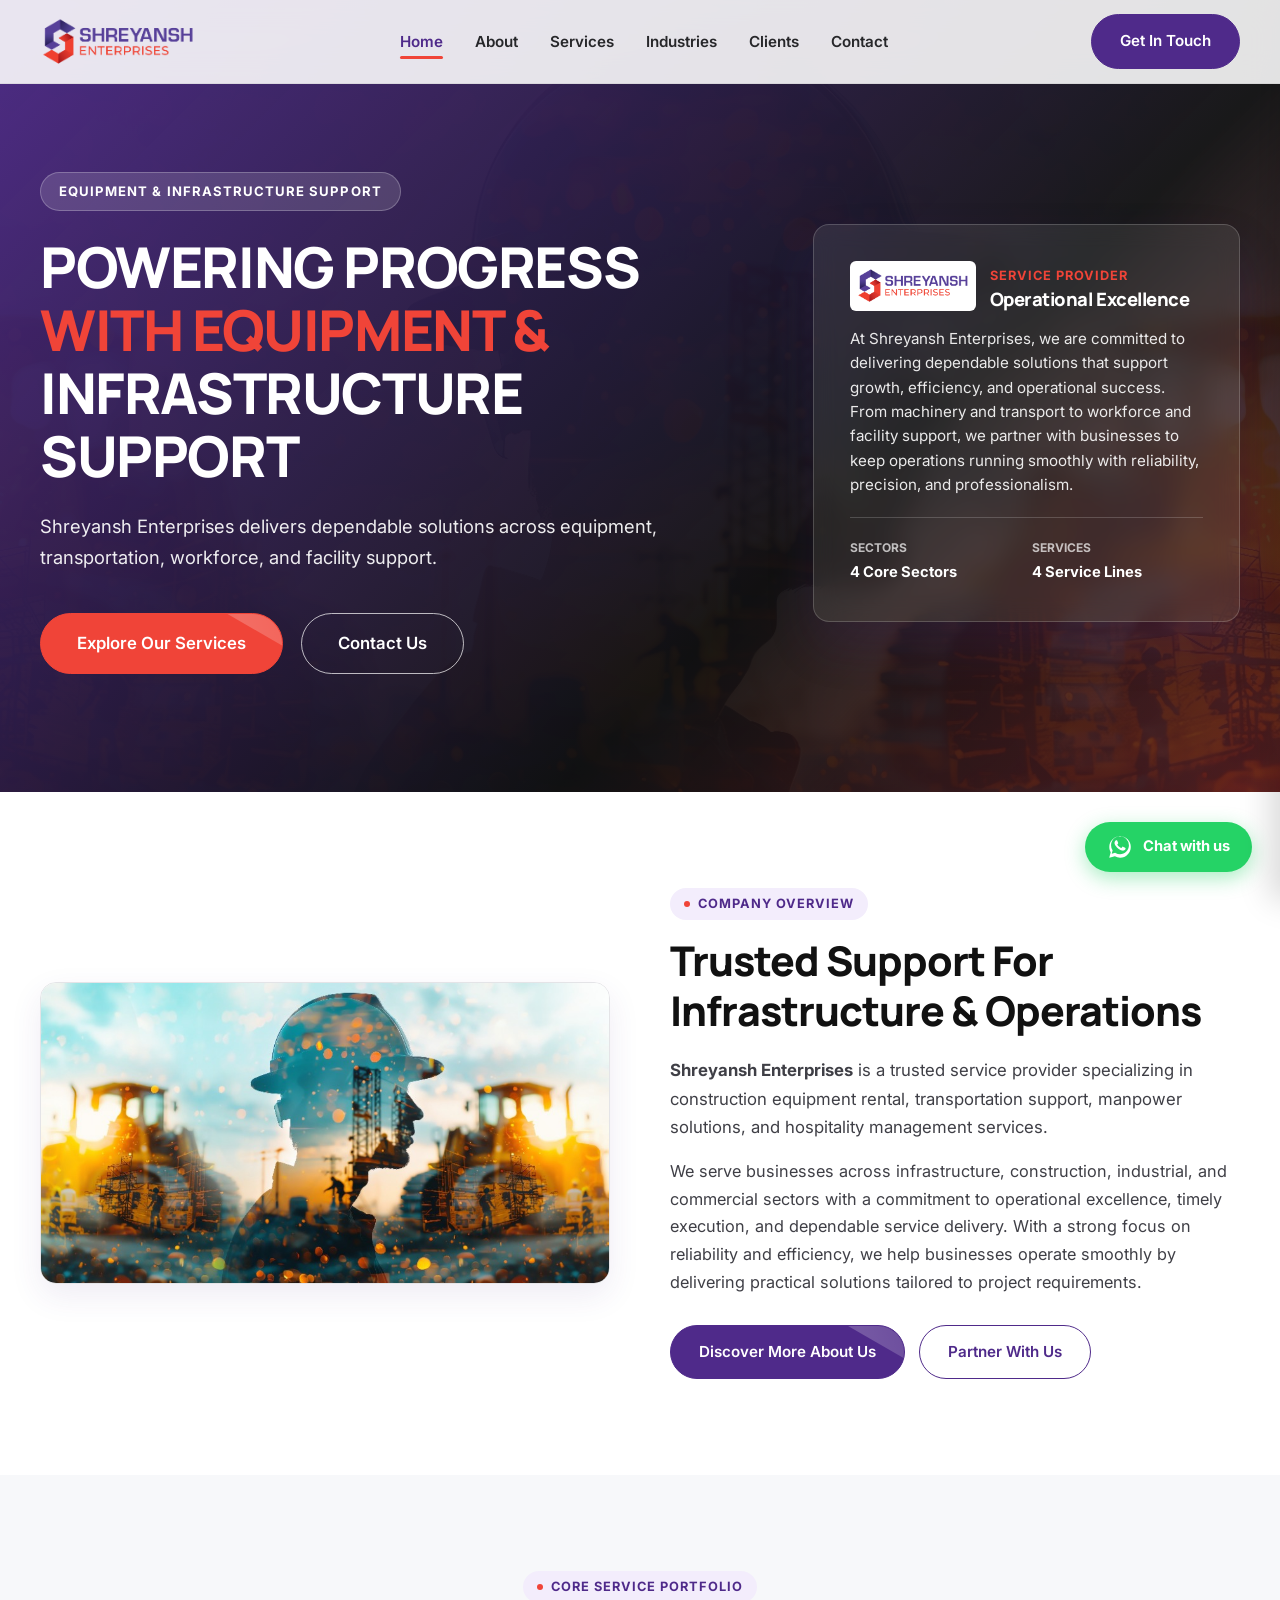
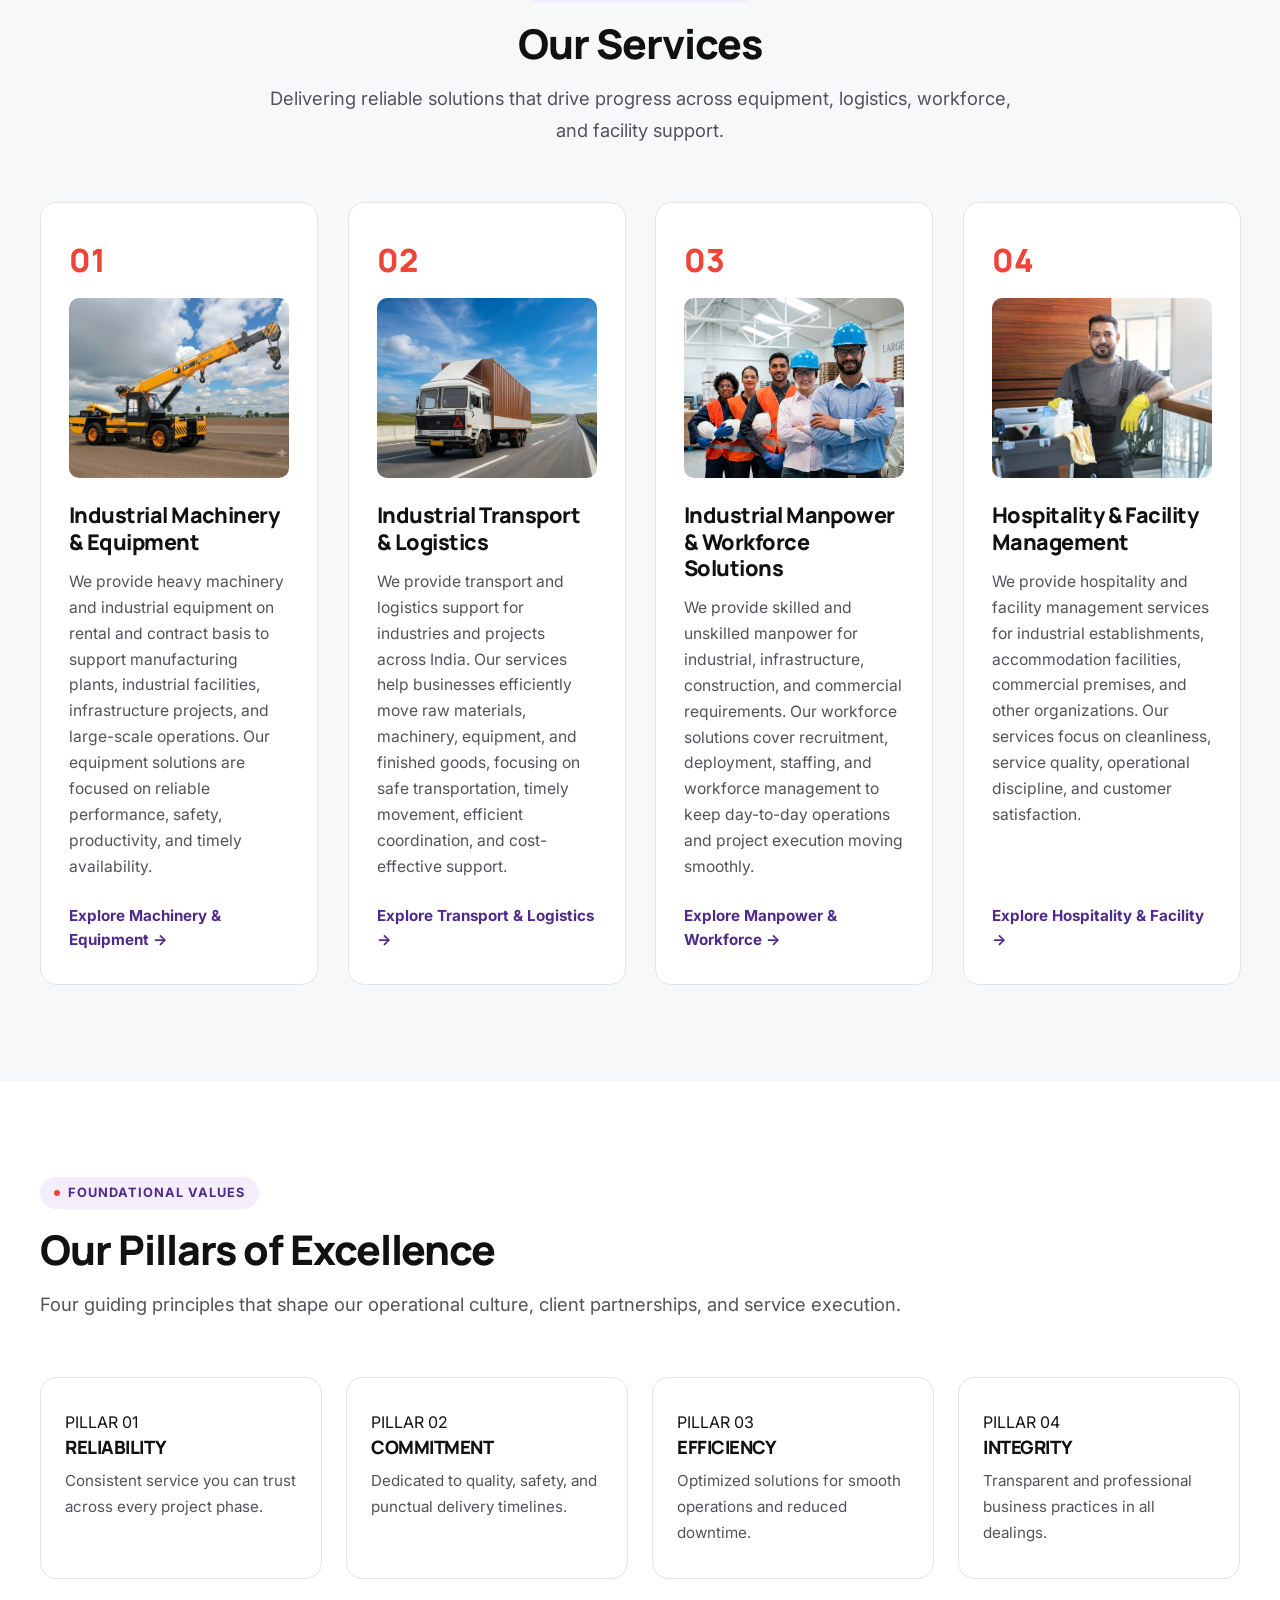
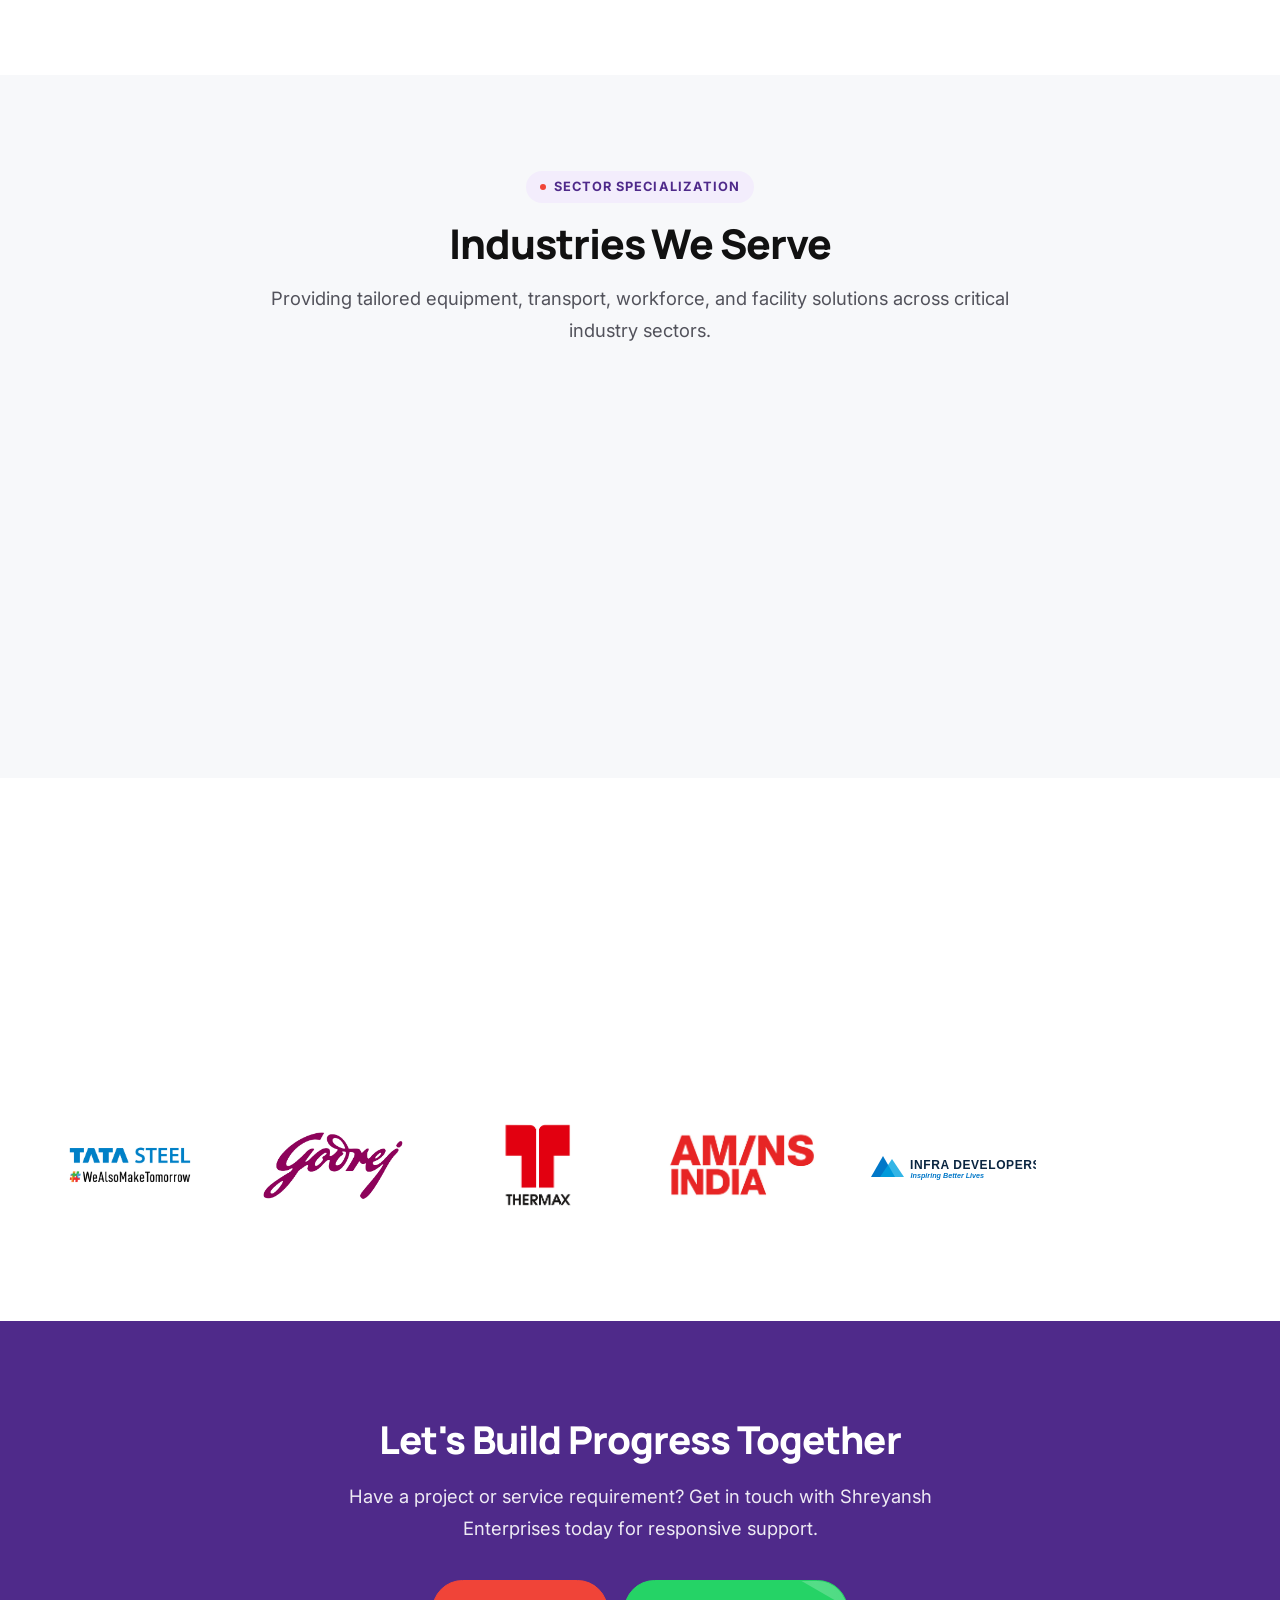
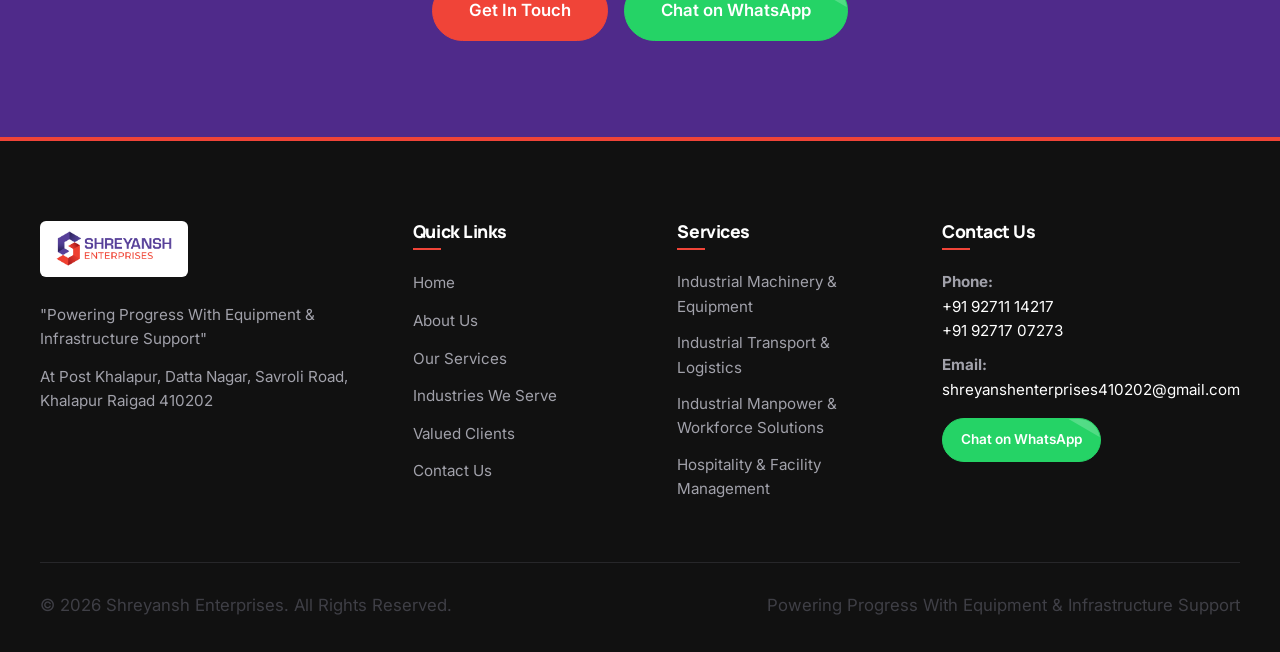
<file: index.html>
<!DOCTYPE html>
<html lang="en">
<head>
  <meta charset="UTF-8">
  <meta name="viewport" content="width=device-width, initial-scale=1.0">
  <title>Shreyansh Enterprises | Equipment &amp; Infrastructure Support</title>
  <meta name="description" content="Shreyansh Enterprises provides dependable solutions across Industrial Machinery & Equipment, Industrial Transport & Logistics, Industrial Manpower & Workforce Solutions, and Hospitality & Facility Management across India.">
  <meta name="keywords" content="Shreyansh Enterprises, Industrial Machinery & Equipment, Industrial Transport & Logistics, Industrial Manpower & Workforce Solutions, Hospitality & Facility Management, Equipment Rental, Infrastructure Support, Khalapur Raigad">
  
  <!-- Open Graph Metadata -->
  <meta property="og:title" content="Shreyansh Enterprises | Equipment &amp; Infrastructure Support">
  <meta property="og:description" content="Powering Progress With Equipment &amp; Infrastructure Support. Reliable machinery, logistics, workforce, and facility support.">
  <meta property="og:type" content="website">
  <meta property="og:url" content="https://www.shreyanshenterprises.com">
  <meta property="og:image" content="Cover Page.jpg">

  <!-- Favicon & Stylesheets -->
  <link rel="icon" type="image/png" href="Shreyansh Logo PNG.png">
  <link rel="stylesheet" href="styles/main.css">
</head>
<body>

  <!-- Header & Navigation Bar -->
  <header class="navbar">
    <div class="container navbar-container">
      <a href="index.html" class="navbar-logo" aria-label="Shreyansh Enterprises Home">
        <img src="Shreyansh Logo PNG.png" alt="Shreyansh Enterprises Logo">
      </a>

      <nav aria-label="Main Navigation">
        <ul class="nav-links">
          <li><a href="index.html" class="nav-link active">Home</a></li>
          <li><a href="about.html" class="nav-link">About</a></li>
          <li><a href="services.html" class="nav-link">Services</a></li>
          <li><a href="industries.html" class="nav-link">Industries</a></li>
          <li><a href="clients.html" class="nav-link">Clients</a></li>
          <li><a href="contact.html" class="nav-link">Contact</a></li>
        </ul>
      </nav>

      <div class="nav-cta">
        <a href="contact.html" class="btn btn-primary">Get In Touch</a>
        <button class="mobile-toggle" aria-label="Toggle mobile navigation menu" aria-expanded="false" aria-controls="mobile-menu">
          <svg viewBox="0 0 24 24"><path d="M3 18h18v-2H3v2zm0-5h18v-2H3v2zm0-7v2h18V6H3z"/></svg>
        </button>
      </div>
    </div>
  </header>

  <!-- Mobile Drawer Menu -->
  <div class="mobile-menu" id="mobile-menu" aria-label="Mobile Navigation Menu">
    <ul class="mobile-nav-links">
      <li><a href="index.html" class="mobile-nav-link active">Home</a></li>
      <li><a href="about.html" class="mobile-nav-link">About Us</a></li>
      <li><a href="services.html" class="mobile-nav-link">Our Services</a></li>
      <li><a href="industries.html" class="mobile-nav-link">Industries</a></li>
      <li><a href="clients.html" class="mobile-nav-link">Valued Clients</a></li>
      <li><a href="contact.html" class="mobile-nav-link">Contact Us</a></li>
    </ul>
    <div style="margin-top: auto; display: flex; flex-direction: column; gap: 12px;">
      <a href="contact.html" class="btn btn-primary" style="width: 100%;">Get In Touch</a>
      <a href="https://wa.me/919271707273?text=Hello%20Shreyansh%20Enterprises%2C%20I%20would%20like%20to%20know%20more%20about%20your%20services." target="_blank" rel="noopener" class="btn btn-whatsapp" style="width: 100%;">
        Chat on WhatsApp
      </a>
    </div>
  </div>

  <main>
    <!-- Hero Section -->
    <section class="hero-section">
      <div class="hero-bg-media">
        <img src="Cover Page.jpg" alt="Shreyansh Enterprises Infrastructure Operations Background">
      </div>
      <div class="hero-overlay"></div>

      <div class="container hero-container">
        <div class="hero-content">
          <div class="hero-tag">Equipment &amp; Infrastructure Support</div>
          <h1 class="hero-title">
            POWERING PROGRESS
            <span class="accent-text">WITH EQUIPMENT &amp;</span>
            INFRASTRUCTURE SUPPORT
          </h1>
          <p class="hero-subtitle">
            Shreyansh Enterprises delivers dependable solutions across equipment, transportation, workforce, and facility support.
          </p>
          <div class="hero-actions">
            <a href="services.html" class="btn btn-accent btn-lg">Explore Our Services</a>
            <a href="contact.html" class="btn btn-outline-white btn-lg">Contact Us</a>
          </div>
        </div>

        <div class="hero-card-stat">
          <div style="display: flex; align-items: center; gap: 14px; margin-bottom: 16px;">
            <div style="background: white; padding: 6px; border-radius: 6px; display: inline-flex;">
              <img src="Shreyansh Logo PNG.png" alt="Shreyansh Enterprises Emblem" style="height: 38px; width: auto;">
            </div>
            <div>
              <span style="font-size: 0.8rem; text-transform: uppercase; letter-spacing: 0.08em; color: var(--accent); font-weight: 700;">Service Provider</span>
              <h3 style="margin: 0; font-size: 1.15rem; color: white;">Operational Excellence</h3>
            </div>
          </div>
          <p style="font-size: 0.95rem; margin-bottom: 20px; line-height: 1.6; color: rgba(255,255,255,0.9);">
            At Shreyansh Enterprises, we are committed to delivering dependable solutions that support growth, efficiency, and operational success. From machinery and transport to workforce and facility support, we partner with businesses to keep operations running smoothly with reliability, precision, and professionalism.
          </p>
          <div style="display: grid; grid-template-columns: 1fr 1fr; gap: 12px; border-top: 1px solid rgba(255,255,255,0.18); padding-top: 16px;">
            <div>
              <span style="font-size: 0.75rem; color: rgba(255,255,255,0.7); text-transform: uppercase; font-weight: 700;">Sectors</span>
              <p style="color: white; font-weight: 700; margin: 0; font-size: 0.92rem;">4 Core Sectors</p>
            </div>
            <div>
              <span style="font-size: 0.75rem; color: rgba(255,255,255,0.7); text-transform: uppercase; font-weight: 700;">Services</span>
              <p style="color: white; font-weight: 700; margin: 0; font-size: 0.92rem;">4 Service Lines</p>
            </div>
          </div>
        </div>
      </div>
    </section>

    <!-- About Preview Section -->
    <section class="section">
      <div class="container">
        <div class="about-grid">
          <div class="about-image-wrapper">
            <img src="company-overview-hero.jpg" alt="Shreyansh Enterprises Industrial Infrastructure & Operations">
          </div>

          <div>
            <span class="section-badge">Company Overview</span>
            <h2 style="margin-bottom: 20px;">Trusted Support For Infrastructure &amp; Operations</h2>
            <p style="margin-bottom: 16px; font-size: 1.05rem;">
              <strong>Shreyansh Enterprises</strong> is a trusted service provider specializing in construction equipment rental, transportation support, manpower solutions, and hospitality management services.
            </p>
            <p style="margin-bottom: 28px; font-size: 1.02rem;">
              We serve businesses across infrastructure, construction, industrial, and commercial sectors with a commitment to operational excellence, timely execution, and dependable service delivery. With a strong focus on reliability and efficiency, we help businesses operate smoothly by delivering practical solutions tailored to project requirements.
            </p>
            <div style="display: flex; gap: 14px; flex-wrap: wrap;">
              <a href="about.html" class="btn btn-primary">Discover More About Us</a>
              <a href="contact.html" class="btn btn-outline">Partner With Us</a>
            </div>
          </div>
        </div>
      </div>
    </section>

    <!-- Services Section -->
    <section class="section section-light">
      <div class="container">
        <div class="section-header center">
          <span class="section-badge">Core Service Portfolio</span>
          <h2>Our Services</h2>
          <p class="section-subtitle">
            Delivering reliable solutions that drive progress across equipment, logistics, workforce, and facility support.
          </p>
        </div>

        <div class="services-grid">
          <!-- Service 01 -->
          <a href="services/heavy-machinery.html" class="service-card" aria-label="Explore Industrial Machinery & Equipment">
            <span class="service-number">01</span>
            <div class="service-card-media">
              <img src="Gemini_Generated_Image_9k3i379k3i379k3i.png" alt="Industrial Machinery & Equipment">
            </div>
            <h3 class="service-title">Industrial Machinery &amp; Equipment</h3>
            <p class="service-desc">
              We provide heavy machinery and industrial equipment on rental and contract basis to support manufacturing plants, industrial facilities, infrastructure projects, and large-scale operations. Our equipment solutions are focused on reliable performance, safety, productivity, and timely availability.
            </p>
            <span class="service-link">
              Explore Machinery &amp; Equipment &rarr;
            </span>
          </a>

          <!-- Service 02 -->
          <a href="services/transport.html" class="service-card" aria-label="Explore Industrial Transport & Logistics">
            <span class="service-number">02</span>
            <div class="service-card-media">
              <img src="transport-support.jpg" alt="Industrial Transport & Logistics">
            </div>
            <h3 class="service-title">Industrial Transport &amp; Logistics</h3>
            <p class="service-desc">
              We provide transport and logistics support for industries and projects across India. Our services help businesses efficiently move raw materials, machinery, equipment, and finished goods, focusing on safe transportation, timely movement, efficient coordination, and cost-effective support.
            </p>
            <span class="service-link">
              Explore Transport &amp; Logistics &rarr;
            </span>
          </a>

          <!-- Service 03 -->
          <a href="services/employee-management.html" class="service-card" aria-label="Explore Industrial Manpower & Workforce Solutions">
            <span class="service-number">03</span>
            <div class="service-card-media">
              <img src="Workers_link.jpg" alt="Industrial Manpower & Workforce Solutions">
            </div>
            <h3 class="service-title">Industrial Manpower &amp; Workforce Solutions</h3>
            <p class="service-desc">
              We provide skilled and unskilled manpower for industrial, infrastructure, construction, and commercial requirements. Our workforce solutions cover recruitment, deployment, staffing, and workforce management to keep day-to-day operations and project execution moving smoothly.
            </p>
            <span class="service-link">
              Explore Manpower &amp; Workforce &rarr;
            </span>
          </a>

          <!-- Service 04 -->
          <a href="services/hospitality-management.html" class="service-card" aria-label="Explore Hospitality & Facility Management">
            <span class="service-number">04</span>
            <div class="service-card-media">
              <img src="HOSPITALITY MANAGEMENT.jpg" alt="Hospitality & Facility Management">
            </div>
            <h3 class="service-title">Hospitality &amp; Facility Management</h3>
            <p class="service-desc">
              We provide hospitality and facility management services for industrial establishments, accommodation facilities, commercial premises, and other organizations. Our services focus on cleanliness, service quality, operational discipline, and customer satisfaction.
            </p>
            <span class="service-link">
              Explore Hospitality &amp; Facility &rarr;
            </span>
          </a>
        </div>
      </div>
    </section>

    <!-- Strategic Pillars Section -->
    <section class="section">
      <div class="container">
        <div class="section-header">
          <span class="section-badge">Foundational Values</span>
          <h2>Our Pillars of Excellence</h2>
          <p class="section-subtitle">
            Four guiding principles that shape our operational culture, client partnerships, and service execution.
          </p>
        </div>

        <div class="pillars-grid">
          <div class="pillar-card">
            <div class="pillar-num">PILLAR 01</div>
            <h3 class="pillar-title">RELIABILITY</h3>
            <p class="pillar-desc">Consistent service you can trust across every project phase.</p>
          </div>

          <div class="pillar-card">
            <div class="pillar-num">PILLAR 02</div>
            <h3 class="pillar-title">COMMITMENT</h3>
            <p class="pillar-desc">Dedicated to quality, safety, and punctual delivery timelines.</p>
          </div>

          <div class="pillar-card">
            <div class="pillar-num">PILLAR 03</div>
            <h3 class="pillar-title">EFFICIENCY</h3>
            <p class="pillar-desc">Optimized solutions for smooth operations and reduced downtime.</p>
          </div>

          <div class="pillar-card">
            <div class="pillar-num">PILLAR 04</div>
            <h3 class="pillar-title">INTEGRITY</h3>
            <p class="pillar-desc">Transparent and professional business practices in all dealings.</p>
          </div>
        </div>
      </div>
    </section>

    <!-- Industries Section -->
    <section class="section section-light">
      <div class="container">
        <div class="section-header center">
          <span class="section-badge">Sector Specialization</span>
          <h2>Industries We Serve</h2>
          <p class="section-subtitle">
            Providing tailored equipment, transport, workforce, and facility solutions across critical industry sectors.
          </p>
        </div>

        <div class="industries-grid">
          <div class="industry-card">
            <img src="civil-engineer-construction-worker-manager-holding-digital-tablet-blueprints-talking-planing-about-construction-site-cooperation-teamwork-concept.jpg" alt="Infrastructure Sector Support">
            <div class="industry-overlay">
              <span class="industry-num">SECTOR 01</span>
              <h3 class="industry-title">Infrastructure</h3>
            </div>
          </div>

          <div class="industry-card">
            <img src="HEAVY MACHINERY SUPPLY.jpg" alt="Construction Sector Support">
            <div class="industry-overlay">
              <span class="industry-num">SECTOR 02</span>
              <h3 class="industry-title">Construction</h3>
            </div>
          </div>

          <div class="industry-card">
            <img src="transport-support.jpg" alt="Industrial Sector Support">
            <div class="industry-overlay">
              <span class="industry-num">SECTOR 03</span>
              <h3 class="industry-title">Industrial</h3>
            </div>
          </div>

          <div class="industry-card">
            <img src="HOSPITALITY MANAGEMENT.jpg" alt="Commercial Sector Support">
            <div class="industry-overlay">
              <span class="industry-num">SECTOR 04</span>
              <h3 class="industry-title">Commercial</h3>
            </div>
          </div>
        </div>
      </div>
    </section>

    <!-- Valued Clients Section -->
    <section class="section">
      <div class="container">
        <div class="section-header center">
          <span class="section-badge">Client Portfolio</span>
          <h2>Our Valued Clients</h2>
          <p class="section-subtitle">
            Organizations supported with dependable equipment, transport logistics, and facility services.
          </p>
        </div>

        <div class="logo-wall">
          <div class="logo-item" title="Tata Steel">
            <img src="TATA Steel Logo_Rev-01.png" alt="Tata Steel Logo">
          </div>
          <div class="logo-item" title="Godrej">
            <img src="Godrej_Enterprises_Group_Logo_68c09297e3.webp" alt="Godrej Logo">
          </div>
          <div class="logo-item" title="Thermax">
            <img src="Thermax-Logo.wine.png" alt="Thermax Logo">
          </div>
          <div class="logo-item" title="AM/NS India">
            <img src="13654ff5-1f10-47cd-94e4-a8bb5aa02f08_AMNS-India-logo01-_2_.avif" alt="AM/NS India Logo">
          </div>
          <div class="logo-item" title="Infra Developers">
            <img src="assets/images/clients/infra-developers.svg" alt="Infra Developers Logo">
          </div>
        </div>
      </div>
    </section>

    <!-- Call-to-Action Banner -->
    <section class="section section-purple">
      <div class="container" style="text-align: center;">
        <h2 style="font-size: 2.4rem; margin-bottom: 18px;">Let's Build Progress Together</h2>
        <p style="font-size: 1.15rem; max-width: 660px; margin: 0 auto 36px;">
          Have a project or service requirement? Get in touch with Shreyansh Enterprises today for responsive support.
        </p>
        <div style="display: flex; gap: 16px; justify-content: center; flex-wrap: wrap;">
          <a href="contact.html" class="btn btn-accent btn-lg">Get In Touch</a>
          <a href="https://wa.me/919271707273?text=Hello%20Shreyansh%20Enterprises%2C%20I%20would%20like%20to%20know%20more%20about%20your%20services." target="_blank" rel="noopener" class="btn btn-whatsapp btn-lg">
            Chat on WhatsApp
          </a>
        </div>
      </div>
    </section>
  </main>

  <!-- Footer -->
  <footer class="footer">
    <div class="container">
      <div class="footer-grid">
        <div>
          <div class="footer-logo-container">
            <img src="Shreyansh Logo PNG.png" alt="Shreyansh Enterprises Logo" class="footer-logo">
          </div>
          <p class="footer-desc">
            "Powering Progress With Equipment &amp; Infrastructure Support"
          </p>
          <p class="footer-desc" style="margin-top: 14px;">
            At Post Khalapur, Datta Nagar, Savroli Road, Khalapur Raigad 410202
          </p>
        </div>

        <div>
          <h4 class="footer-title">Quick Links</h4>
          <ul class="footer-links">
            <li><a href="index.html" class="footer-link">Home</a></li>
            <li><a href="about.html" class="footer-link">About Us</a></li>
            <li><a href="services.html" class="footer-link">Our Services</a></li>
            <li><a href="industries.html" class="footer-link">Industries We Serve</a></li>
            <li><a href="clients.html" class="footer-link">Valued Clients</a></li>
            <li><a href="contact.html" class="footer-link">Contact Us</a></li>
          </ul>
        </div>

        <div>
          <h4 class="footer-title">Services</h4>
          <ul class="footer-links">
            <li><a href="services/heavy-machinery.html" class="footer-link">Industrial Machinery &amp; Equipment</a></li>
            <li><a href="services/transport.html" class="footer-link">Industrial Transport &amp; Logistics</a></li>
            <li><a href="services/employee-management.html" class="footer-link">Industrial Manpower &amp; Workforce Solutions</a></li>
            <li><a href="services/hospitality-management.html" class="footer-link">Hospitality &amp; Facility Management</a></li>
          </ul>
        </div>

        <div>
          <h4 class="footer-title">Contact Us</h4>
          <p class="footer-desc" style="margin-bottom: 10px;">
            <strong>Phone:</strong><br>
            <a href="tel:+919271114217" style="color: var(--white);">+91 92711 14217</a><br>
            <a href="tel:+919271707273" style="color: var(--white);">+91 92717 07273</a>
          </p>
          <p class="footer-desc" style="margin-bottom: 16px;">
            <strong>Email:</strong><br>
            <a href="mailto:shreyanshenterprises410202@gmail.com" style="color: var(--white);">shreyanshenterprises410202@gmail.com</a>
          </p>
          <a href="https://wa.me/919271707273?text=Hello%20Shreyansh%20Enterprises%2C%20I%20would%20like%20to%20know%20more%20about%20your%20services." target="_blank" rel="noopener" class="btn btn-whatsapp" style="padding: 10px 18px; font-size: 0.85rem;">
            Chat on WhatsApp
          </a>
        </div>
      </div>

      <div class="footer-bottom">
        <p>&copy; 2026 Shreyansh Enterprises. All Rights Reserved.</p>
        <p>Powering Progress With Equipment &amp; Infrastructure Support</p>
      </div>
    </div>
  </footer>

  <!-- Floating WhatsApp Widget -->
  <a href="https://wa.me/919271707273?text=Hello%20Shreyansh%20Enterprises%2C%20I%20would%20like%20to%20know%20more%20about%20your%20services." target="_blank" rel="noopener" class="floating-whatsapp" title="Chat with us on WhatsApp" aria-label="Chat with us on WhatsApp">
    <svg viewBox="0 0 24 24"><path d="M12.04 2c-5.46 0-9.91 4.45-9.91 9.91 0 1.75.46 3.45 1.32 4.95L2.05 22l5.25-1.38c1.45.79 3.08 1.21 4.74 1.21 5.46 0 9.91-4.45 9.91-9.91 0-2.65-1.03-5.14-2.9-7.01A9.84 9.84 0 0012.04 2zm.01 16.67c-1.49 0-2.95-.4-4.23-1.16l-.3-.18-3.14.82.84-3.06-.2-.31a8.18 8.18 0 01-1.26-4.37c0-4.54 3.7-8.24 8.24-8.24 2.2 0 4.27.86 5.82 2.42a8.18 8.18 0 012.42 5.82c0 4.54-3.7 8.24-8.19 8.24zm4.51-6.16c-.25-.12-1.47-.72-1.69-.8-.23-.08-.39-.12-.56.12-.17.25-.64.8-.79.97-.15.17-.3.19-.55.07-.25-.12-1.05-.39-2-1.23-.74-.66-1.24-1.47-1.39-1.72-.15-.25-.02-.38.11-.5.11-.11.25-.29.37-.43.12-.14.16-.25.25-.42.08-.17.04-.31-.02-.43s-.56-1.35-.77-1.85c-.2-.48-.41-.42-.56-.43h-.48c-.17 0-.44.06-.67.31-.23.25-.88.86-.88 2.1 0 1.24.9 2.44 1.03 2.61.12.17 1.77 2.71 4.29 3.8.6.26 1.07.41 1.44.53.61.19 1.16.17 1.6.1.49-.07 1.47-.6 1.68-1.18.21-.58.21-1.07.15-1.18-.07-.11-.22-.17-.47-.3z"/></svg>
    <span>Chat with us</span>
  </a>

  <!-- Script -->
  <script src="scripts/app.js"></script>
</body>
</html>
</file>
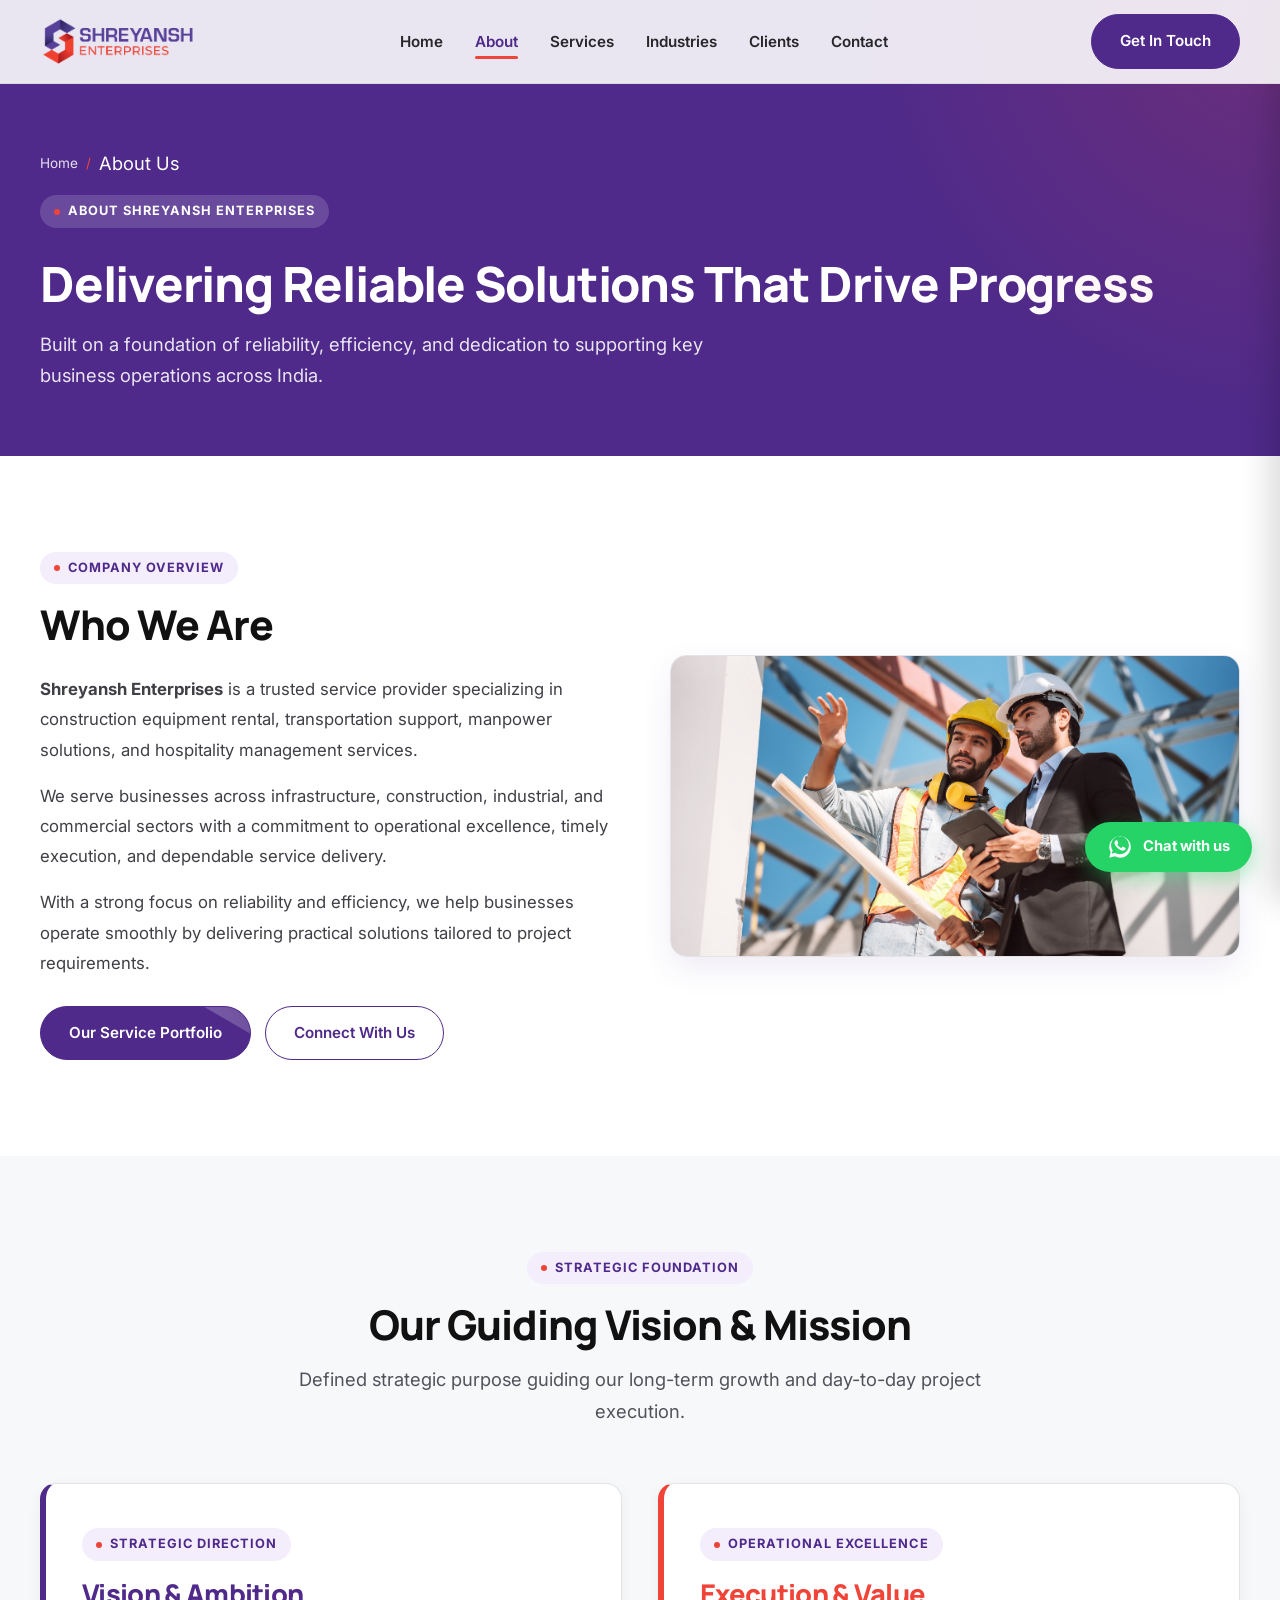
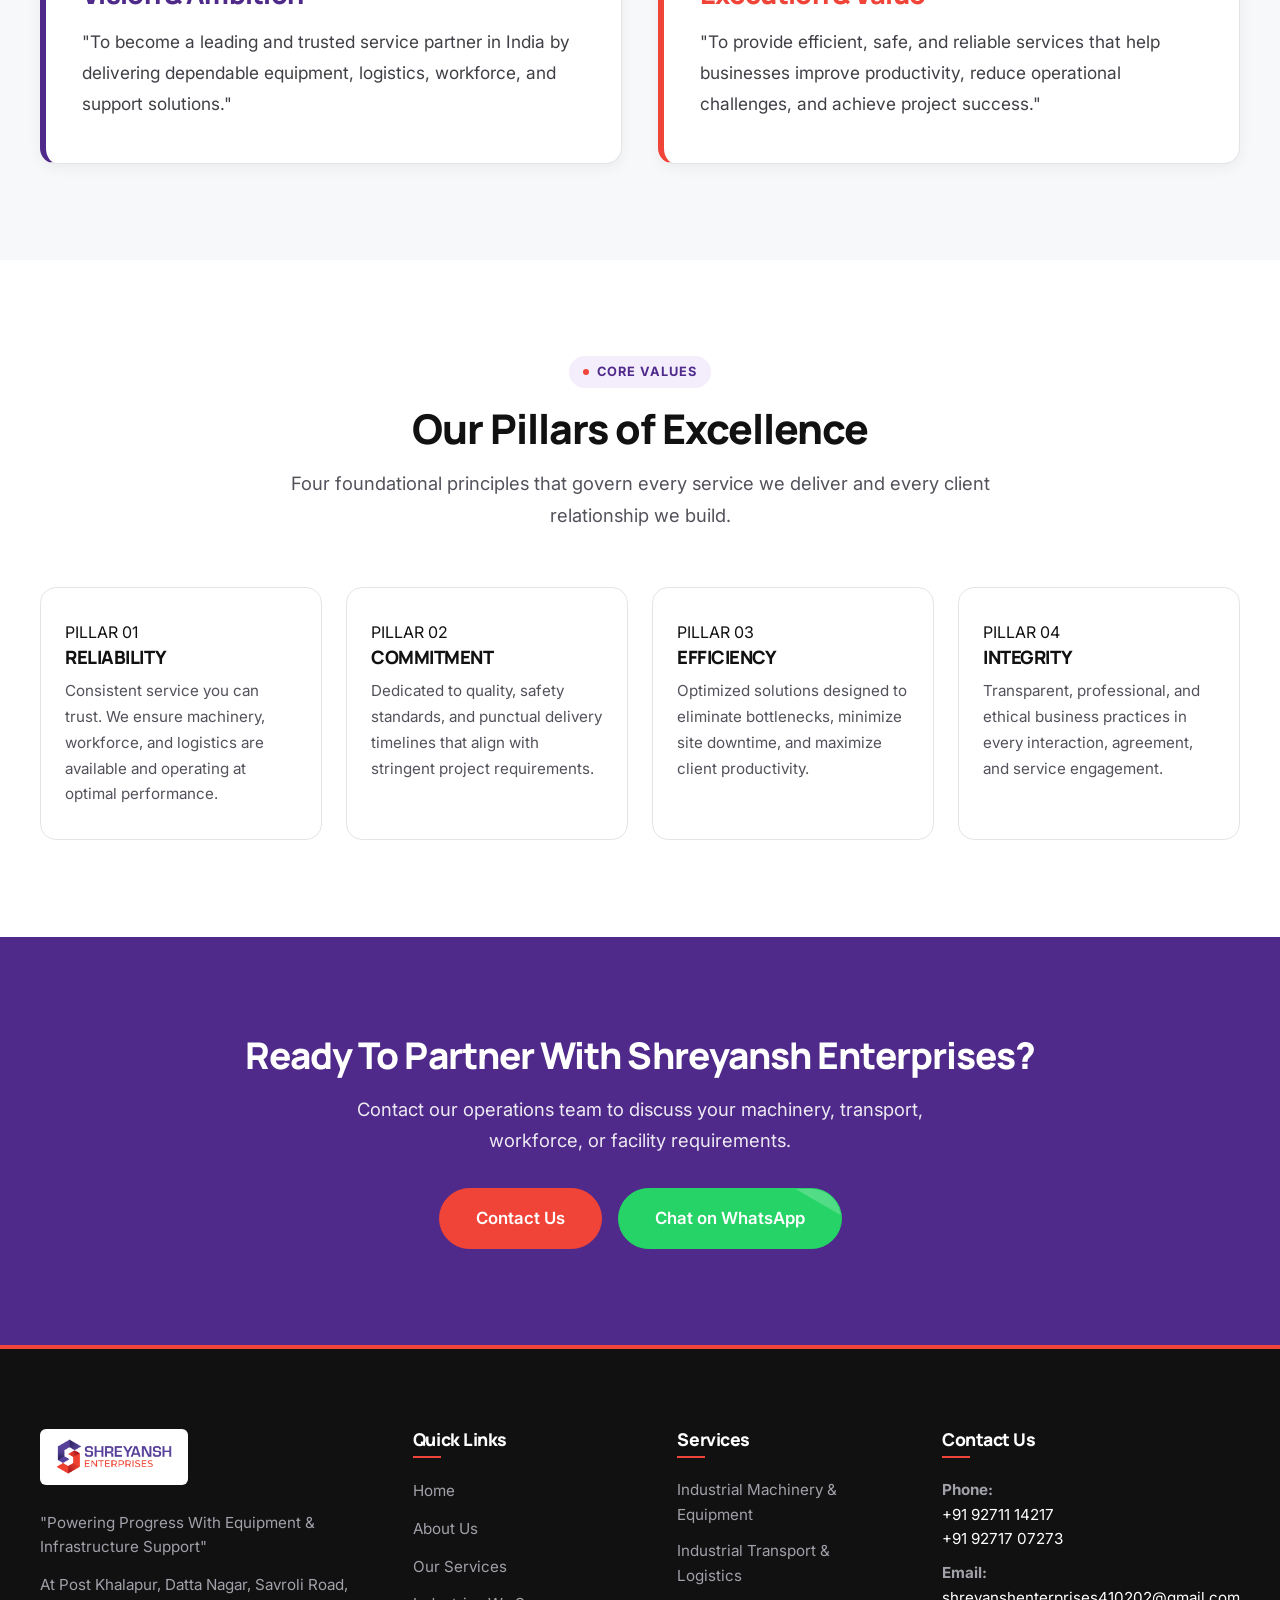
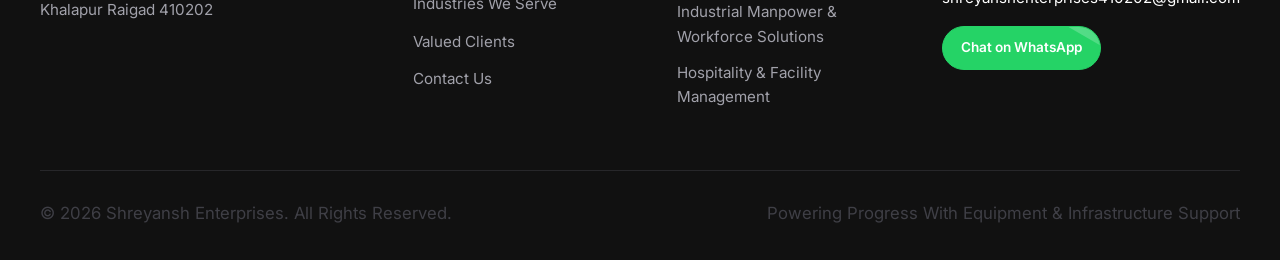
<file: about.html>
<!DOCTYPE html>
<html lang="en">
<head>
  <meta charset="UTF-8">
  <meta name="viewport" content="width=device-width, initial-scale=1.0">
  <title>About Us | Shreyansh Enterprises</title>
  <meta name="description" content="Learn about Shreyansh Enterprises - a trusted service provider specializing in construction equipment rental, transportation support, manpower solutions, and hospitality management services.">
  <meta name="keywords" content="About Shreyansh Enterprises, Strategic Direction, Operational Excellence, Pillars of Excellence, Equipment Rental Company, Khalapur Raigad">
  
  <meta property="og:title" content="About Us | Shreyansh Enterprises">
  <meta property="og:description" content="Delivering reliable solutions that drive progress across equipment, logistics, workforce, and facility support.">
  <meta property="og:type" content="website">
  <meta property="og:url" content="https://www.shreyanshenterprises.com/about.html">

  <link rel="icon" type="image/png" href="Shreyansh Logo PNG.png">
  <link rel="stylesheet" href="styles/main.css">
</head>
<body>

  <!-- Navigation Bar -->
  <header class="navbar">
    <div class="container navbar-container">
      <a href="index.html" class="navbar-logo" aria-label="Shreyansh Enterprises Home">
        <img src="Shreyansh Logo PNG.png" alt="Shreyansh Enterprises Logo">
      </a>

      <nav aria-label="Main Navigation">
        <ul class="nav-links">
          <li><a href="index.html" class="nav-link">Home</a></li>
          <li><a href="about.html" class="nav-link active">About</a></li>
          <li><a href="services.html" class="nav-link">Services</a></li>
          <li><a href="industries.html" class="nav-link">Industries</a></li>
          <li><a href="clients.html" class="nav-link">Clients</a></li>
          <li><a href="contact.html" class="nav-link">Contact</a></li>
        </ul>
      </nav>

      <div class="nav-cta">
        <a href="contact.html" class="btn btn-primary">Get In Touch</a>
        <button class="mobile-toggle" aria-label="Toggle navigation menu" aria-expanded="false" aria-controls="mobile-menu">
          <svg viewBox="0 0 24 24"><path d="M3 18h18v-2H3v2zm0-5h18v-2H3v2zm0-7v2h18V6H3z"/></svg>
        </button>
      </div>
    </div>
  </header>

  <!-- Mobile Drawer Menu -->
  <div class="mobile-menu" id="mobile-menu" aria-label="Mobile Navigation Menu">
    <ul class="mobile-nav-links">
      <li><a href="index.html" class="mobile-nav-link">Home</a></li>
      <li><a href="about.html" class="mobile-nav-link active">About Us</a></li>
      <li><a href="services.html" class="mobile-nav-link">Our Services</a></li>
      <li><a href="industries.html" class="mobile-nav-link">Industries</a></li>
      <li><a href="clients.html" class="mobile-nav-link">Valued Clients</a></li>
      <li><a href="contact.html" class="mobile-nav-link">Contact Us</a></li>
    </ul>
    <div style="margin-top: auto; display: flex; flex-direction: column; gap: 12px;">
      <a href="contact.html" class="btn btn-primary" style="width: 100%;">Get In Touch</a>
      <a href="https://wa.me/919271707273?text=Hello%20Shreyansh%20Enterprises%2C%20I%20would%20like%20to%20know%20more%20about%20your%20services." target="_blank" rel="noopener" class="btn btn-whatsapp" style="width: 100%;">
        Chat on WhatsApp
      </a>
    </div>
  </div>

  <main>
    <!-- Subpage Header -->
    <section class="subpage-hero">
      <div class="container">
        <div class="breadcrumbs">
          <a href="index.html">Home</a>
          <span>/</span>
          <p style="margin: 0; color: white; display: inline;">About Us</p>
        </div>
        <span class="section-badge" style="background: rgba(255,255,255,0.15); color: white;">About Shreyansh Enterprises</span>
        <h1>Delivering Reliable Solutions That Drive Progress</h1>
        <p>
          Built on a foundation of reliability, efficiency, and dedication to supporting key business operations across India.
        </p>
      </div>
    </section>

    <!-- Company Overview -->
    <section class="section">
      <div class="container">
        <div class="about-grid">
          <div>
            <span class="section-badge">Company Overview</span>
            <h2 style="margin-bottom: 24px;">Who We Are</h2>
            <p style="margin-bottom: 16px; font-size: 1.05rem; line-height: 1.8;">
              <strong>Shreyansh Enterprises</strong> is a trusted service provider specializing in construction equipment rental, transportation support, manpower solutions, and hospitality management services.
            </p>
            <p style="margin-bottom: 16px; line-height: 1.8;">
              We serve businesses across infrastructure, construction, industrial, and commercial sectors with a commitment to operational excellence, timely execution, and dependable service delivery.
            </p>
            <p style="margin-bottom: 28px; line-height: 1.8;">
              With a strong focus on reliability and efficiency, we help businesses operate smoothly by delivering practical solutions tailored to project requirements.
            </p>
            <div style="display: flex; gap: 14px; flex-wrap: wrap;">
              <a href="services.html" class="btn btn-primary">Our Service Portfolio</a>
              <a href="contact.html" class="btn btn-outline">Connect With Us</a>
            </div>
          </div>

          <div class="about-image-wrapper">
            <img src="civil-engineer-construction-worker-manager-holding-digital-tablet-blueprints-talking-planing-about-construction-site-cooperation-teamwork-concept.jpg" alt="Shreyansh Enterprises Project Operations">
          </div>
        </div>
      </div>
    </section>

    <!-- Strategic Direction & Operational Excellence -->
    <section class="section section-light">
      <div class="container">
        <div class="section-header center">
          <span class="section-badge">Strategic Foundation</span>
          <h2>Our Guiding Vision &amp; Mission</h2>
          <p class="section-subtitle">
            Defined strategic purpose guiding our long-term growth and day-to-day project execution.
          </p>
        </div>

        <div style="display: grid; grid-template-columns: repeat(auto-fit, minmax(320px, 1fr)); gap: 36px;">
          <div style="background: var(--white); padding: 44px 36px; border-radius: var(--radius-lg); border-left: 6px solid var(--primary); box-shadow: var(--shadow-sm); border-top: 1px solid var(--gray-200); border-right: 1px solid var(--gray-200); border-bottom: 1px solid var(--gray-200);">
            <span class="section-badge">Strategic Direction</span>
            <h3 style="font-size: 1.7rem; margin-bottom: 16px; color: var(--primary);">Vision &amp; Ambition</h3>
            <p style="font-size: 1.08rem; line-height: 1.8; color: var(--gray-700);">
              "To become a leading and trusted service partner in India by delivering dependable equipment, logistics, workforce, and support solutions."
            </p>
          </div>

          <div style="background: var(--white); padding: 44px 36px; border-radius: var(--radius-lg); border-left: 6px solid var(--accent); box-shadow: var(--shadow-sm); border-top: 1px solid var(--gray-200); border-right: 1px solid var(--gray-200); border-bottom: 1px solid var(--gray-200);">
            <span class="section-badge">Operational Excellence</span>
            <h3 style="font-size: 1.7rem; margin-bottom: 16px; color: var(--accent);">Execution &amp; Value</h3>
            <p style="font-size: 1.08rem; line-height: 1.8; color: var(--gray-700);">
              "To provide efficient, safe, and reliable services that help businesses improve productivity, reduce operational challenges, and achieve project success."
            </p>
          </div>
        </div>
      </div>
    </section>

    <!-- Pillars of Excellence -->
    <section class="section">
      <div class="container">
        <div class="section-header center">
          <span class="section-badge">Core Values</span>
          <h2>Our Pillars of Excellence</h2>
          <p class="section-subtitle">
            Four foundational principles that govern every service we deliver and every client relationship we build.
          </p>
        </div>

        <div class="pillars-grid">
          <div class="pillar-card">
            <div class="pillar-num">PILLAR 01</div>
            <h3 class="pillar-title">RELIABILITY</h3>
            <p class="pillar-desc">
              Consistent service you can trust. We ensure machinery, workforce, and logistics are available and operating at optimal performance.
            </p>
          </div>

          <div class="pillar-card">
            <div class="pillar-num">PILLAR 02</div>
            <h3 class="pillar-title">COMMITMENT</h3>
            <p class="pillar-desc">
              Dedicated to quality, safety standards, and punctual delivery timelines that align with stringent project requirements.
            </p>
          </div>

          <div class="pillar-card">
            <div class="pillar-num">PILLAR 03</div>
            <h3 class="pillar-title">EFFICIENCY</h3>
            <p class="pillar-desc">
              Optimized solutions designed to eliminate bottlenecks, minimize site downtime, and maximize client productivity.
            </p>
          </div>

          <div class="pillar-card">
            <div class="pillar-num">PILLAR 04</div>
            <h3 class="pillar-title">INTEGRITY</h3>
            <p class="pillar-desc">
              Transparent, professional, and ethical business practices in every interaction, agreement, and service engagement.
            </p>
          </div>
        </div>
      </div>
    </section>

    <!-- Call to Action Banner -->
    <section class="section section-purple">
      <div class="container" style="text-align: center;">
        <h2 style="font-size: 2.3rem; margin-bottom: 16px;">Ready To Partner With Shreyansh Enterprises?</h2>
        <p style="font-size: 1.15rem; max-width: 660px; margin: 0 auto 32px;">
          Contact our operations team to discuss your machinery, transport, workforce, or facility requirements.
        </p>
        <div style="display: flex; gap: 16px; justify-content: center; flex-wrap: wrap;">
          <a href="contact.html" class="btn btn-accent btn-lg">Contact Us</a>
          <a href="https://wa.me/919271707273?text=Hello%20Shreyansh%20Enterprises%2C%20I%20would%20like%20to%20know%20more%20about%20your%20services." target="_blank" rel="noopener" class="btn btn-whatsapp btn-lg">
            Chat on WhatsApp
          </a>
        </div>
      </div>
    </section>
  </main>

  <!-- Footer -->
  <footer class="footer">
    <div class="container">
      <div class="footer-grid">
        <div>
          <div class="footer-logo-container">
            <img src="Shreyansh Logo PNG.png" alt="Shreyansh Enterprises Logo" class="footer-logo">
          </div>
          <p class="footer-desc">"Powering Progress With Equipment &amp; Infrastructure Support"</p>
          <p class="footer-desc" style="margin-top: 14px;">
            At Post Khalapur, Datta Nagar, Savroli Road, Khalapur Raigad 410202
          </p>
        </div>

        <div>
          <h4 class="footer-title">Quick Links</h4>
          <ul class="footer-links">
            <li><a href="index.html" class="footer-link">Home</a></li>
            <li><a href="about.html" class="footer-link">About Us</a></li>
            <li><a href="services.html" class="footer-link">Our Services</a></li>
            <li><a href="industries.html" class="footer-link">Industries We Serve</a></li>
            <li><a href="clients.html" class="footer-link">Valued Clients</a></li>
            <li><a href="contact.html" class="footer-link">Contact Us</a></li>
          </ul>
        </div>

        <div>
          <h4 class="footer-title">Services</h4>
          <ul class="footer-links">
            <li><a href="services/heavy-machinery.html" class="footer-link">Industrial Machinery &amp; Equipment</a></li>
            <li><a href="services/transport.html" class="footer-link">Industrial Transport &amp; Logistics</a></li>
            <li><a href="services/employee-management.html" class="footer-link">Industrial Manpower &amp; Workforce Solutions</a></li>
            <li><a href="services/hospitality-management.html" class="footer-link">Hospitality &amp; Facility Management</a></li>
          </ul>
        </div>

        <div>
          <h4 class="footer-title">Contact Us</h4>
          <p class="footer-desc" style="margin-bottom: 10px;">
            <strong>Phone:</strong><br>
            <a href="tel:+919271114217" style="color: var(--white);">+91 92711 14217</a><br>
            <a href="tel:+919271707273" style="color: var(--white);">+91 92717 07273</a>
          </p>
          <p class="footer-desc" style="margin-bottom: 16px;">
            <strong>Email:</strong><br>
            <a href="mailto:shreyanshenterprises410202@gmail.com" style="color: var(--white);">shreyanshenterprises410202@gmail.com</a>
          </p>
          <a href="https://wa.me/919271707273?text=Hello%20Shreyansh%20Enterprises%2C%20I%20would%20like%20to%20know%20more%20about%20your%20services." target="_blank" rel="noopener" class="btn btn-whatsapp" style="padding: 10px 18px; font-size: 0.85rem;">
            Chat on WhatsApp
          </a>
        </div>
      </div>

      <div class="footer-bottom">
        <p>&copy; 2026 Shreyansh Enterprises. All Rights Reserved.</p>
        <p>Powering Progress With Equipment &amp; Infrastructure Support</p>
      </div>
    </div>
  </footer>

  <!-- Floating WhatsApp Widget -->
  <a href="https://wa.me/919271707273?text=Hello%20Shreyansh%20Enterprises%2C%20I%20would%20like%20to%20know%20more%20about%20your%20services." target="_blank" rel="noopener" class="floating-whatsapp" title="Chat with us on WhatsApp" aria-label="Chat with us on WhatsApp">
    <svg viewBox="0 0 24 24"><path d="M12.04 2c-5.46 0-9.91 4.45-9.91 9.91 0 1.75.46 3.45 1.32 4.95L2.05 22l5.25-1.38c1.45.79 3.08 1.21 4.74 1.21 5.46 0 9.91-4.45 9.91-9.91 0-2.65-1.03-5.14-2.9-7.01A9.84 9.84 0 0012.04 2zm.01 16.67c-1.49 0-2.95-.4-4.23-1.16l-.3-.18-3.14.82.84-3.06-.2-.31a8.18 8.18 0 01-1.26-4.37c0-4.54 3.7-8.24 8.24-8.24 2.2 0 4.27.86 5.82 2.42a8.18 8.18 0 012.42 5.82c0 4.54-3.7 8.24-8.19 8.24zm4.51-6.16c-.25-.12-1.47-.72-1.69-.8-.23-.08-.39-.12-.56.12-.17.25-.64.8-.79.97-.15.17-.3.19-.55.07-.25-.12-1.05-.39-2-1.23-.74-.66-1.24-1.47-1.39-1.72-.15-.25-.02-.38.11-.5.11-.11.25-.29.37-.43.12-.14.16-.25.25-.42.08-.17.04-.31-.02-.43s-.56-1.35-.77-1.85c-.2-.48-.41-.42-.56-.43h-.48c-.17 0-.44.06-.67.31-.23.25-.88.86-.88 2.1 0 1.24.9 2.44 1.03 2.61.12.17 1.77 2.71 4.29 3.8.6.26 1.07.41 1.44.53.61.19 1.16.17 1.6.1.49-.07 1.47-.6 1.68-1.18.21-.58.21-1.07.15-1.18-.07-.11-.22-.17-.47-.3z"/></svg>
    <span>Chat with us</span>
  </a>

  <!-- Script -->
  <script src="scripts/app.js"></script>
</body>
</html>
</file>
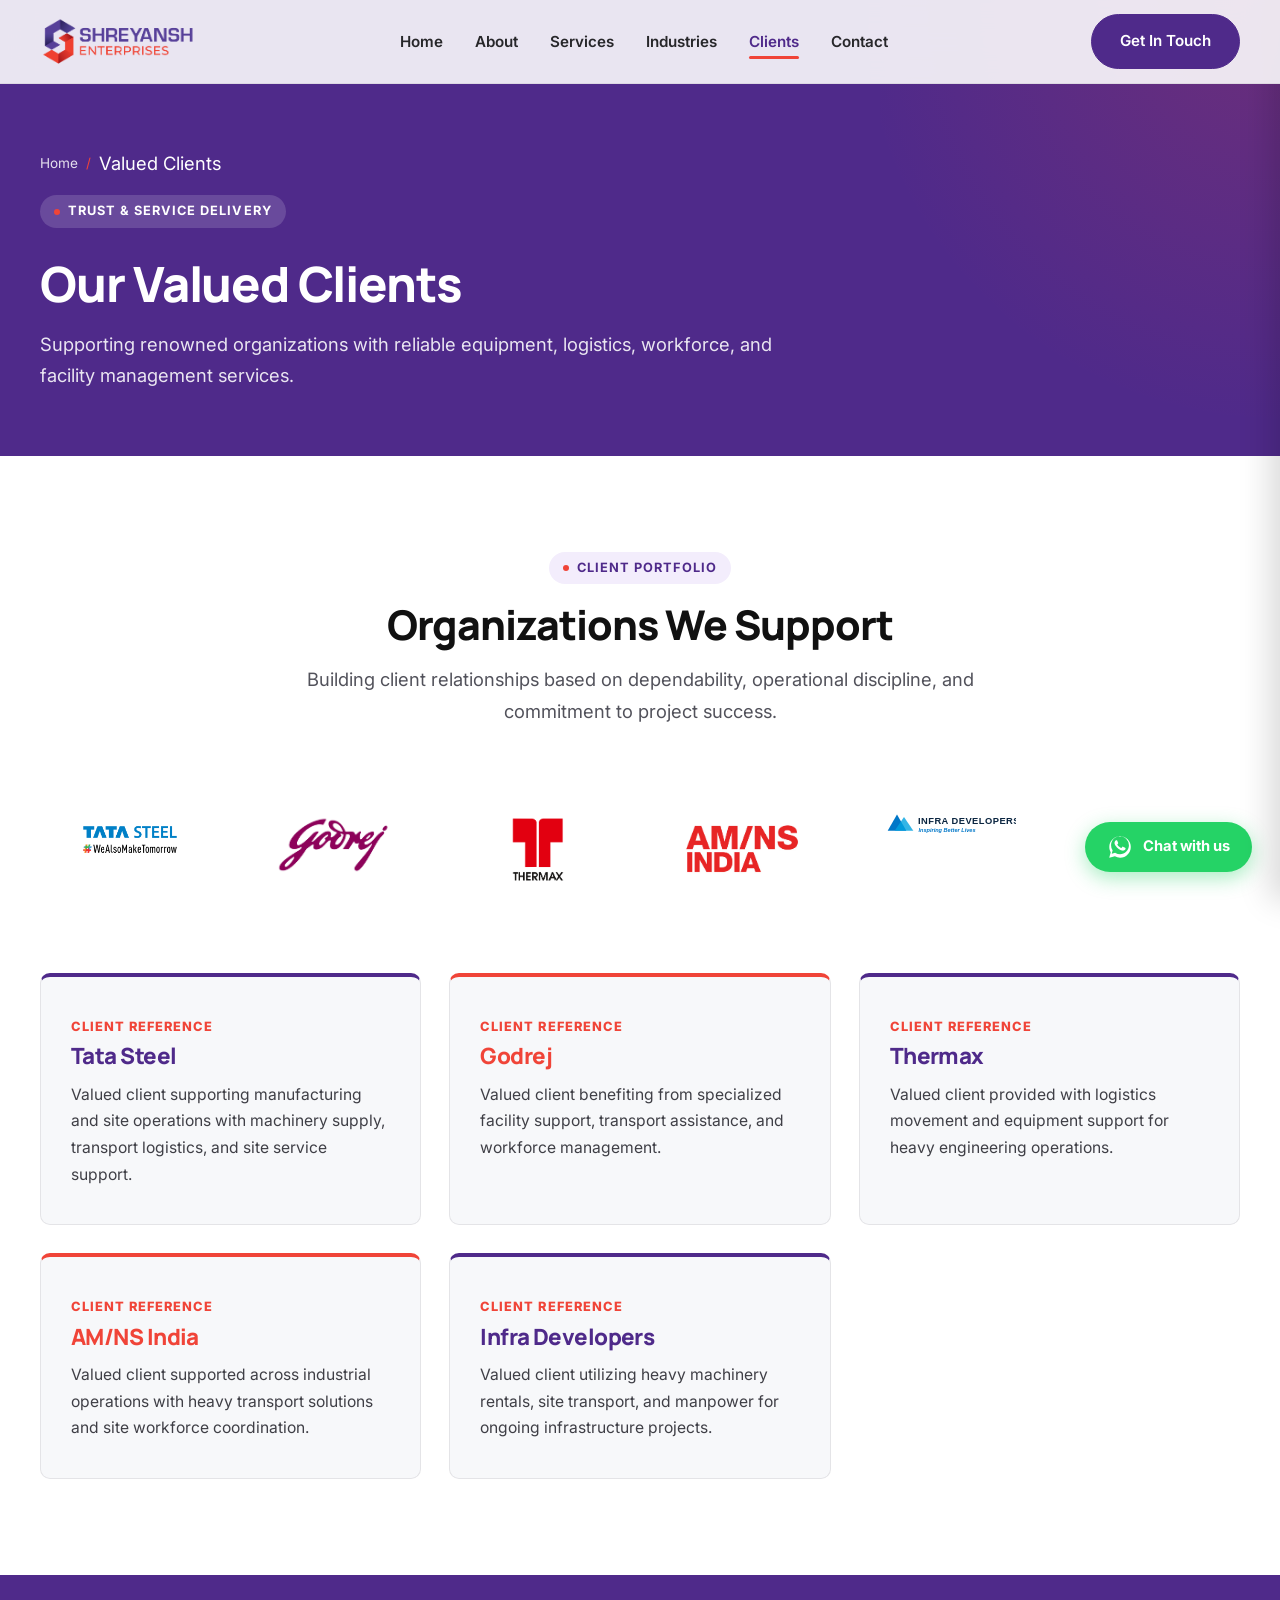
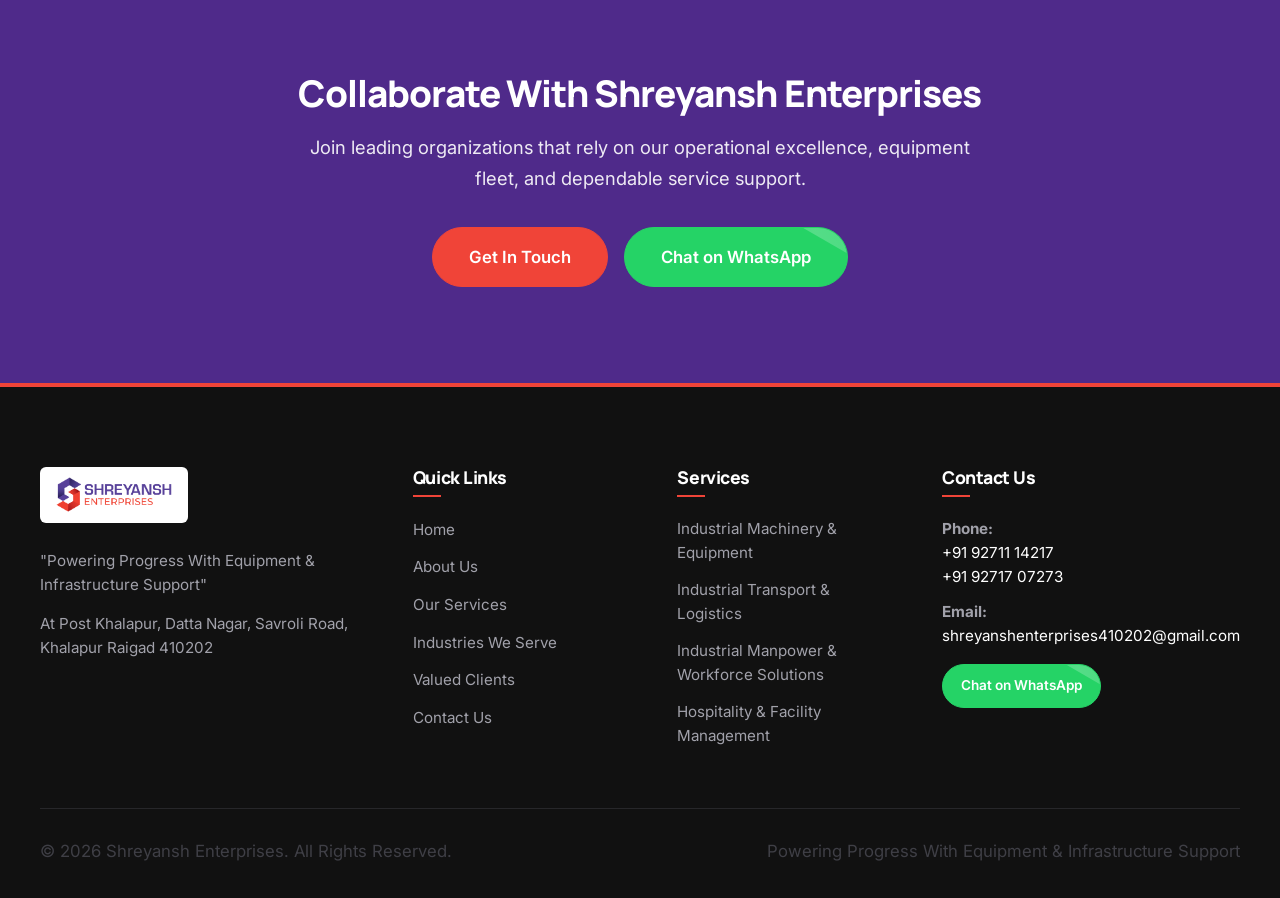
<file: clients.html>
<!DOCTYPE html>
<html lang="en">
<head>
  <meta charset="UTF-8">
  <meta name="viewport" content="width=device-width, initial-scale=1.0">
  <title>Valued Clients | Shreyansh Enterprises</title>
  <meta name="description" content="Our Valued Clients - Shreyansh Enterprises supports leading industrial names including Tata Steel, Godrej, Thermax, AM/NS India, and Infra Developers.">
  <meta name="keywords" content="Shreyansh Enterprises Clients, Tata Steel, Godrej, Thermax, AM/NS India, Infra Developers, Equipment Vendor, Logistics Support">
  
  <meta property="og:title" content="Valued Clients | Shreyansh Enterprises">
  <meta property="og:description" content="Organizations supported by Shreyansh Enterprises with dependable equipment, logistics, workforce, and facility services.">
  <meta property="og:type" content="website">
  <meta property="og:url" content="https://www.shreyanshenterprises.com/clients.html">

  <link rel="icon" type="image/png" href="Shreyansh Logo PNG.png">
  <link rel="stylesheet" href="styles/main.css">
</head>
<body>

  <!-- Navigation Bar -->
  <header class="navbar">
    <div class="container navbar-container">
      <a href="index.html" class="navbar-logo" aria-label="Shreyansh Enterprises Home">
        <img src="Shreyansh Logo PNG.png" alt="Shreyansh Enterprises Logo">
      </a>

      <nav aria-label="Main Navigation">
        <ul class="nav-links">
          <li><a href="index.html" class="nav-link">Home</a></li>
          <li><a href="about.html" class="nav-link">About</a></li>
          <li><a href="services.html" class="nav-link">Services</a></li>
          <li><a href="industries.html" class="nav-link">Industries</a></li>
          <li><a href="clients.html" class="nav-link active">Clients</a></li>
          <li><a href="contact.html" class="nav-link">Contact</a></li>
        </ul>
      </nav>

      <div class="nav-cta">
        <a href="contact.html" class="btn btn-primary">Get In Touch</a>
        <button class="mobile-toggle" aria-label="Toggle navigation menu" aria-expanded="false" aria-controls="mobile-menu">
          <svg viewBox="0 0 24 24"><path d="M3 18h18v-2H3v2zm0-5h18v-2H3v2zm0-7v2h18V6H3z"/></svg>
        </button>
      </div>
    </div>
  </header>

  <!-- Mobile Drawer Menu -->
  <div class="mobile-menu" id="mobile-menu" aria-label="Mobile Navigation Menu">
    <ul class="mobile-nav-links">
      <li><a href="index.html" class="mobile-nav-link">Home</a></li>
      <li><a href="about.html" class="mobile-nav-link">About Us</a></li>
      <li><a href="services.html" class="mobile-nav-link">Our Services</a></li>
      <li><a href="industries.html" class="mobile-nav-link">Industries</a></li>
      <li><a href="clients.html" class="mobile-nav-link active">Valued Clients</a></li>
      <li><a href="contact.html" class="mobile-nav-link">Contact Us</a></li>
    </ul>
    <div style="margin-top: auto; display: flex; flex-direction: column; gap: 12px;">
      <a href="contact.html" class="btn btn-primary" style="width: 100%;">Get In Touch</a>
      <a href="https://wa.me/919271707273?text=Hello%20Shreyansh%20Enterprises%2C%20I%20would%20like%20to%20know%20more%20about%20your%20services." target="_blank" rel="noopener" class="btn btn-whatsapp" style="width: 100%;">
        Chat on WhatsApp
      </a>
    </div>
  </div>

  <main>
    <!-- Header -->
    <section class="subpage-hero">
      <div class="container">
        <div class="breadcrumbs">
          <a href="index.html">Home</a>
          <span>/</span>
          <p style="margin: 0; color: white; display: inline;">Valued Clients</p>
        </div>
        <span class="section-badge" style="background: rgba(255,255,255,0.15); color: white;">Trust &amp; Service Delivery</span>
        <h1>Our Valued Clients</h1>
        <p>
          Supporting renowned organizations with reliable equipment, logistics, workforce, and facility management services.
        </p>
      </div>
    </section>

    <!-- Logo Wall Section -->
    <section class="section">
      <div class="container">
        <div class="section-header center">
          <span class="section-badge">Client Portfolio</span>
          <h2>Organizations We Support</h2>
          <p class="section-subtitle">
            Building client relationships based on dependability, operational discipline, and commitment to project success.
          </p>
        </div>

        <div class="logo-wall" style="margin-bottom: 60px;">
          <div class="logo-item" style="height: 130px; padding: 20px;" title="Tata Steel">
            <img src="TATA Steel Logo_Rev-01.png" alt="Tata Steel Logo">
          </div>

          <div class="logo-item" style="height: 130px; padding: 20px;" title="Godrej">
            <img src="Godrej_Enterprises_Group_Logo_68c09297e3.webp" alt="Godrej Logo">
          </div>

          <div class="logo-item" style="height: 130px; padding: 20px;" title="Thermax">
            <img src="Thermax-Logo.wine.png" alt="Thermax Logo">
          </div>

          <div class="logo-item" style="height: 130px; padding: 20px;" title="AM/NS India">
            <img src="13654ff5-1f10-47cd-94e4-a8bb5aa02f08_AMNS-India-logo01-_2_.avif" alt="AM/NS India Logo">
          </div>

          <div class="logo-item" style="height: 130px; padding: 20px;" title="Infra Developers">
            <img src="assets/images/clients/infra-developers.svg" alt="Infra Developers Logo">
          </div>
        </div>

        <!-- Client Showcase Breakdown -->
        <div style="display: grid; grid-template-columns: repeat(auto-fit, minmax(300px, 1fr)); gap: 28px;">
          
          <div style="background-color: var(--gray-50); padding: 36px 30px; border-radius: var(--radius-md); border-top: 4px solid var(--primary); border-left: 1px solid var(--gray-200); border-right: 1px solid var(--gray-200); border-bottom: 1px solid var(--gray-200);">
            <span style="font-size: 0.8rem; font-weight: 800; color: var(--accent); letter-spacing: 0.08em;">CLIENT REFERENCE</span>
            <h3 style="font-size: 1.4rem; margin-top: 4px; margin-bottom: 12px; color: var(--primary);">Tata Steel</h3>
            <p style="color: var(--gray-700); font-size: 0.98rem; line-height: 1.7;">
              Valued client supporting manufacturing and site operations with machinery supply, transport logistics, and site service support.
            </p>
          </div>

          <div style="background-color: var(--gray-50); padding: 36px 30px; border-radius: var(--radius-md); border-top: 4px solid var(--accent); border-left: 1px solid var(--gray-200); border-right: 1px solid var(--gray-200); border-bottom: 1px solid var(--gray-200);">
            <span style="font-size: 0.8rem; font-weight: 800; color: var(--accent); letter-spacing: 0.08em;">CLIENT REFERENCE</span>
            <h3 style="font-size: 1.4rem; margin-top: 4px; margin-bottom: 12px; color: var(--accent);">Godrej</h3>
            <p style="color: var(--gray-700); font-size: 0.98rem; line-height: 1.7;">
              Valued client benefiting from specialized facility support, transport assistance, and workforce management.
            </p>
          </div>

          <div style="background-color: var(--gray-50); padding: 36px 30px; border-radius: var(--radius-md); border-top: 4px solid var(--primary); border-left: 1px solid var(--gray-200); border-right: 1px solid var(--gray-200); border-bottom: 1px solid var(--gray-200);">
            <span style="font-size: 0.8rem; font-weight: 800; color: var(--accent); letter-spacing: 0.08em;">CLIENT REFERENCE</span>
            <h3 style="font-size: 1.4rem; margin-top: 4px; margin-bottom: 12px; color: var(--primary);">Thermax</h3>
            <p style="color: var(--gray-700); font-size: 0.98rem; line-height: 1.7;">
              Valued client provided with logistics movement and equipment support for heavy engineering operations.
            </p>
          </div>

          <div style="background-color: var(--gray-50); padding: 36px 30px; border-radius: var(--radius-md); border-top: 4px solid var(--accent); border-left: 1px solid var(--gray-200); border-right: 1px solid var(--gray-200); border-bottom: 1px solid var(--gray-200);">
            <span style="font-size: 0.8rem; font-weight: 800; color: var(--accent); letter-spacing: 0.08em;">CLIENT REFERENCE</span>
            <h3 style="font-size: 1.4rem; margin-top: 4px; margin-bottom: 12px; color: var(--accent);">AM/NS India</h3>
            <p style="color: var(--gray-700); font-size: 0.98rem; line-height: 1.7;">
              Valued client supported across industrial operations with heavy transport solutions and site workforce coordination.
            </p>
          </div>

          <div style="background-color: var(--gray-50); padding: 36px 30px; border-radius: var(--radius-md); border-top: 4px solid var(--primary); border-left: 1px solid var(--gray-200); border-right: 1px solid var(--gray-200); border-bottom: 1px solid var(--gray-200);">
            <span style="font-size: 0.8rem; font-weight: 800; color: var(--accent); letter-spacing: 0.08em;">CLIENT REFERENCE</span>
            <h3 style="font-size: 1.4rem; margin-top: 4px; margin-bottom: 12px; color: var(--primary);">Infra Developers</h3>
            <p style="color: var(--gray-700); font-size: 0.98rem; line-height: 1.7;">
              Valued client utilizing heavy machinery rentals, site transport, and manpower for ongoing infrastructure projects.
            </p>
          </div>

        </div>
      </div>
    </section>

    <!-- Call to Action Banner -->
    <section class="section section-purple">
      <div class="container" style="text-align: center;">
        <h2 style="font-size: 2.3rem; margin-bottom: 16px;">Collaborate With Shreyansh Enterprises</h2>
        <p style="font-size: 1.15rem; max-width: 660px; margin: 0 auto 32px;">
          Join leading organizations that rely on our operational excellence, equipment fleet, and dependable service support.
        </p>
        <div style="display: flex; gap: 16px; justify-content: center; flex-wrap: wrap;">
          <a href="contact.html" class="btn btn-accent btn-lg">Get In Touch</a>
          <a href="https://wa.me/919271707273?text=Hello%20Shreyansh%20Enterprises%2C%20I%20would%20like%20to%20know%20more%20about%20your%20services." target="_blank" rel="noopener" class="btn btn-whatsapp btn-lg">
            Chat on WhatsApp
          </a>
        </div>
      </div>
    </section>
  </main>

  <!-- Footer -->
  <footer class="footer">
    <div class="container">
      <div class="footer-grid">
        <div>
          <div class="footer-logo-container">
            <img src="Shreyansh Logo PNG.png" alt="Shreyansh Enterprises Logo" class="footer-logo">
          </div>
          <p class="footer-desc">"Powering Progress With Equipment &amp; Infrastructure Support"</p>
          <p class="footer-desc" style="margin-top: 14px;">
            At Post Khalapur, Datta Nagar, Savroli Road, Khalapur Raigad 410202
          </p>
        </div>

        <div>
          <h4 class="footer-title">Quick Links</h4>
          <ul class="footer-links">
            <li><a href="index.html" class="footer-link">Home</a></li>
            <li><a href="about.html" class="footer-link">About Us</a></li>
            <li><a href="services.html" class="footer-link">Our Services</a></li>
            <li><a href="industries.html" class="footer-link">Industries We Serve</a></li>
            <li><a href="clients.html" class="footer-link">Valued Clients</a></li>
            <li><a href="contact.html" class="footer-link">Contact Us</a></li>
          </ul>
        </div>

        <div>
          <h4 class="footer-title">Services</h4>
          <ul class="footer-links">
            <li><a href="services/heavy-machinery.html" class="footer-link">Industrial Machinery &amp; Equipment</a></li>
            <li><a href="services/transport.html" class="footer-link">Industrial Transport &amp; Logistics</a></li>
            <li><a href="services/employee-management.html" class="footer-link">Industrial Manpower &amp; Workforce Solutions</a></li>
            <li><a href="services/hospitality-management.html" class="footer-link">Hospitality &amp; Facility Management</a></li>
          </ul>
        </div>

        <div>
          <h4 class="footer-title">Contact Us</h4>
          <p class="footer-desc" style="margin-bottom: 10px;">
            <strong>Phone:</strong><br>
            <a href="tel:+919271114217" style="color: var(--white);">+91 92711 14217</a><br>
            <a href="tel:+919271707273" style="color: var(--white);">+91 92717 07273</a>
          </p>
          <p class="footer-desc" style="margin-bottom: 16px;">
            <strong>Email:</strong><br>
            <a href="mailto:shreyanshenterprises410202@gmail.com" style="color: var(--white);">shreyanshenterprises410202@gmail.com</a>
          </p>
          <a href="https://wa.me/919271707273?text=Hello%20Shreyansh%20Enterprises%2C%20I%20would%20like%20to%20know%20more%20about%20your%20services." target="_blank" rel="noopener" class="btn btn-whatsapp" style="padding: 10px 18px; font-size: 0.85rem;">
            Chat on WhatsApp
          </a>
        </div>
      </div>

      <div class="footer-bottom">
        <p>&copy; 2026 Shreyansh Enterprises. All Rights Reserved.</p>
        <p>Powering Progress With Equipment &amp; Infrastructure Support</p>
      </div>
    </div>
  </footer>

  <!-- Floating WhatsApp Widget -->
  <a href="https://wa.me/919271707273?text=Hello%20Shreyansh%20Enterprises%2C%20I%20would%20like%20to%20know%20more%20about%20your%20services." target="_blank" rel="noopener" class="floating-whatsapp" title="Chat with us on WhatsApp" aria-label="Chat with us on WhatsApp">
    <svg viewBox="0 0 24 24"><path d="M12.04 2c-5.46 0-9.91 4.45-9.91 9.91 0 1.75.46 3.45 1.32 4.95L2.05 22l5.25-1.38c1.45.79 3.08 1.21 4.74 1.21 5.46 0 9.91-4.45 9.91-9.91 0-2.65-1.03-5.14-2.9-7.01A9.84 9.84 0 0012.04 2zm.01 16.67c-1.49 0-2.95-.4-4.23-1.16l-.3-.18-3.14.82.84-3.06-.2-.31a8.18 8.18 0 01-1.26-4.37c0-4.54 3.7-8.24 8.24-8.24 2.2 0 4.27.86 5.82 2.42a8.18 8.18 0 012.42 5.82c0 4.54-3.7 8.24-8.19 8.24zm4.51-6.16c-.25-.12-1.47-.72-1.69-.8-.23-.08-.39-.12-.56.12-.17.25-.64.8-.79.97-.15.17-.3.19-.55.07-.25-.12-1.05-.39-2-1.23-.74-.66-1.24-1.47-1.39-1.72-.15-.25-.02-.38.11-.5.11-.11.25-.29.37-.43.12-.14.16-.25.25-.42.08-.17.04-.31-.02-.43s-.56-1.35-.77-1.85c-.2-.48-.41-.42-.56-.43h-.48c-.17 0-.44.06-.67.31-.23.25-.88.86-.88 2.1 0 1.24.9 2.44 1.03 2.61.12.17 1.77 2.71 4.29 3.8.6.26 1.07.41 1.44.53.61.19 1.16.17 1.6.1.49-.07 1.47-.6 1.68-1.18.21-.58.21-1.07.15-1.18-.07-.11-.22-.17-.47-.3z"/></svg>
    <span>Chat with us</span>
  </a>

  <!-- Script -->
  <script src="scripts/app.js"></script>
</body>
</html>
</file>
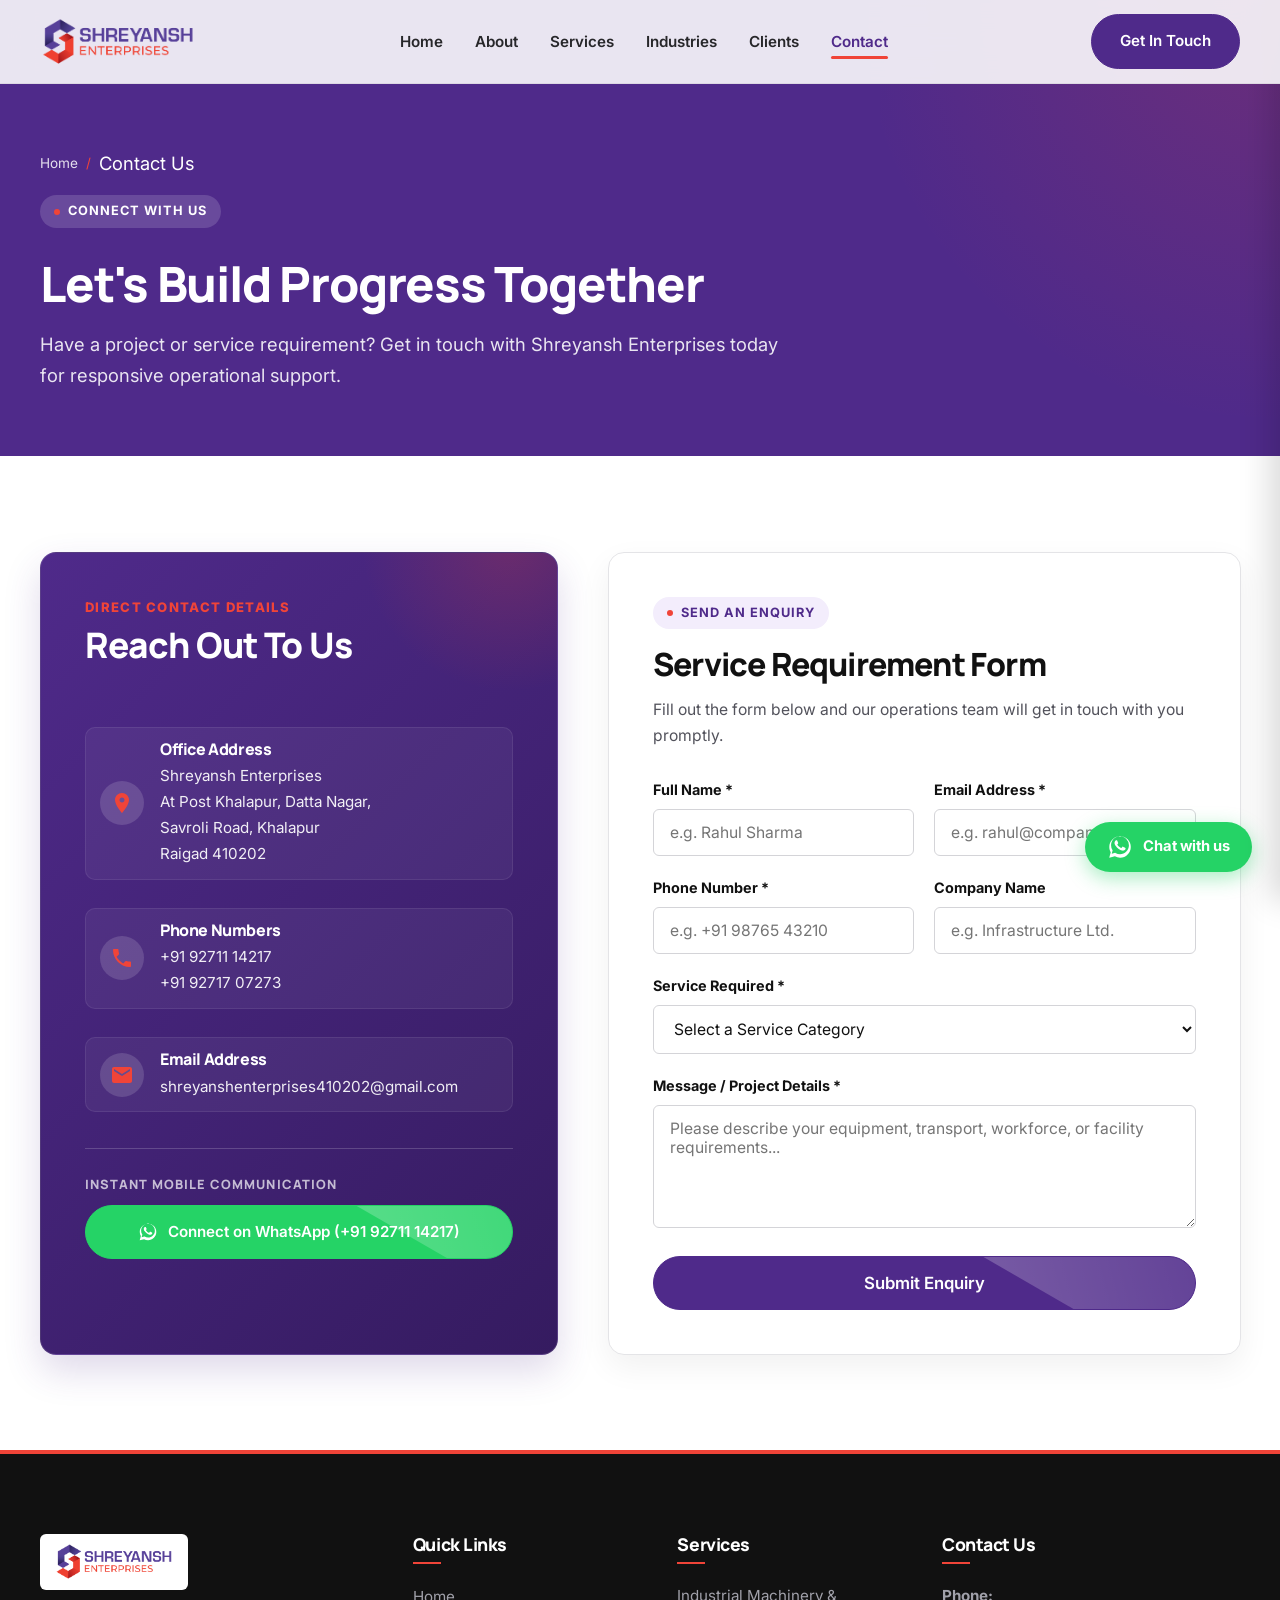
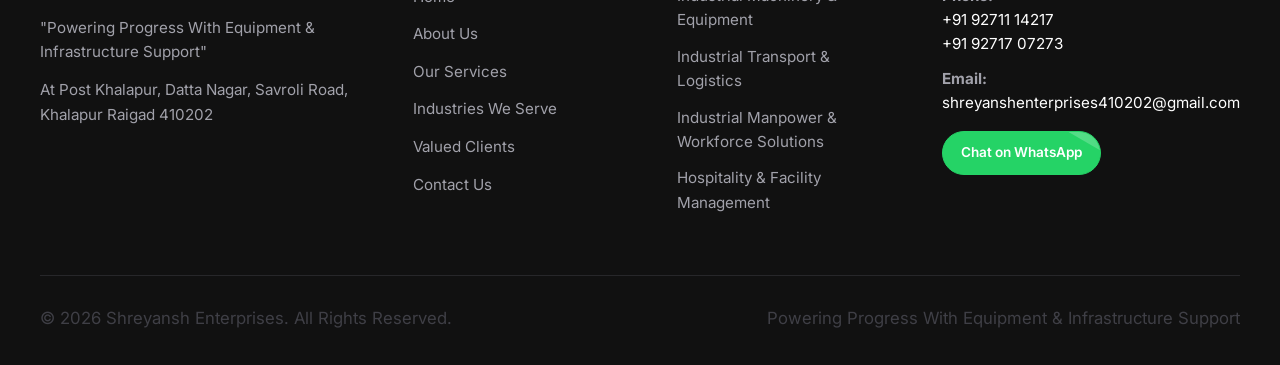
<file: contact.html>
<!DOCTYPE html>
<html lang="en">
<head>
  <meta charset="UTF-8">
  <meta name="viewport" content="width=device-width, initial-scale=1.0">
  <title>Contact Us | Shreyansh Enterprises</title>
  <meta name="description" content="Get in touch with Shreyansh Enterprises. Contact us for heavy machinery supply, transport support, manpower solutions, and hospitality management.">
  <meta name="keywords" content="Contact Shreyansh Enterprises, Phone Number, Email, Address Khalapur Raigad, Equipment Rental Inquiry, Industrial Transport & Logistics Quote">
  
  <meta property="og:title" content="Contact Us | Shreyansh Enterprises">
  <meta property="og:description" content="Get in touch with our operations desk for equipment, logistics, workforce, and hospitality management services.">
  <meta property="og:type" content="website">
  <meta property="og:url" content="https://www.shreyanshenterprises.com/contact.html">

  <link rel="icon" type="image/png" href="Shreyansh Logo PNG.png">
  <link rel="stylesheet" href="styles/main.css">
</head>
<body>

  <!-- Navigation Bar -->
  <header class="navbar">
    <div class="container navbar-container">
      <a href="index.html" class="navbar-logo" aria-label="Shreyansh Enterprises Home">
        <img src="Shreyansh Logo PNG.png" alt="Shreyansh Enterprises Logo">
      </a>

      <nav aria-label="Main Navigation">
        <ul class="nav-links">
          <li><a href="index.html" class="nav-link">Home</a></li>
          <li><a href="about.html" class="nav-link">About</a></li>
          <li><a href="services.html" class="nav-link">Services</a></li>
          <li><a href="industries.html" class="nav-link">Industries</a></li>
          <li><a href="clients.html" class="nav-link">Clients</a></li>
          <li><a href="contact.html" class="nav-link active">Contact</a></li>
        </ul>
      </nav>

      <div class="nav-cta">
        <a href="contact.html" class="btn btn-primary">Get In Touch</a>
        <button class="mobile-toggle" aria-label="Toggle navigation menu" aria-expanded="false" aria-controls="mobile-menu">
          <svg viewBox="0 0 24 24"><path d="M3 18h18v-2H3v2zm0-5h18v-2H3v2zm0-7v2h18V6H3z"/></svg>
        </button>
      </div>
    </div>
  </header>

  <!-- Mobile Drawer Menu -->
  <div class="mobile-menu" id="mobile-menu" aria-label="Mobile Navigation Menu">
    <ul class="mobile-nav-links">
      <li><a href="index.html" class="mobile-nav-link">Home</a></li>
      <li><a href="about.html" class="mobile-nav-link">About Us</a></li>
      <li><a href="services.html" class="mobile-nav-link">Our Services</a></li>
      <li><a href="industries.html" class="mobile-nav-link">Industries</a></li>
      <li><a href="clients.html" class="mobile-nav-link">Valued Clients</a></li>
      <li><a href="contact.html" class="mobile-nav-link active">Contact Us</a></li>
    </ul>
    <div style="margin-top: auto; display: flex; flex-direction: column; gap: 12px;">
      <a href="contact.html" class="btn btn-primary" style="width: 100%;">Get In Touch</a>
      <a href="https://wa.me/919271707273?text=Hello%20Shreyansh%20Enterprises%2C%20I%20would%20like%20to%20know%20more%20about%20your%20services." target="_blank" rel="noopener" class="btn btn-whatsapp" style="width: 100%;">
        Chat on WhatsApp
      </a>
    </div>
  </div>

  <main>
    <!-- Header -->
    <section class="subpage-hero">
      <div class="container">
        <div class="breadcrumbs">
          <a href="index.html">Home</a>
          <span>/</span>
          <p style="margin: 0; color: white; display: inline;">Contact Us</p>
        </div>
        <span class="section-badge" style="background: rgba(255,255,255,0.15); color: white;">Connect With Us</span>
        <h1>Let's Build Progress Together</h1>
        <p>
          Have a project or service requirement? Get in touch with Shreyansh Enterprises today for responsive operational support.
        </p>
      </div>
    </section>

    <!-- Contact Form & Info Section -->
    <section class="section">
      <div class="container">
        <div class="contact-grid">
          
          <!-- LEFT: Contact Info -->
          <div class="contact-info-card">
            <span style="font-size: 0.82rem; font-weight: 800; color: var(--accent); letter-spacing: 0.1em; text-transform: uppercase;">Direct Contact Details</span>
            <h2 style="font-size: 2.2rem; margin-top: 6px; margin-bottom: 32px; color: white;">Reach Out To Us</h2>

            <!-- Address -->
            <div class="contact-item">
              <div class="contact-item-icon" aria-hidden="true">
                <svg width="24" height="24" viewBox="0 0 24 24" fill="currentColor"><path d="M12 2C8.13 2 5 5.13 5 9c0 5.25 7 13 7 13s7-7.75 7-13c0-3.87-3.13-7-7-7zm0 9.5c-1.38 0-2.5-1.12-2.5-2.5s1.12-2.5 2.5-2.5 2.5 1.12 2.5 2.5-1.12 2.5-2.5 2.5z"/></svg>
              </div>
              <div class="contact-item-text">
                <h4>Office Address</h4>
                <p>
                  Shreyansh Enterprises<br>
                  At Post Khalapur, Datta Nagar,<br>
                  Savroli Road, Khalapur<br>
                  Raigad 410202
                </p>
              </div>
            </div>

            <!-- Phone -->
            <div class="contact-item">
              <div class="contact-item-icon" aria-hidden="true">
                <svg width="24" height="24" viewBox="0 0 24 24" fill="currentColor"><path d="M6.62 10.79c1.44 2.83 3.76 5.14 6.59 6.59l2.2-2.2c.27-.27.67-.36 1.02-.24 1.12.37 2.33.57 3.57.57.55 0 1 .45 1 1V20c0 .55-.45 1-1 1-9.39 0-17-7.61-17-17 0-.55.45-1 1-1h3.5c.55 0 1 .45 1 1 0 1.25.2 2.45.57 3.57.11.35.03.74-.25 1.02l-2.2 2.2z"/></svg>
              </div>
              <div class="contact-item-text">
                <h4>Phone Numbers</h4>
                <p>
                  <a href="tel:+919271114217">+91 92711 14217</a><br>
                  <a href="tel:+919271707273">+91 92717 07273</a>
                </p>
              </div>
            </div>

            <!-- Email -->
            <div class="contact-item">
              <div class="contact-item-icon" aria-hidden="true">
                <svg width="24" height="24" viewBox="0 0 24 24" fill="currentColor"><path d="M20 4H4c-1.1 0-1.99.9-1.99 2L2 18c0 1.1.9 2 2 2h16c1.1 0 2-.9 2-2V6c0-1.1-.9-2-2-2zm0 4l-8 5-8-5V6l8 5 8-5v2z"/></svg>
              </div>
              <div class="contact-item-text">
                <h4>Email Address</h4>
                <p>
                  <a href="mailto:shreyanshenterprises410202@gmail.com">shreyanshenterprises410202@gmail.com</a>
                </p>
              </div>
            </div>

            <!-- WhatsApp CTA -->
            <div style="margin-top: 36px; padding-top: 28px; border-top: 1px solid rgba(255,255,255,0.18);">
              <h4 style="color: rgba(255,255,255,0.7); font-size: 0.8rem; text-transform: uppercase; letter-spacing: 0.08em; margin-bottom: 12px;">Instant Mobile Communication</h4>
              <a href="https://wa.me/919271114217?text=Hello%20Shreyansh%20Enterprises%2C%20I%20would%20like%20to%20know%20more%20about%20your%20services." target="_blank" rel="noopener" class="btn btn-whatsapp" style="width: 100%;">
                <svg width="20" height="20" viewBox="0 0 24 24" fill="currentColor"><path d="M12.04 2c-5.46 0-9.91 4.45-9.91 9.91 0 1.75.46 3.45 1.32 4.95L2.05 22l5.25-1.38c1.45.79 3.08 1.21 4.74 1.21 5.46 0 9.91-4.45 9.91-9.91 0-2.65-1.03-5.14-2.9-7.01A9.84 9.84 0 0012.04 2zm.01 16.67c-1.49 0-2.95-.4-4.23-1.16l-.3-.18-3.14.82.84-3.06-.2-.31a8.18 8.18 0 01-1.26-4.37c0-4.54 3.7-8.24 8.24-8.24 2.2 0 4.27.86 5.82 2.42a8.18 8.18 0 012.42 5.82c0 4.54-3.7 8.24-8.19 8.24zm4.51-6.16c-.25-.12-1.47-.72-1.69-.8-.23-.08-.39-.12-.56.12-.17.25-.64.8-.79.97-.15.17-.3.19-.55.07-.25-.12-1.05-.39-2-1.23-.74-.66-1.24-1.47-1.39-1.72-.15-.25-.02-.38.11-.5.11-.11.25-.29.37-.43.12-.14.16-.25.25-.42.08-.17.04-.31-.02-.43s-.56-1.35-.77-1.85c-.2-.48-.41-.42-.56-.43h-.48c-.17 0-.44.06-.67.31-.23.25-.88.86-.88 2.1 0 1.24.9 2.44 1.03 2.61.12.17 1.77 2.71 4.29 3.8.6.26 1.07.41 1.44.53.61.19 1.16.17 1.6.1.49-.07 1.47-.6 1.68-1.18.21-.58.21-1.07.15-1.18-.07-.11-.22-.17-.47-.3z"/></svg>
                Connect on WhatsApp (+91 92711 14217)
              </a>
            </div>
          </div>

          <!-- RIGHT: Form -->
          <div class="contact-form-wrapper">
            <span class="section-badge">Send An Enquiry</span>
            <h2 style="font-size: 2rem; margin-bottom: 12px;">Service Requirement Form</h2>
            <p style="color: var(--gray-600); margin-bottom: 28px; font-size: 0.98rem;">
              Fill out the form below and our operations team will get in touch with you promptly.
            </p>

            <div id="form-status" class="form-status" role="alert" aria-live="polite"></div>

            <form id="contact-form" novalidate>
              <div class="form-row">
                <div class="form-group">
                  <label for="fullName" class="form-label">Full Name *</label>
                  <input type="text" id="fullName" name="fullName" class="form-control" placeholder="e.g. Rahul Sharma" required autocomplete="name">
                  <div class="error-msg" id="name-error"></div>
                </div>

                <div class="form-group">
                  <label for="email" class="form-label">Email Address *</label>
                  <input type="email" id="email" name="email" class="form-control" placeholder="e.g. rahul@company.com" required autocomplete="email">
                  <div class="error-msg" id="email-error"></div>
                </div>
              </div>

              <div class="form-row">
                <div class="form-group">
                  <label for="phone" class="form-label">Phone Number *</label>
                  <input type="tel" id="phone" name="phone" class="form-control" placeholder="e.g. +91 98765 43210" required autocomplete="tel">
                  <div class="error-msg" id="phone-error"></div>
                </div>

                <div class="form-group">
                  <label for="companyName" class="form-label">Company Name</label>
                  <input type="text" id="companyName" name="companyName" class="form-control" placeholder="e.g. Infrastructure Ltd." autocomplete="organization">
                </div>
              </div>

              <div class="form-group">
                <label for="service" class="form-label">Service Required *</label>
                <select id="service" name="service" class="form-control" required>
                  <option value="" disabled selected>Select a Service Category</option>
                  <option value="Industrial Machinery &amp; Equipment">Industrial Machinery &amp; Equipment</option>
                  <option value="Industrial Transport &amp; Logistics">Industrial Transport &amp; Logistics</option>
                  <option value="Industrial Manpower &amp; Workforce Solutions">Industrial Manpower &amp; Workforce Solutions</option>
                  <option value="Hospitality &amp; Facility Management">Hospitality &amp; Facility Management</option>
                </select>
                <div class="error-msg" id="service-error"></div>
              </div>

              <div class="form-group">
                <label for="message" class="form-label">Message / Project Details *</label>
                <textarea id="message" name="message" rows="5" class="form-control" placeholder="Please describe your equipment, transport, workforce, or facility requirements..." required></textarea>
                <div class="error-msg" id="message-error"></div>
              </div>

              <button type="submit" class="btn btn-primary btn-lg" style="width: 100%;">
                Submit Enquiry
              </button>
            </form>
          </div>

        </div>
      </div>
    </section>
  </main>

  <!-- Footer -->
  <footer class="footer">
    <div class="container">
      <div class="footer-grid">
        <div>
          <div class="footer-logo-container">
            <img src="Shreyansh Logo PNG.png" alt="Shreyansh Enterprises Logo" class="footer-logo">
          </div>
          <p class="footer-desc">"Powering Progress With Equipment &amp; Infrastructure Support"</p>
          <p class="footer-desc" style="margin-top: 14px;">
            At Post Khalapur, Datta Nagar, Savroli Road, Khalapur Raigad 410202
          </p>
        </div>

        <div>
          <h4 class="footer-title">Quick Links</h4>
          <ul class="footer-links">
            <li><a href="index.html" class="footer-link">Home</a></li>
            <li><a href="about.html" class="footer-link">About Us</a></li>
            <li><a href="services.html" class="footer-link">Our Services</a></li>
            <li><a href="industries.html" class="footer-link">Industries We Serve</a></li>
            <li><a href="clients.html" class="footer-link">Valued Clients</a></li>
            <li><a href="contact.html" class="footer-link">Contact Us</a></li>
          </ul>
        </div>

        <div>
          <h4 class="footer-title">Services</h4>
          <ul class="footer-links">
            <li><a href="services/heavy-machinery.html" class="footer-link">Industrial Machinery &amp; Equipment</a></li>
            <li><a href="services/transport.html" class="footer-link">Industrial Transport &amp; Logistics</a></li>
            <li><a href="services/employee-management.html" class="footer-link">Industrial Manpower &amp; Workforce Solutions</a></li>
            <li><a href="services/hospitality-management.html" class="footer-link">Hospitality &amp; Facility Management</a></li>
          </ul>
        </div>

        <div>
          <h4 class="footer-title">Contact Us</h4>
          <p class="footer-desc" style="margin-bottom: 10px;">
            <strong>Phone:</strong><br>
            <a href="tel:+919271114217" style="color: var(--white);">+91 92711 14217</a><br>
            <a href="tel:+919271707273" style="color: var(--white);">+91 92717 07273</a>
          </p>
          <p class="footer-desc" style="margin-bottom: 16px;">
            <strong>Email:</strong><br>
            <a href="mailto:shreyanshenterprises410202@gmail.com" style="color: var(--white);">shreyanshenterprises410202@gmail.com</a>
          </p>
          <a href="https://wa.me/919271707273?text=Hello%20Shreyansh%20Enterprises%2C%20I%20would%20like%20to%20know%20more%20about%20your%20services." target="_blank" rel="noopener" class="btn btn-whatsapp" style="padding: 10px 18px; font-size: 0.85rem;">
            Chat on WhatsApp
          </a>
        </div>
      </div>

      <div class="footer-bottom">
        <p>&copy; 2026 Shreyansh Enterprises. All Rights Reserved.</p>
        <p>Powering Progress With Equipment &amp; Infrastructure Support</p>
      </div>
    </div>
  </footer>

  <!-- Floating WhatsApp Widget -->
  <a href="https://wa.me/919271707273?text=Hello%20Shreyansh%20Enterprises%2C%20I%20would%20like%20to%20know%20more%20about%20your%20services." target="_blank" rel="noopener" class="floating-whatsapp" title="Chat with us on WhatsApp" aria-label="Chat with us on WhatsApp">
    <svg viewBox="0 0 24 24"><path d="M12.04 2c-5.46 0-9.91 4.45-9.91 9.91 0 1.75.46 3.45 1.32 4.95L2.05 22l5.25-1.38c1.45.79 3.08 1.21 4.74 1.21 5.46 0 9.91-4.45 9.91-9.91 0-2.65-1.03-5.14-2.9-7.01A9.84 9.84 0 0012.04 2zm.01 16.67c-1.49 0-2.95-.4-4.23-1.16l-.3-.18-3.14.82.84-3.06-.2-.31a8.18 8.18 0 01-1.26-4.37c0-4.54 3.7-8.24 8.24-8.24 2.2 0 4.27.86 5.82 2.42a8.18 8.18 0 012.42 5.82c0 4.54-3.7 8.24-8.19 8.24zm4.51-6.16c-.25-.12-1.47-.72-1.69-.8-.23-.08-.39-.12-.56.12-.17.25-.64.8-.79.97-.15.17-.3.19-.55.07-.25-.12-1.05-.39-2-1.23-.74-.66-1.24-1.47-1.39-1.72-.15-.25-.02-.38.11-.5.11-.11.25-.29.37-.43.12-.14.16-.25.25-.42.08-.17.04-.31-.02-.43s-.56-1.35-.77-1.85c-.2-.48-.41-.42-.56-.43h-.48c-.17 0-.44.06-.67.31-.23.25-.88.86-.88 2.1 0 1.24.9 2.44 1.03 2.61.12.17 1.77 2.71 4.29 3.8.6.26 1.07.41 1.44.53.61.19 1.16.17 1.6.1.49-.07 1.47-.6 1.68-1.18.21-.58.21-1.07.15-1.18-.07-.11-.22-.17-.47-.3z"/></svg>
    <span>Chat with us</span>
  </a>

  <!-- Script -->
  <script src="scripts/app.js"></script>
</body>
</html>
</file>
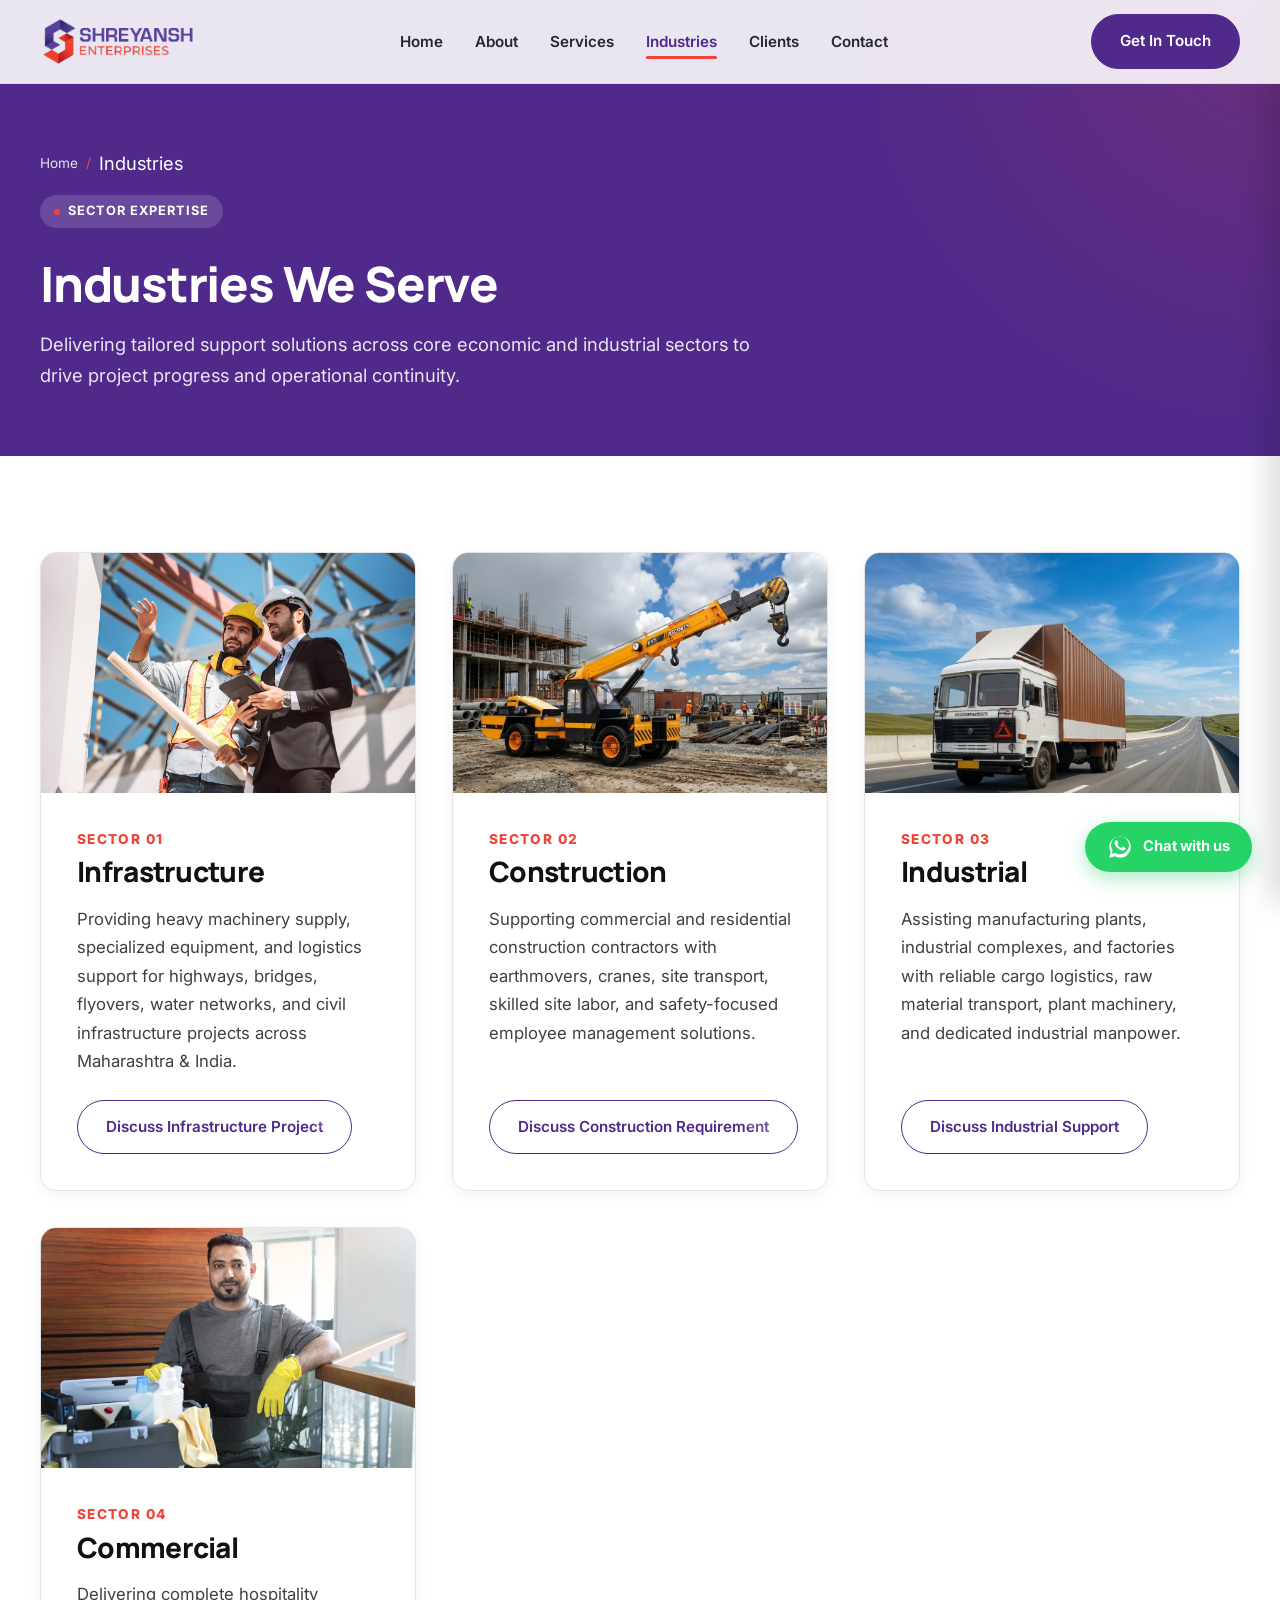
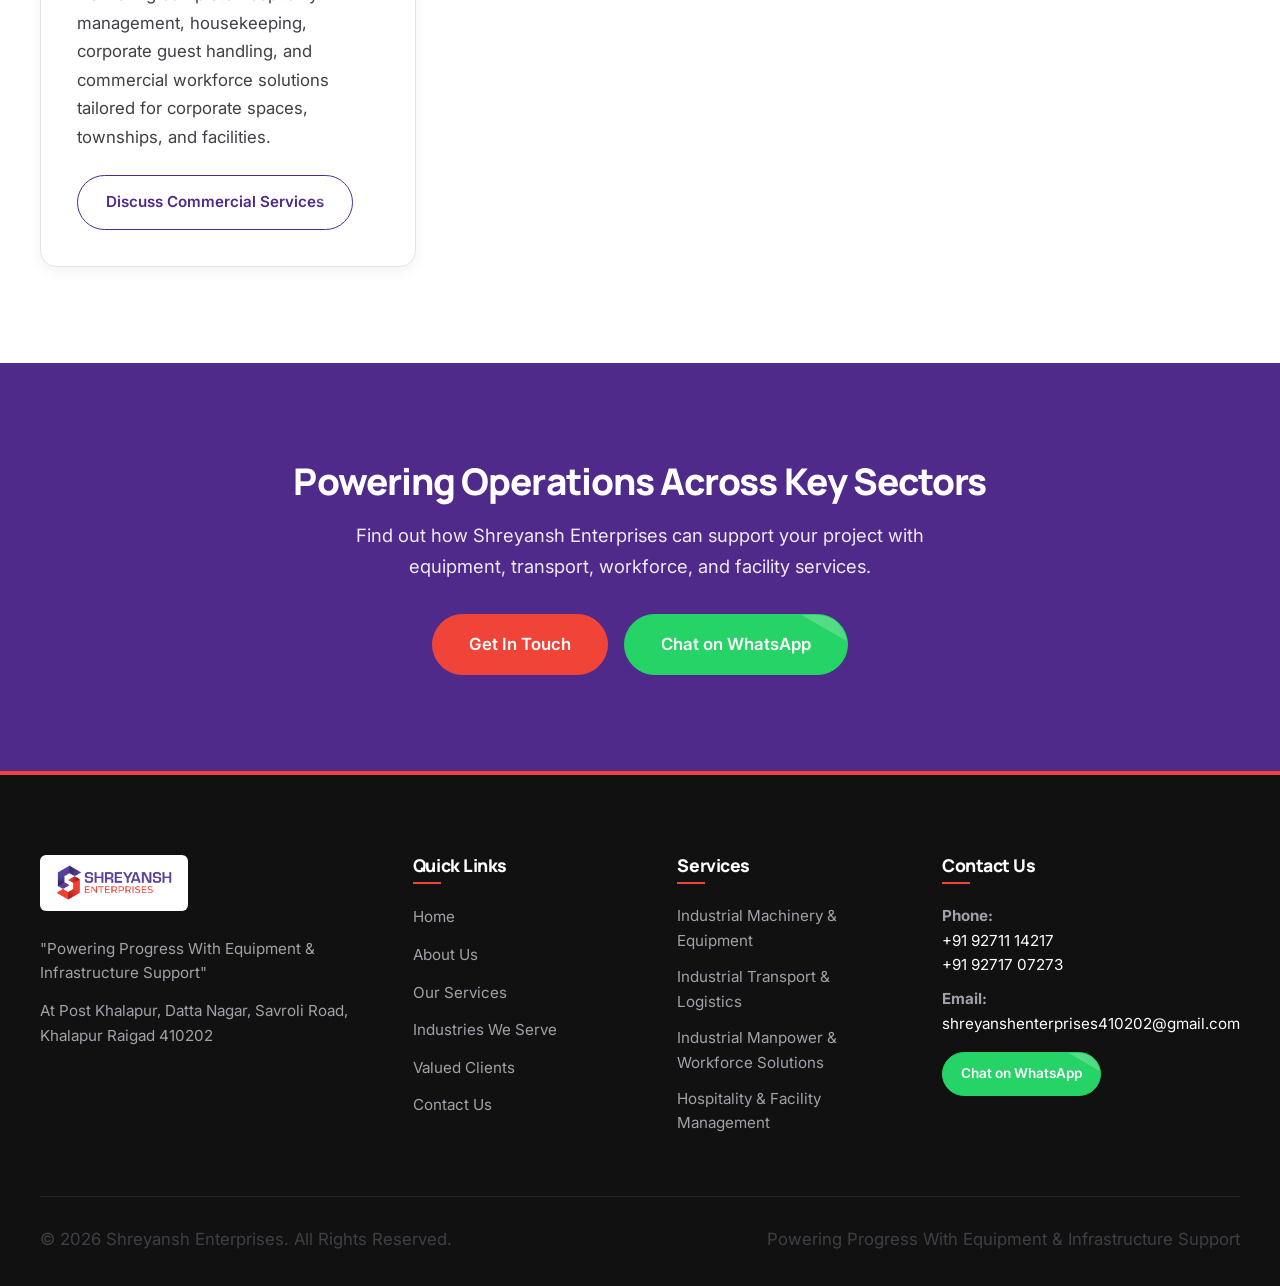
<file: industries.html>
<!DOCTYPE html>
<html lang="en">
<head>
  <meta charset="UTF-8">
  <meta name="viewport" content="width=device-width, initial-scale=1.0">
  <title>Industries We Serve | Shreyansh Enterprises</title>
  <meta name="description" content="Shreyansh Enterprises provides specialized equipment, logistics, workforce, and facility support across Infrastructure, Construction, Industrial, and Commercial sectors.">
  <meta name="keywords" content="Infrastructure Sector, Construction Support, Industrial Services, Commercial Support, Heavy Machinery, Transport, Staffing, Shreyansh Enterprises">
  
  <meta property="og:title" content="Industries We Serve | Shreyansh Enterprises">
  <meta property="og:description" content="Delivering tailored support solutions across core economic and industrial sectors to drive project progress and operational continuity.">
  <meta property="og:type" content="website">
  <meta property="og:url" content="https://www.shreyanshenterprises.com/industries.html">

  <link rel="icon" type="image/png" href="Shreyansh Logo PNG.png">
  <link rel="stylesheet" href="styles/main.css">
</head>
<body>

  <!-- Navigation Bar -->
  <header class="navbar">
    <div class="container navbar-container">
      <a href="index.html" class="navbar-logo" aria-label="Shreyansh Enterprises Home">
        <img src="Shreyansh Logo PNG.png" alt="Shreyansh Enterprises Logo">
      </a>

      <nav aria-label="Main Navigation">
        <ul class="nav-links">
          <li><a href="index.html" class="nav-link">Home</a></li>
          <li><a href="about.html" class="nav-link">About</a></li>
          <li><a href="services.html" class="nav-link">Services</a></li>
          <li><a href="industries.html" class="nav-link active">Industries</a></li>
          <li><a href="clients.html" class="nav-link">Clients</a></li>
          <li><a href="contact.html" class="nav-link">Contact</a></li>
        </ul>
      </nav>

      <div class="nav-cta">
        <a href="contact.html" class="btn btn-primary">Get In Touch</a>
        <button class="mobile-toggle" aria-label="Toggle navigation menu" aria-expanded="false" aria-controls="mobile-menu">
          <svg viewBox="0 0 24 24"><path d="M3 18h18v-2H3v2zm0-5h18v-2H3v2zm0-7v2h18V6H3z"/></svg>
        </button>
      </div>
    </div>
  </header>

  <!-- Mobile Drawer Menu -->
  <div class="mobile-menu" id="mobile-menu" aria-label="Mobile Navigation Menu">
    <ul class="mobile-nav-links">
      <li><a href="index.html" class="mobile-nav-link">Home</a></li>
      <li><a href="about.html" class="mobile-nav-link">About Us</a></li>
      <li><a href="services.html" class="mobile-nav-link">Our Services</a></li>
      <li><a href="industries.html" class="mobile-nav-link active">Industries</a></li>
      <li><a href="clients.html" class="mobile-nav-link">Valued Clients</a></li>
      <li><a href="contact.html" class="mobile-nav-link">Contact Us</a></li>
    </ul>
    <div style="margin-top: auto; display: flex; flex-direction: column; gap: 12px;">
      <a href="contact.html" class="btn btn-primary" style="width: 100%;">Get In Touch</a>
      <a href="https://wa.me/919271707273?text=Hello%20Shreyansh%20Enterprises%2C%20I%20would%20like%20to%20know%20more%20about%20your%20services." target="_blank" rel="noopener" class="btn btn-whatsapp" style="width: 100%;">
        Chat on WhatsApp
      </a>
    </div>
  </div>

  <main>
    <!-- Header -->
    <section class="subpage-hero">
      <div class="container">
        <div class="breadcrumbs">
          <a href="index.html">Home</a>
          <span>/</span>
          <p style="margin: 0; color: white; display: inline;">Industries</p>
        </div>
        <span class="section-badge" style="background: rgba(255,255,255,0.15); color: white;">Sector Expertise</span>
        <h1>Industries We Serve</h1>
        <p>
          Delivering tailored support solutions across core economic and industrial sectors to drive project progress and operational continuity.
        </p>
      </div>
    </section>

    <!-- Industry Cards Grid -->
    <section class="section">
      <div class="container">
        <div style="display: grid; grid-template-columns: repeat(auto-fit, minmax(320px, 1fr)); gap: 36px;">
          
          <!-- 01 Infrastructure -->
          <article style="background-color: var(--white); border-radius: var(--radius-lg); border: 1px solid var(--gray-200); overflow: hidden; box-shadow: var(--shadow-sm); display: flex; flex-direction: column;">
            <div style="height: 240px; overflow: hidden;">
              <img src="civil-engineer-construction-worker-manager-holding-digital-tablet-blueprints-talking-planing-about-construction-site-cooperation-teamwork-concept.jpg" alt="Infrastructure Industry Support" style="width: 100%; height: 100%; object-fit: cover;">
            </div>
            <div style="padding: 36px; display: flex; flex-direction: column; flex-grow: 1;">
              <span style="font-size: 0.85rem; font-weight: 800; color: var(--accent); letter-spacing: 0.1em;">SECTOR 01</span>
              <h2 style="font-size: 1.75rem; margin-top: 4px; margin-bottom: 16px;">Infrastructure</h2>
              <p style="color: var(--gray-700); line-height: 1.7; margin-bottom: 24px; flex-grow: 1;">
                Providing heavy machinery supply, specialized equipment, and logistics support for highways, bridges, flyovers, water networks, and civil infrastructure projects across Maharashtra &amp; India.
              </p>
              <a href="contact.html" class="btn btn-outline" style="align-self: flex-start;">Discuss Infrastructure Project</a>
            </div>
          </article>

          <!-- 02 Construction -->
          <article style="background-color: var(--white); border-radius: var(--radius-lg); border: 1px solid var(--gray-200); overflow: hidden; box-shadow: var(--shadow-sm); display: flex; flex-direction: column;">
            <div style="height: 240px; overflow: hidden;">
              <img src="HEAVY MACHINERY SUPPLY.jpg" alt="Construction Sector Support" style="width: 100%; height: 100%; object-fit: cover;">
            </div>
            <div style="padding: 36px; display: flex; flex-direction: column; flex-grow: 1;">
              <span style="font-size: 0.85rem; font-weight: 800; color: var(--accent); letter-spacing: 0.1em;">SECTOR 02</span>
              <h2 style="font-size: 1.75rem; margin-top: 4px; margin-bottom: 16px;">Construction</h2>
              <p style="color: var(--gray-700); line-height: 1.7; margin-bottom: 24px; flex-grow: 1;">
                Supporting commercial and residential construction contractors with earthmovers, cranes, site transport, skilled site labor, and safety-focused employee management solutions.
              </p>
              <a href="contact.html" class="btn btn-outline" style="align-self: flex-start;">Discuss Construction Requirement</a>
            </div>
          </article>

          <!-- 03 Industrial -->
          <article style="background-color: var(--white); border-radius: var(--radius-lg); border: 1px solid var(--gray-200); overflow: hidden; box-shadow: var(--shadow-sm); display: flex; flex-direction: column;">
            <div style="height: 240px; overflow: hidden;">
              <img src="transport-support.jpg" alt="Industrial Manufacturing Support" style="width: 100%; height: 100%; object-fit: cover;">
            </div>
            <div style="padding: 36px; display: flex; flex-direction: column; flex-grow: 1;">
              <span style="font-size: 0.85rem; font-weight: 800; color: var(--accent); letter-spacing: 0.1em;">SECTOR 03</span>
              <h2 style="font-size: 1.75rem; margin-top: 4px; margin-bottom: 16px;">Industrial</h2>
              <p style="color: var(--gray-700); line-height: 1.7; margin-bottom: 24px; flex-grow: 1;">
                Assisting manufacturing plants, industrial complexes, and factories with reliable cargo logistics, raw material transport, plant machinery, and dedicated industrial manpower.
              </p>
              <a href="contact.html" class="btn btn-outline" style="align-self: flex-start;">Discuss Industrial Support</a>
            </div>
          </article>

          <!-- 04 Commercial -->
          <article style="background-color: var(--white); border-radius: var(--radius-lg); border: 1px solid var(--gray-200); overflow: hidden; box-shadow: var(--shadow-sm); display: flex; flex-direction: column;">
            <div style="height: 240px; overflow: hidden;">
              <img src="HOSPITALITY MANAGEMENT.jpg" alt="Commercial Sector Facility Support" style="width: 100%; height: 100%; object-fit: cover;">
            </div>
            <div style="padding: 36px; display: flex; flex-direction: column; flex-grow: 1;">
              <span style="font-size: 0.85rem; font-weight: 800; color: var(--accent); letter-spacing: 0.1em;">SECTOR 04</span>
              <h2 style="font-size: 1.75rem; margin-top: 4px; margin-bottom: 16px;">Commercial</h2>
              <p style="color: var(--gray-700); line-height: 1.7; margin-bottom: 24px; flex-grow: 1;">
                Delivering complete hospitality management, housekeeping, corporate guest handling, and commercial workforce solutions tailored for corporate spaces, townships, and facilities.
              </p>
              <a href="contact.html" class="btn btn-outline" style="align-self: flex-start;">Discuss Commercial Services</a>
            </div>
          </article>

        </div>
      </div>
    </section>

    <!-- Call to Action Banner -->
    <section class="section section-purple">
      <div class="container" style="text-align: center;">
        <h2 style="font-size: 2.3rem; margin-bottom: 16px;">Powering Operations Across Key Sectors</h2>
        <p style="font-size: 1.15rem; max-width: 660px; margin: 0 auto 32px;">
          Find out how Shreyansh Enterprises can support your project with equipment, transport, workforce, and facility services.
        </p>
        <div style="display: flex; gap: 16px; justify-content: center; flex-wrap: wrap;">
          <a href="contact.html" class="btn btn-accent btn-lg">Get In Touch</a>
          <a href="https://wa.me/919271707273?text=Hello%20Shreyansh%20Enterprises%2C%20I%20would%20like%20to%20know%20more%20about%20your%20services." target="_blank" rel="noopener" class="btn btn-whatsapp btn-lg">
            Chat on WhatsApp
          </a>
        </div>
      </div>
    </section>
  </main>

  <!-- Footer -->
  <footer class="footer">
    <div class="container">
      <div class="footer-grid">
        <div>
          <div class="footer-logo-container">
            <img src="Shreyansh Logo PNG.png" alt="Shreyansh Enterprises Logo" class="footer-logo">
          </div>
          <p class="footer-desc">"Powering Progress With Equipment &amp; Infrastructure Support"</p>
          <p class="footer-desc" style="margin-top: 14px;">
            At Post Khalapur, Datta Nagar, Savroli Road, Khalapur Raigad 410202
          </p>
        </div>

        <div>
          <h4 class="footer-title">Quick Links</h4>
          <ul class="footer-links">
            <li><a href="index.html" class="footer-link">Home</a></li>
            <li><a href="about.html" class="footer-link">About Us</a></li>
            <li><a href="services.html" class="footer-link">Our Services</a></li>
            <li><a href="industries.html" class="footer-link">Industries We Serve</a></li>
            <li><a href="clients.html" class="footer-link">Valued Clients</a></li>
            <li><a href="contact.html" class="footer-link">Contact Us</a></li>
          </ul>
        </div>

        <div>
          <h4 class="footer-title">Services</h4>
          <ul class="footer-links">
            <li><a href="services/heavy-machinery.html" class="footer-link">Industrial Machinery &amp; Equipment</a></li>
            <li><a href="services/transport.html" class="footer-link">Industrial Transport &amp; Logistics</a></li>
            <li><a href="services/employee-management.html" class="footer-link">Industrial Manpower &amp; Workforce Solutions</a></li>
            <li><a href="services/hospitality-management.html" class="footer-link">Hospitality &amp; Facility Management</a></li>
          </ul>
        </div>

        <div>
          <h4 class="footer-title">Contact Us</h4>
          <p class="footer-desc" style="margin-bottom: 10px;">
            <strong>Phone:</strong><br>
            <a href="tel:+919271114217" style="color: var(--white);">+91 92711 14217</a><br>
            <a href="tel:+919271707273" style="color: var(--white);">+91 92717 07273</a>
          </p>
          <p class="footer-desc" style="margin-bottom: 16px;">
            <strong>Email:</strong><br>
            <a href="mailto:shreyanshenterprises410202@gmail.com" style="color: var(--white);">shreyanshenterprises410202@gmail.com</a>
          </p>
          <a href="https://wa.me/919271707273?text=Hello%20Shreyansh%20Enterprises%2C%20I%20would%20like%20to%20know%20more%20about%20your%20services." target="_blank" rel="noopener" class="btn btn-whatsapp" style="padding: 10px 18px; font-size: 0.85rem;">
            Chat on WhatsApp
          </a>
        </div>
      </div>

      <div class="footer-bottom">
        <p>&copy; 2026 Shreyansh Enterprises. All Rights Reserved.</p>
        <p>Powering Progress With Equipment &amp; Infrastructure Support</p>
      </div>
    </div>
  </footer>

  <!-- Floating WhatsApp Widget -->
  <a href="https://wa.me/919271707273?text=Hello%20Shreyansh%20Enterprises%2C%20I%20would%20like%20to%20know%20more%20about%20your%20services." target="_blank" rel="noopener" class="floating-whatsapp" title="Chat with us on WhatsApp" aria-label="Chat with us on WhatsApp">
    <svg viewBox="0 0 24 24"><path d="M12.04 2c-5.46 0-9.91 4.45-9.91 9.91 0 1.75.46 3.45 1.32 4.95L2.05 22l5.25-1.38c1.45.79 3.08 1.21 4.74 1.21 5.46 0 9.91-4.45 9.91-9.91 0-2.65-1.03-5.14-2.9-7.01A9.84 9.84 0 0012.04 2zm.01 16.67c-1.49 0-2.95-.4-4.23-1.16l-.3-.18-3.14.82.84-3.06-.2-.31a8.18 8.18 0 01-1.26-4.37c0-4.54 3.7-8.24 8.24-8.24 2.2 0 4.27.86 5.82 2.42a8.18 8.18 0 012.42 5.82c0 4.54-3.7 8.24-8.19 8.24zm4.51-6.16c-.25-.12-1.47-.72-1.69-.8-.23-.08-.39-.12-.56.12-.17.25-.64.8-.79.97-.15.17-.3.19-.55.07-.25-.12-1.05-.39-2-1.23-.74-.66-1.24-1.47-1.39-1.72-.15-.25-.02-.38.11-.5.11-.11.25-.29.37-.43.12-.14.16-.25.25-.42.08-.17.04-.31-.02-.43s-.56-1.35-.77-1.85c-.2-.48-.41-.42-.56-.43h-.48c-.17 0-.44.06-.67.31-.23.25-.88.86-.88 2.1 0 1.24.9 2.44 1.03 2.61.12.17 1.77 2.71 4.29 3.8.6.26 1.07.41 1.44.53.61.19 1.16.17 1.6.1.49-.07 1.47-.6 1.68-1.18.21-.58.21-1.07.15-1.18-.07-.11-.22-.17-.47-.3z"/></svg>
    <span>Chat with us</span>
  </a>

  <!-- Script -->
  <script src="scripts/app.js"></script>
</body>
</html>
</file>
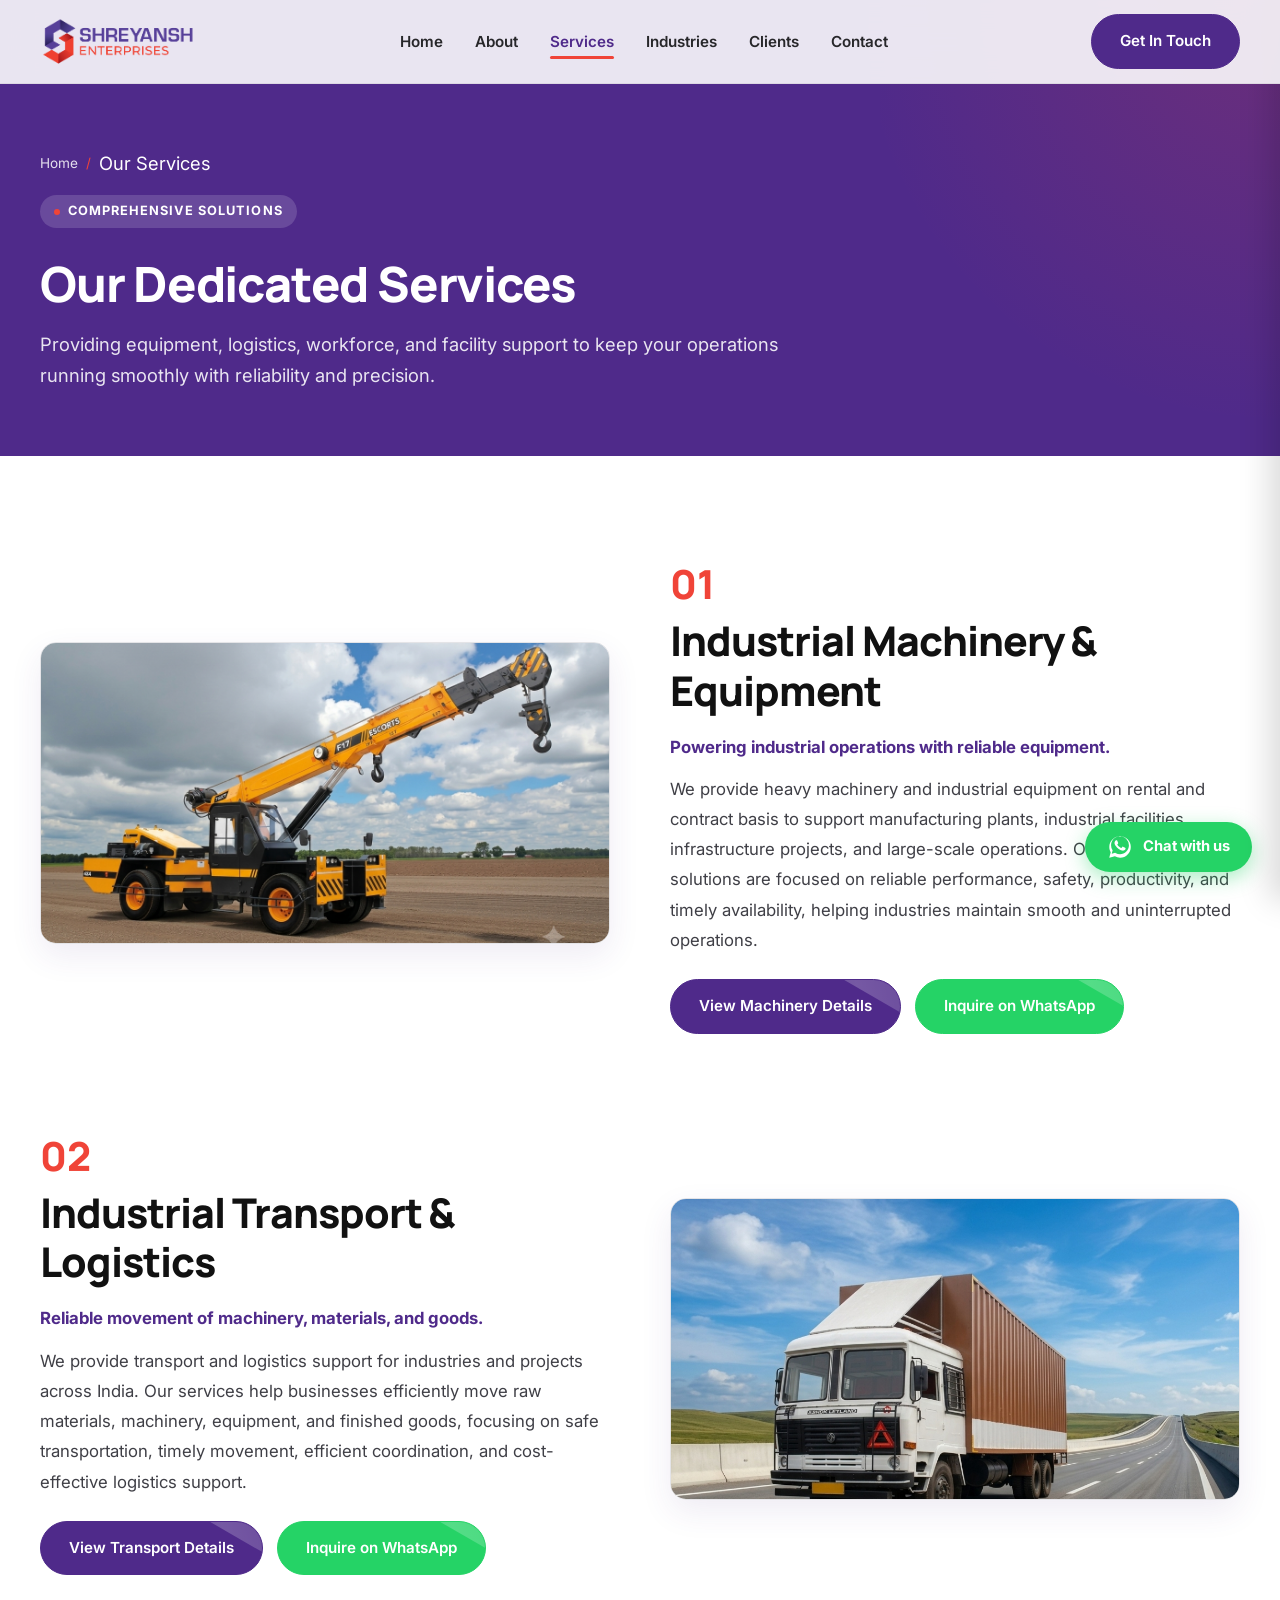
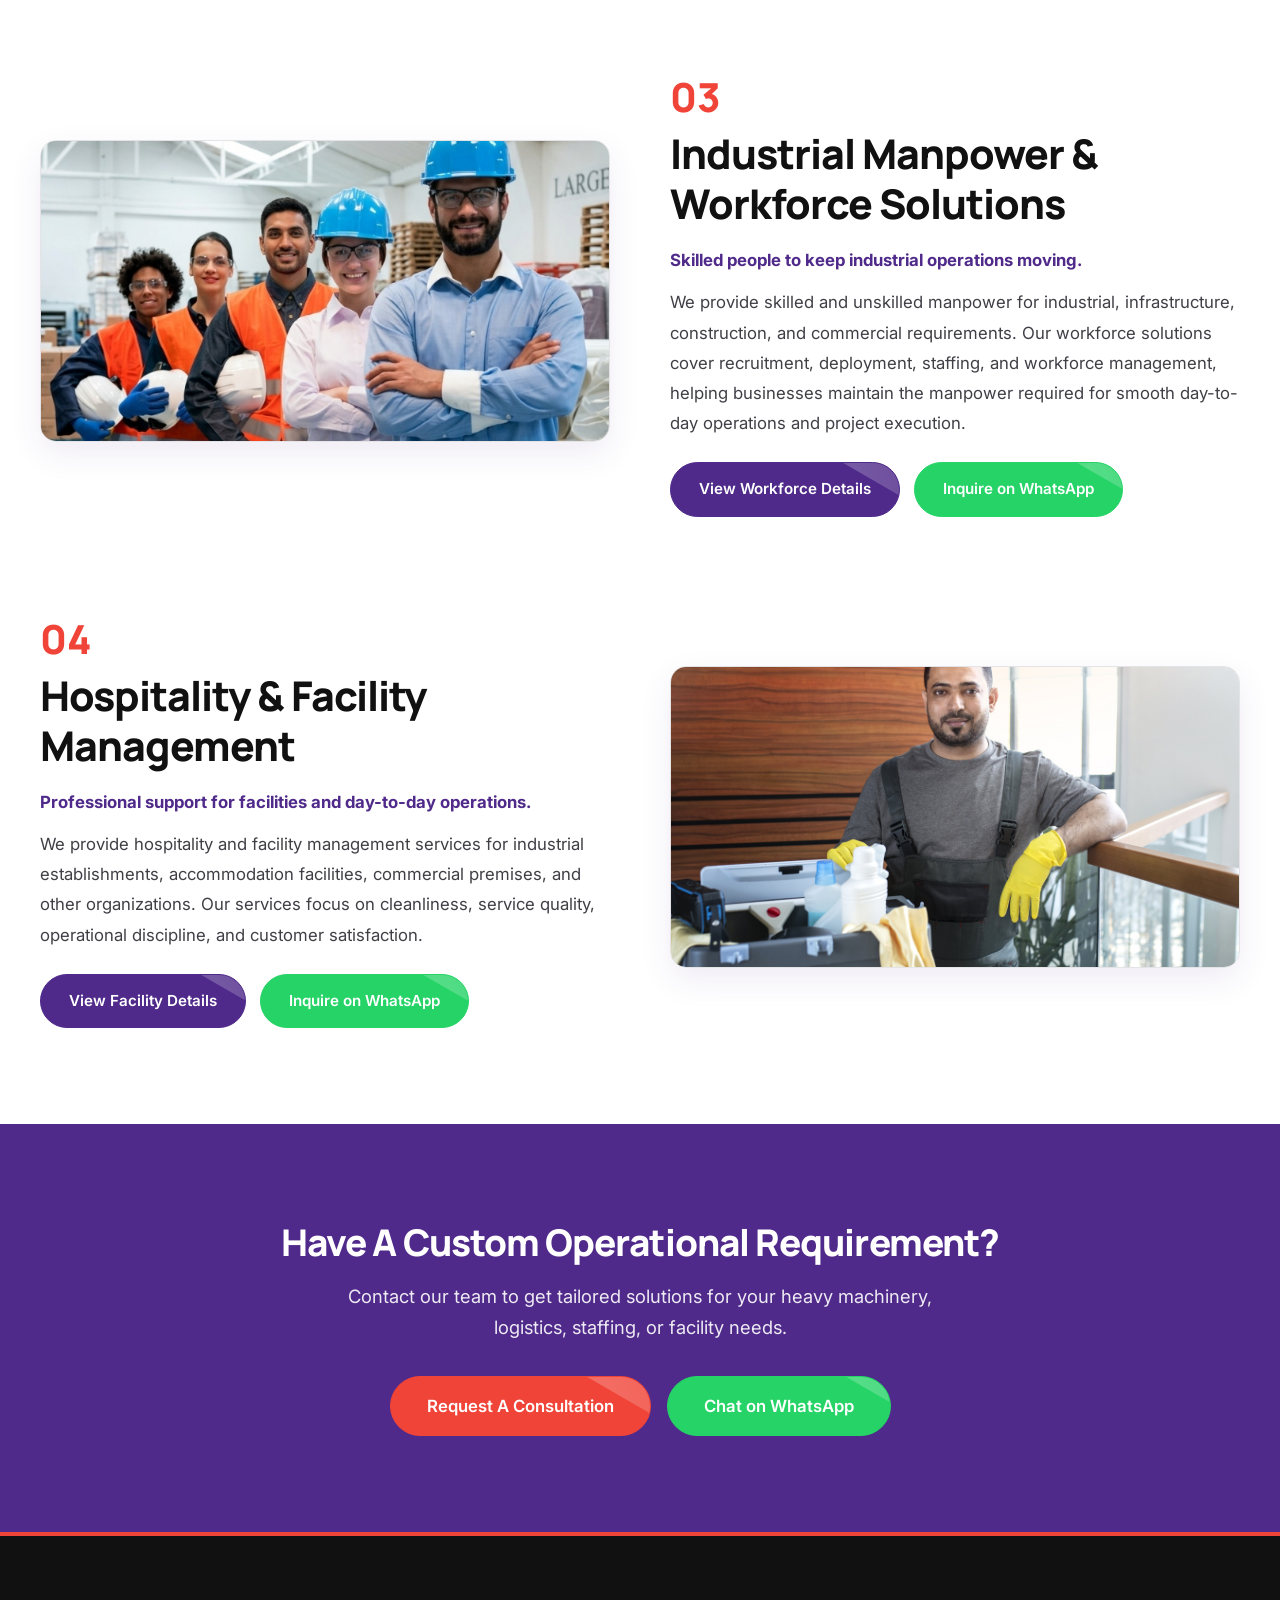
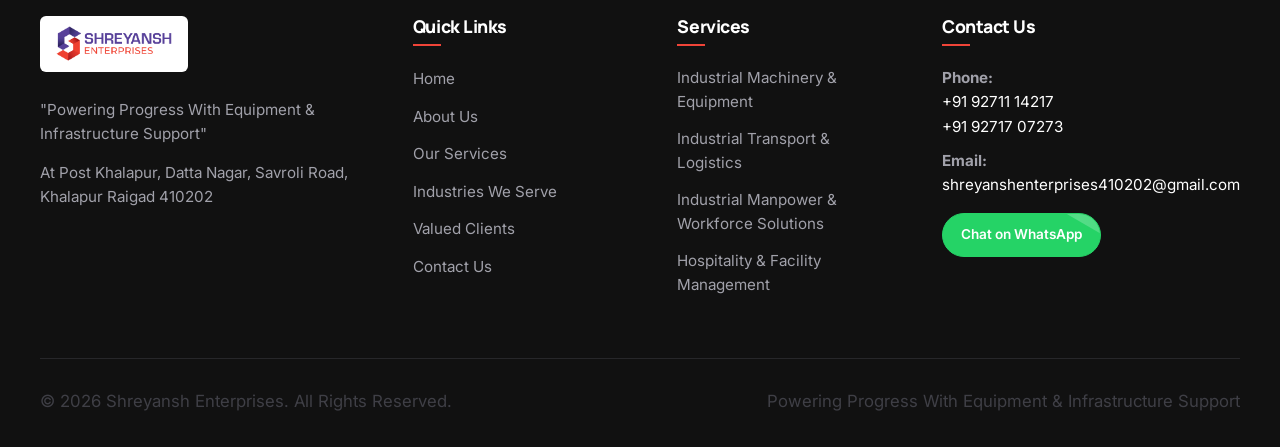
<file: services.html>
<!DOCTYPE html>
<html lang="en">
<head>
  <meta charset="UTF-8">
  <meta name="viewport" content="width=device-width, initial-scale=1.0">
  <title>Our Services | Shreyansh Enterprises</title>
  <meta name="description" content="Explore Shreyansh Enterprises services: Industrial Machinery & Equipment, Industrial Transport & Logistics, Industrial Manpower & Workforce Solutions, and Hospitality & Facility Management across Maharashtra and India.">
  <meta name="keywords" content="Industrial Machinery & Equipment, Industrial Transport & Logistics, Industrial Manpower & Workforce Solutions, Hospitality & Facility Management, Construction Equipment, Logistics, Staffing, Facility Services">
  
  <meta property="og:title" content="Our Services | Shreyansh Enterprises">
  <meta property="og:description" content="Comprehensive equipment, logistics, workforce, and facility support services tailored for infrastructure and enterprise operations.">
  <meta property="og:type" content="website">
  <meta property="og:url" content="https://www.shreyanshenterprises.com/services.html">

  <link rel="icon" type="image/png" href="Shreyansh Logo PNG.png">
  <link rel="stylesheet" href="styles/main.css">
</head>
<body>

  <!-- Navigation Bar -->
  <header class="navbar">
    <div class="container navbar-container">
      <a href="index.html" class="navbar-logo" aria-label="Shreyansh Enterprises Home">
        <img src="Shreyansh Logo PNG.png" alt="Shreyansh Enterprises Logo">
      </a>

      <nav aria-label="Main Navigation">
        <ul class="nav-links">
          <li><a href="index.html" class="nav-link">Home</a></li>
          <li><a href="about.html" class="nav-link">About</a></li>
          <li><a href="services.html" class="nav-link active">Services</a></li>
          <li><a href="industries.html" class="nav-link">Industries</a></li>
          <li><a href="clients.html" class="nav-link">Clients</a></li>
          <li><a href="contact.html" class="nav-link">Contact</a></li>
        </ul>
      </nav>

      <div class="nav-cta">
        <a href="contact.html" class="btn btn-primary">Get In Touch</a>
        <button class="mobile-toggle" aria-label="Toggle navigation menu" aria-expanded="false" aria-controls="mobile-menu">
          <svg viewBox="0 0 24 24"><path d="M3 18h18v-2H3v2zm0-5h18v-2H3v2zm0-7v2h18V6H3z"/></svg>
        </button>
      </div>
    </div>
  </header>

  <!-- Mobile Drawer Menu -->
  <div class="mobile-menu" id="mobile-menu" aria-label="Mobile Navigation Menu">
    <ul class="mobile-nav-links">
      <li><a href="index.html" class="mobile-nav-link">Home</a></li>
      <li><a href="about.html" class="mobile-nav-link">About Us</a></li>
      <li><a href="services.html" class="mobile-nav-link active">Our Services</a></li>
      <li><a href="industries.html" class="mobile-nav-link">Industries</a></li>
      <li><a href="clients.html" class="mobile-nav-link">Valued Clients</a></li>
      <li><a href="contact.html" class="mobile-nav-link">Contact Us</a></li>
    </ul>
    <div style="margin-top: auto; display: flex; flex-direction: column; gap: 12px;">
      <a href="contact.html" class="btn btn-primary" style="width: 100%;">Get In Touch</a>
      <a href="https://wa.me/919271707273?text=Hello%20Shreyansh%20Enterprises%2C%20I%20would%20like%20to%20know%20more%20about%20your%20services." target="_blank" rel="noopener" class="btn btn-whatsapp" style="width: 100%;">
        Chat on WhatsApp
      </a>
    </div>
  </div>

  <main>
    <!-- Header -->
    <section class="subpage-hero">
      <div class="container">
        <div class="breadcrumbs">
          <a href="index.html">Home</a>
          <span>/</span>
          <p style="margin: 0; color: white; display: inline;">Our Services</p>
        </div>
        <span class="section-badge" style="background: rgba(255,255,255,0.15); color: white;">Comprehensive Solutions</span>
        <h1>Our Dedicated Services</h1>
        <p>
          Providing equipment, logistics, workforce, and facility support to keep your operations running smoothly with reliability and precision.
        </p>
      </div>
    </section>

    <!-- Detailed Service Showcase -->
    <section class="section">
      <div class="container">

        <!-- SERVICE 01 -->
        <article class="about-grid" style="margin-bottom: 90px;">
          <div class="about-image-wrapper">
            <img src="Gemini_Generated_Image_9k3i379k3i379k3i.png" alt="Industrial Machinery & Equipment Fleet">
          </div>
          <div>
            <span style="font-family: var(--font-heading); font-size: 2.5rem; font-weight: 800; color: var(--accent);">01</span>
            <h2 style="margin-bottom: 16px;">Industrial Machinery &amp; Equipment</h2>
            <p style="font-size: 1.05rem; line-height: 1.8; margin-bottom: 12px; font-weight: 700; color: var(--primary);">
              Powering industrial operations with reliable equipment.
            </p>
            <p style="font-size: 1.05rem; line-height: 1.8; margin-bottom: 24px;">
              We provide heavy machinery and industrial equipment on rental and contract basis to support manufacturing plants, industrial facilities, infrastructure projects, and large-scale operations. Our equipment solutions are focused on reliable performance, safety, productivity, and timely availability, helping industries maintain smooth and uninterrupted operations.
            </p>
            <div style="display: flex; gap: 14px; flex-wrap: wrap;">
              <a href="services/heavy-machinery.html" class="btn btn-primary">View Machinery Details</a>
              <a href="https://wa.me/919271707273?text=Hello%20Shreyansh%20Enterprises%2C%20I%20would%20like%20to%20inquire%20about%20Industrial%20Machinery%20%26%20Equipment." target="_blank" rel="noopener" class="btn btn-whatsapp">
                Inquire on WhatsApp
              </a>
            </div>
          </div>
        </article>

        <!-- SERVICE 02 -->
        <article class="about-grid" style="margin-bottom: 90px;">
          <div>
            <span style="font-family: var(--font-heading); font-size: 2.5rem; font-weight: 800; color: var(--accent);">02</span>
            <h2 style="margin-bottom: 16px;">Industrial Transport &amp; Logistics</h2>
            <p style="font-size: 1.05rem; line-height: 1.8; margin-bottom: 12px; font-weight: 700; color: var(--primary);">
              Reliable movement of machinery, materials, and goods.
            </p>
            <p style="font-size: 1.05rem; line-height: 1.8; margin-bottom: 24px;">
              We provide transport and logistics support for industries and projects across India. Our services help businesses efficiently move raw materials, machinery, equipment, and finished goods, focusing on safe transportation, timely movement, efficient coordination, and cost-effective logistics support.
            </p>
            <div style="display: flex; gap: 14px; flex-wrap: wrap;">
              <a href="services/transport.html" class="btn btn-primary">View Transport Details</a>
              <a href="https://wa.me/919271707273?text=Hello%20Shreyansh%20Enterprises%2C%20I%20would%20like%20to%20inquire%20about%20Industrial%20Transport%20%26%20Logistics." target="_blank" rel="noopener" class="btn btn-whatsapp">
                Inquire on WhatsApp
              </a>
            </div>
          </div>
          <div class="about-image-wrapper">
            <img src="transport-support.jpg" alt="Industrial Transport & Logistics Fleet">
          </div>
        </article>

        <!-- SERVICE 03 -->
        <article class="about-grid" style="margin-bottom: 90px;">
          <div class="about-image-wrapper">
            <img src="Workers_link.jpg" alt="Industrial Manpower & Workforce Solutions">
          </div>
          <div>
            <span style="font-family: var(--font-heading); font-size: 2.5rem; font-weight: 800; color: var(--accent);">03</span>
            <h2 style="margin-bottom: 16px;">Industrial Manpower &amp; Workforce Solutions</h2>
            <p style="font-size: 1.05rem; line-height: 1.8; margin-bottom: 12px; font-weight: 700; color: var(--primary);">
              Skilled people to keep industrial operations moving.
            </p>
            <p style="font-size: 1.05rem; line-height: 1.8; margin-bottom: 24px;">
              We provide skilled and unskilled manpower for industrial, infrastructure, construction, and commercial requirements. Our workforce solutions cover recruitment, deployment, staffing, and workforce management, helping businesses maintain the manpower required for smooth day-to-day operations and project execution.
            </p>
            <div style="display: flex; gap: 14px; flex-wrap: wrap;">
              <a href="services/employee-management.html" class="btn btn-primary">View Workforce Details</a>
              <a href="https://wa.me/919271707273?text=Hello%20Shreyansh%20Enterprises%2C%20I%20would%20like%20to%20inquire%20about%20Industrial%20Manpower%20%26%20Workforce%20Solutions." target="_blank" rel="noopener" class="btn btn-whatsapp">
                Inquire on WhatsApp
              </a>
            </div>
          </div>
        </article>

        <!-- SERVICE 04 -->
        <article class="about-grid">
          <div>
            <span style="font-family: var(--font-heading); font-size: 2.5rem; font-weight: 800; color: var(--accent);">04</span>
            <h2 style="margin-bottom: 16px;">Hospitality &amp; Facility Management</h2>
            <p style="font-size: 1.05rem; line-height: 1.8; margin-bottom: 12px; font-weight: 700; color: var(--primary);">
              Professional support for facilities and day-to-day operations.
            </p>
            <p style="font-size: 1.05rem; line-height: 1.8; margin-bottom: 24px;">
              We provide hospitality and facility management services for industrial establishments, accommodation facilities, commercial premises, and other organizations. Our services focus on cleanliness, service quality, operational discipline, and customer satisfaction.
            </p>
            <div style="display: flex; gap: 14px; flex-wrap: wrap;">
              <a href="services/hospitality-management.html" class="btn btn-primary">View Facility Details</a>
              <a href="https://wa.me/919271707273?text=Hello%20Shreyansh%20Enterprises%2C%20I%20would%20like%20to%20inquire%20about%20Hospitality%20%26%20Facility%20Management." target="_blank" rel="noopener" class="btn btn-whatsapp">
                Inquire on WhatsApp
              </a>
            </div>
          </div>
          <div class="about-image-wrapper">
            <img src="HOSPITALITY MANAGEMENT.jpg" alt="Hospitality & Facility Management Services">
          </div>
        </article>

      </div>
    </section>

    <!-- CTA Section -->
    <section class="section section-purple">
      <div class="container" style="text-align: center;">
        <h2 style="font-size: 2.3rem; margin-bottom: 16px;">Have A Custom Operational Requirement?</h2>
        <p style="font-size: 1.15rem; max-width: 660px; margin: 0 auto 32px;">
          Contact our team to get tailored solutions for your heavy machinery, logistics, staffing, or facility needs.
        </p>
        <div style="display: flex; gap: 16px; justify-content: center; flex-wrap: wrap;">
          <a href="contact.html" class="btn btn-accent btn-lg">Request A Consultation</a>
          <a href="https://wa.me/919271707273?text=Hello%20Shreyansh%20Enterprises%2C%20I%20would%20like%20to%20know%20more%20about%20your%20services." target="_blank" rel="noopener" class="btn btn-whatsapp btn-lg">
            Chat on WhatsApp
          </a>
        </div>
      </div>
    </section>
  </main>

  <!-- Footer -->
  <footer class="footer">
    <div class="container">
      <div class="footer-grid">
        <div>
          <div class="footer-logo-container">
            <img src="Shreyansh Logo PNG.png" alt="Shreyansh Enterprises Logo" class="footer-logo">
          </div>
          <p class="footer-desc">"Powering Progress With Equipment &amp; Infrastructure Support"</p>
          <p class="footer-desc" style="margin-top: 14px;">
            At Post Khalapur, Datta Nagar, Savroli Road, Khalapur Raigad 410202
          </p>
        </div>

        <div>
          <h4 class="footer-title">Quick Links</h4>
          <ul class="footer-links">
            <li><a href="index.html" class="footer-link">Home</a></li>
            <li><a href="about.html" class="footer-link">About Us</a></li>
            <li><a href="services.html" class="footer-link">Our Services</a></li>
            <li><a href="industries.html" class="footer-link">Industries We Serve</a></li>
            <li><a href="clients.html" class="footer-link">Valued Clients</a></li>
            <li><a href="contact.html" class="footer-link">Contact Us</a></li>
          </ul>
        </div>

        <div>
          <h4 class="footer-title">Services</h4>
          <ul class="footer-links">
            <li><a href="services/heavy-machinery.html" class="footer-link">Industrial Machinery &amp; Equipment</a></li>
            <li><a href="services/transport.html" class="footer-link">Industrial Transport &amp; Logistics</a></li>
            <li><a href="services/employee-management.html" class="footer-link">Industrial Manpower &amp; Workforce Solutions</a></li>
            <li><a href="services/hospitality-management.html" class="footer-link">Hospitality &amp; Facility Management</a></li>
          </ul>
        </div>

        <div>
          <h4 class="footer-title">Contact Us</h4>
          <p class="footer-desc" style="margin-bottom: 10px;">
            <strong>Phone:</strong><br>
            <a href="tel:+919271114217" style="color: var(--white);">+91 92711 14217</a><br>
            <a href="tel:+919271707273" style="color: var(--white);">+91 92717 07273</a>
          </p>
          <p class="footer-desc" style="margin-bottom: 16px;">
            <strong>Email:</strong><br>
            <a href="mailto:shreyanshenterprises410202@gmail.com" style="color: var(--white);">shreyanshenterprises410202@gmail.com</a>
          </p>
          <a href="https://wa.me/919271707273?text=Hello%20Shreyansh%20Enterprises%2C%20I%20would%20like%20to%20know%20more%20about%20your%20services." target="_blank" rel="noopener" class="btn btn-whatsapp" style="padding: 10px 18px; font-size: 0.85rem;">
            Chat on WhatsApp
          </a>
        </div>
      </div>

      <div class="footer-bottom">
        <p>&copy; 2026 Shreyansh Enterprises. All Rights Reserved.</p>
        <p>Powering Progress With Equipment &amp; Infrastructure Support</p>
      </div>
    </div>
  </footer>

  <!-- Floating WhatsApp Widget -->
  <a href="https://wa.me/919271707273?text=Hello%20Shreyansh%20Enterprises%2C%20I%20would%20like%20to%20know%20more%20about%20your%20services." target="_blank" rel="noopener" class="floating-whatsapp" title="Chat with us on WhatsApp" aria-label="Chat with us on WhatsApp">
    <svg viewBox="0 0 24 24"><path d="M12.04 2c-5.46 0-9.91 4.45-9.91 9.91 0 1.75.46 3.45 1.32 4.95L2.05 22l5.25-1.38c1.45.79 3.08 1.21 4.74 1.21 5.46 0 9.91-4.45 9.91-9.91 0-2.65-1.03-5.14-2.9-7.01A9.84 9.84 0 0012.04 2zm.01 16.67c-1.49 0-2.95-.4-4.23-1.16l-.3-.18-3.14.82.84-3.06-.2-.31a8.18 8.18 0 01-1.26-4.37c0-4.54 3.7-8.24 8.24-8.24 2.2 0 4.27.86 5.82 2.42a8.18 8.18 0 012.42 5.82c0 4.54-3.7 8.24-8.19 8.24zm4.51-6.16c-.25-.12-1.47-.72-1.69-.8-.23-.08-.39-.12-.56.12-.17.25-.64.8-.79.97-.15.17-.3.19-.55.07-.25-.12-1.05-.39-2-1.23-.74-.66-1.24-1.47-1.39-1.72-.15-.25-.02-.38.11-.5.11-.11.25-.29.37-.43.12-.14.16-.25.25-.42.08-.17.04-.31-.02-.43s-.56-1.35-.77-1.85c-.2-.48-.41-.42-.56-.43h-.48c-.17 0-.44.06-.67.31-.23.25-.88.86-.88 2.1 0 1.24.9 2.44 1.03 2.61.12.17 1.77 2.71 4.29 3.8.6.26 1.07.41 1.44.53.61.19 1.16.17 1.6.1.49-.07 1.47-.6 1.68-1.18.21-.58.21-1.07.15-1.18-.07-.11-.22-.17-.47-.3z"/></svg>
    <span>Chat with us</span>
  </a>

  <!-- Script -->
  <script src="scripts/app.js"></script>
</body>
</html>
</file>
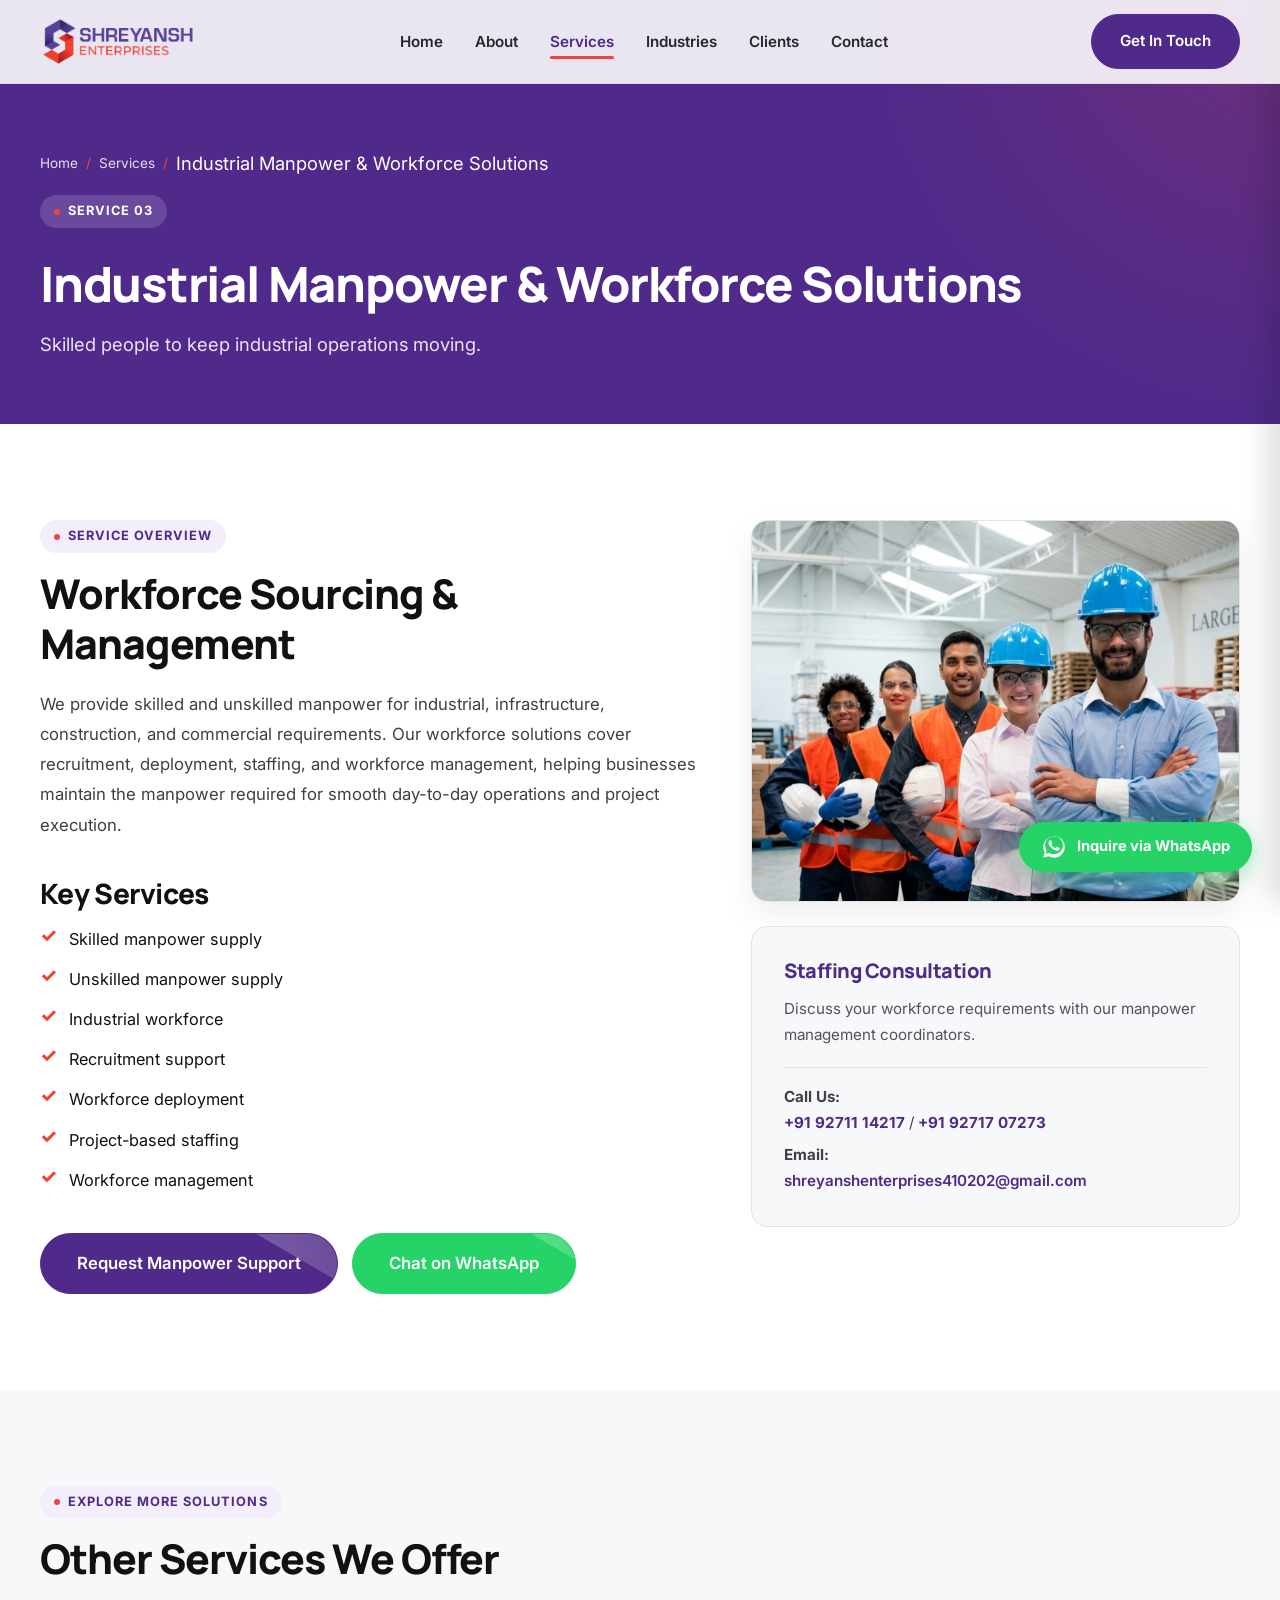
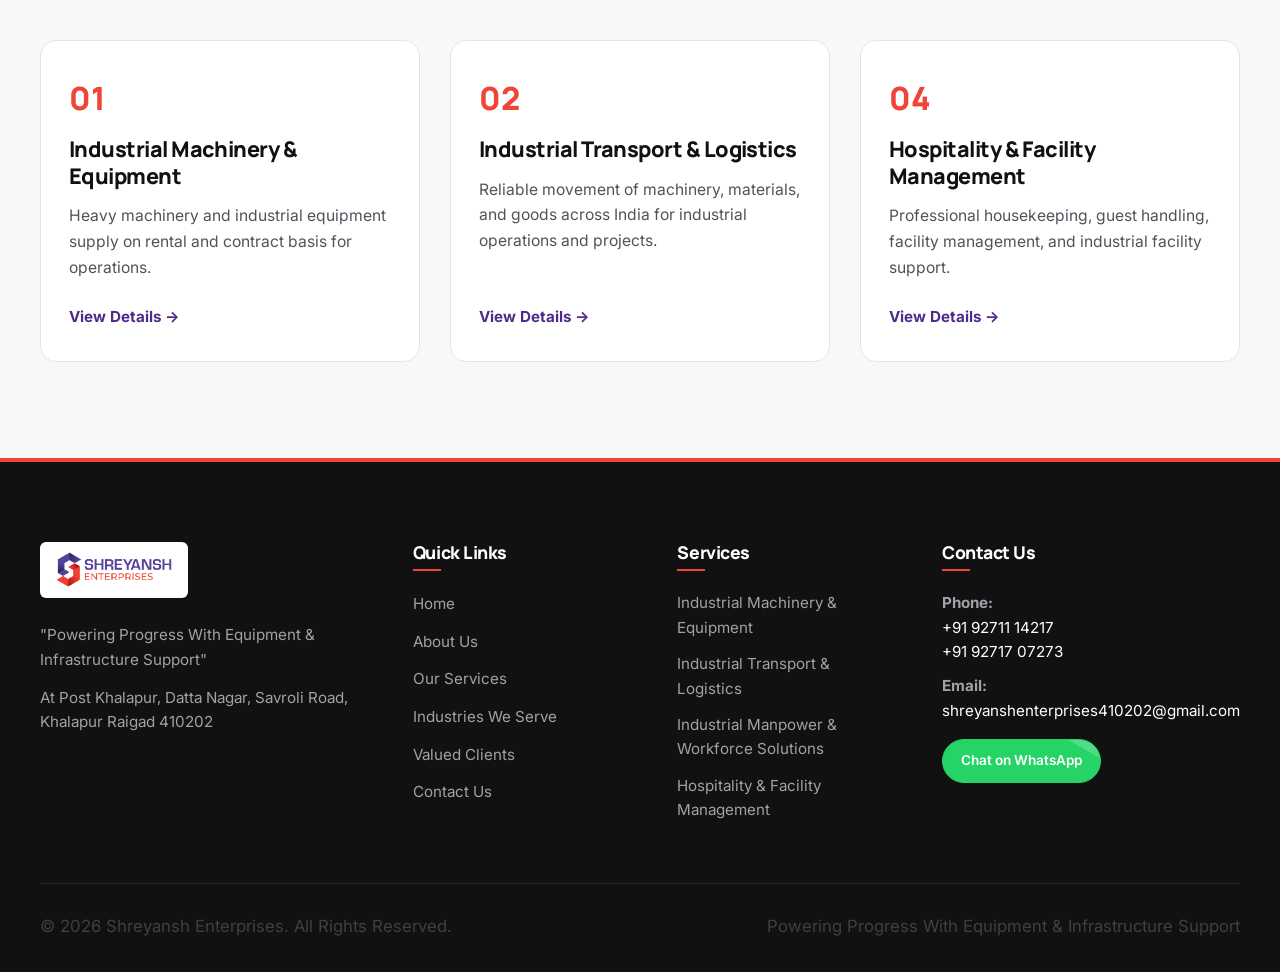
<file: services/employee-management.html>
<!DOCTYPE html>
<html lang="en">
<head>
  <meta charset="UTF-8">
  <meta name="viewport" content="width=device-width, initial-scale=1.0">
  <title>Industrial Manpower & Workforce Solutions | Shreyansh Enterprises</title>
  <meta name="description" content="Industrial Manpower & Workforce Solutions &amp; Manpower solutions by Shreyansh Enterprises. Skilled and unskilled workforce solutions tailored to diverse operational requirements.">
  <meta name="keywords" content="Industrial Manpower & Workforce Solutions, Manpower Solutions, Workforce Deployment, Industrial Staffing, Skilled Labor, Site Manpower, Shreyansh Enterprises">
  
  <meta property="og:title" content="Industrial Manpower & Workforce Solutions | Shreyansh Enterprises">
  <meta property="og:description" content="Skilled and unskilled manpower solutions tailored to enhance workforce efficiency and site productivity across India.">
  <meta property="og:type" content="website">
  <meta property="og:url" content="https://www.shreyanshenterprises.com/services/employee-management.html">

  <link rel="icon" type="image/png" href="../Shreyansh Logo PNG.png">
  <link rel="stylesheet" href="../styles/main.css">
</head>
<body>

  <!-- Navigation Bar -->
  <header class="navbar">
    <div class="container navbar-container">
      <a href="../index.html" class="navbar-logo" aria-label="Shreyansh Enterprises Home">
        <img src="../Shreyansh Logo PNG.png" alt="Shreyansh Enterprises Logo">
      </a>

      <nav aria-label="Main Navigation">
        <ul class="nav-links">
          <li><a href="../index.html" class="nav-link">Home</a></li>
          <li><a href="../about.html" class="nav-link">About</a></li>
          <li><a href="../services.html" class="nav-link active">Services</a></li>
          <li><a href="../industries.html" class="nav-link">Industries</a></li>
          <li><a href="../clients.html" class="nav-link">Clients</a></li>
          <li><a href="../contact.html" class="nav-link">Contact</a></li>
        </ul>
      </nav>

      <div class="nav-cta">
        <a href="../contact.html" class="btn btn-primary">Get In Touch</a>
        <button class="mobile-toggle" aria-label="Toggle navigation menu" aria-expanded="false" aria-controls="mobile-menu">
          <svg viewBox="0 0 24 24"><path d="M3 18h18v-2H3v2zm0-5h18v-2H3v2zm0-7v2h18V6H3z"/></svg>
        </button>
      </div>
    </div>
  </header>

  <!-- Mobile Drawer Menu -->
  <div class="mobile-menu" id="mobile-menu" aria-label="Mobile Navigation Menu">
    <ul class="mobile-nav-links">
      <li><a href="../index.html" class="mobile-nav-link">Home</a></li>
      <li><a href="../about.html" class="mobile-nav-link">About Us</a></li>
      <li><a href="../services.html" class="mobile-nav-link active">Our Services</a></li>
      <li><a href="../industries.html" class="mobile-nav-link">Industries</a></li>
      <li><a href="../clients.html" class="mobile-nav-link">Valued Clients</a></li>
      <li><a href="../contact.html" class="mobile-nav-link">Contact Us</a></li>
    </ul>
    <div style="margin-top: auto; display: flex; flex-direction: column; gap: 12px;">
      <a href="../contact.html" class="btn btn-primary" style="width: 100%;">Get In Touch</a>
      <a href="https://wa.me/919271707273?text=Hello%20Shreyansh%20Enterprises%2C%20I%20would%20like%20to%20know%20more%20about%20your%20services." target="_blank" rel="noopener" class="btn btn-whatsapp" style="width: 100%;">
        Chat on WhatsApp
      </a>
    </div>
  </div>

  <main>
    <!-- Service Header -->
    <section class="subpage-hero">
      <div class="container">
        <div class="breadcrumbs">
          <a href="../index.html">Home</a>
          <span>/</span>
          <a href="../services.html">Services</a>
          <span>/</span>
          <p style="margin: 0; color: white; display: inline;">Industrial Manpower &amp; Workforce Solutions</p>
        </div>
        <span class="section-badge" style="background: rgba(255,255,255,0.15); color: white;">SERVICE 03</span>
        <h1>Industrial Manpower &amp; Workforce Solutions</h1>
        <p>
          Skilled people to keep industrial operations moving.
        </p>
      </div>
    </section>

    <!-- Detail Content -->
    <section class="section">
      <div class="container">
        <div class="service-detail-grid">
          <div>
            <span class="section-badge">Service Overview</span>
            <h2 style="margin-bottom: 20px;">Workforce Sourcing &amp; Management</h2>
            <p style="font-size: 1.05rem; line-height: 1.8; margin-bottom: 20px;">
              We provide skilled and unskilled manpower for industrial, infrastructure, construction, and commercial requirements. Our workforce solutions cover recruitment, deployment, staffing, and workforce management, helping businesses maintain the manpower required for smooth day-to-day operations and project execution.
            </p>
            
            <h3 style="margin-top: 36px; margin-bottom: 16px;">Key Services</h3>
            <ul style="list-style: none; padding: 0; display: flex; flex-direction: column; gap: 14px; margin-bottom: 40px;">
              <li style="display: flex; align-items: flex-start; gap: 12px; font-size: 1.02rem;">
                <span style="color: var(--accent); font-weight: 800; font-size: 1.2rem; line-height: 1;">✓</span>
                <span>Skilled manpower supply</span>
              </li>
              <li style="display: flex; align-items: flex-start; gap: 12px; font-size: 1.02rem;">
                <span style="color: var(--accent); font-weight: 800; font-size: 1.2rem; line-height: 1;">✓</span>
                <span>Unskilled manpower supply</span>
              </li>
              <li style="display: flex; align-items: flex-start; gap: 12px; font-size: 1.02rem;">
                <span style="color: var(--accent); font-weight: 800; font-size: 1.2rem; line-height: 1;">✓</span>
                <span>Industrial workforce</span>
              </li>
              <li style="display: flex; align-items: flex-start; gap: 12px; font-size: 1.02rem;">
                <span style="color: var(--accent); font-weight: 800; font-size: 1.2rem; line-height: 1;">✓</span>
                <span>Recruitment support</span>
              </li>
              <li style="display: flex; align-items: flex-start; gap: 12px; font-size: 1.02rem;">
                <span style="color: var(--accent); font-weight: 800; font-size: 1.2rem; line-height: 1;">✓</span>
                <span>Workforce deployment</span>
              </li>
              <li style="display: flex; align-items: flex-start; gap: 12px; font-size: 1.02rem;">
                <span style="color: var(--accent); font-weight: 800; font-size: 1.2rem; line-height: 1;">✓</span>
                <span>Project-based staffing</span>
              </li>
              <li style="display: flex; align-items: flex-start; gap: 12px; font-size: 1.02rem;">
                <span style="color: var(--accent); font-weight: 800; font-size: 1.2rem; line-height: 1;">✓</span>
                <span>Workforce management</span>
              </li>
            </ul>

            <div style="display: flex; gap: 14px; flex-wrap: wrap;">
              <a href="../contact.html" class="btn btn-primary btn-lg">Request Manpower Support</a>
              <a href="https://wa.me/919271707273?text=Hello%20Shreyansh%20Enterprises%2C%20I%20would%20like%20to%20inquire%20about%20Industrial%20Manpower%20%26%20Workforce%20Solutions." target="_blank" rel="noopener" class="btn btn-whatsapp btn-lg">
                Chat on WhatsApp
              </a>
            </div>
          </div>

          <div>
            <div class="service-detail-img-box">
              <img src="../Workers_link.jpg" alt="Industrial Manpower & Workforce Solutions Team">
            </div>

            <div class="service-info-box">
              <h3 style="font-size: 1.25rem; margin-bottom: 12px; color: var(--primary);">Staffing Consultation</h3>
              <p style="font-size: 0.95rem; margin-bottom: 20px; color: var(--gray-600);">
                Discuss your workforce requirements with our manpower management coordinators.
              </p>
              <div style="border-top: 1px solid var(--gray-200); padding-top: 16px;">
                <p style="font-size: 0.95rem; margin-bottom: 6px;">
                  <strong>Call Us:</strong><br>
                  <a href="tel:+919271114217" style="color: var(--primary); font-weight: 700;">+91 92711 14217</a> / 
                  <a href="tel:+919271707273" style="color: var(--primary); font-weight: 700;">+91 92717 07273</a>
                </p>
                <p style="font-size: 0.95rem; margin: 0;">
                  <strong>Email:</strong><br>
                  <a href="mailto:shreyanshenterprises410202@gmail.com" style="color: var(--primary); font-weight: 600;">shreyanshenterprises410202@gmail.com</a>
                </p>
              </div>
            </div>
          </div>
        </div>
      </div>
    </section>

    <!-- Other Services Navigation -->
    <section class="section section-light">
      <div class="container">
        <div class="section-header">
          <span class="section-badge">Explore More Solutions</span>
          <h2>Other Services We Offer</h2>
        </div>

        <div class="services-grid">
          <a href="heavy-machinery.html" class="service-card" aria-label="Explore Industrial Machinery & Equipment">
            <span class="service-number">01</span>
            <h3 class="service-title">Industrial Machinery &amp; Equipment</h3>
            <p class="service-desc">
              Heavy machinery and industrial equipment supply on rental and contract basis for operations.
            </p>
            <span class="service-link">View Details &rarr;</span>
          </a>

          <a href="transport.html" class="service-card" aria-label="Explore Industrial Transport & Logistics">
            <span class="service-number">02</span>
            <h3 class="service-title">Industrial Transport &amp; Logistics</h3>
            <p class="service-desc">
              Reliable movement of machinery, materials, and goods across India for industrial operations and projects.
            </p>
            <span class="service-link">View Details &rarr;</span>
          </a>

          <a href="hospitality-management.html" class="service-card" aria-label="Explore Hospitality & Facility Management">
            <span class="service-number">04</span>
            <h3 class="service-title">Hospitality &amp; Facility Management</h3>
            <p class="service-desc">
              Professional housekeeping, guest handling, facility management, and industrial facility support.
            </p>
            <span class="service-link">View Details &rarr;</span>
          </a>
        </div>
      </div>
    </section>
  </main>

  <!-- Footer -->
  <footer class="footer">
    <div class="container">
      <div class="footer-grid">
        <div>
          <div class="footer-logo-container">
            <img src="../Shreyansh Logo PNG.png" alt="Shreyansh Enterprises Logo" class="footer-logo">
          </div>
          <p class="footer-desc">"Powering Progress With Equipment &amp; Infrastructure Support"</p>
          <p class="footer-desc" style="margin-top: 14px;">
            At Post Khalapur, Datta Nagar, Savroli Road, Khalapur Raigad 410202
          </p>
        </div>

        <div>
          <h4 class="footer-title">Quick Links</h4>
          <ul class="footer-links">
            <li><a href="../index.html" class="footer-link">Home</a></li>
            <li><a href="../about.html" class="footer-link">About Us</a></li>
            <li><a href="../services.html" class="footer-link">Our Services</a></li>
            <li><a href="../industries.html" class="footer-link">Industries We Serve</a></li>
            <li><a href="../clients.html" class="footer-link">Valued Clients</a></li>
            <li><a href="../contact.html" class="footer-link">Contact Us</a></li>
          </ul>
        </div>

        <div>
          <h4 class="footer-title">Services</h4>
          <ul class="footer-links">
            <li><a href="heavy-machinery.html" class="footer-link">Industrial Machinery &amp; Equipment</a></li>
            <li><a href="transport.html" class="footer-link">Industrial Transport &amp; Logistics</a></li>
            <li><a href="employee-management.html" class="footer-link">Industrial Manpower &amp; Workforce Solutions</a></li>
            <li><a href="hospitality-management.html" class="footer-link">Hospitality &amp; Facility Management</a></li>
          </ul>
        </div>

        <div>
          <h4 class="footer-title">Contact Us</h4>
          <p class="footer-desc" style="margin-bottom: 10px;">
            <strong>Phone:</strong><br>
            <a href="tel:+919271114217" style="color: var(--white);">+91 92711 14217</a><br>
            <a href="tel:+919271707273" style="color: var(--white);">+91 92717 07273</a>
          </p>
          <p class="footer-desc" style="margin-bottom: 16px;">
            <strong>Email:</strong><br>
            <a href="mailto:shreyanshenterprises410202@gmail.com" style="color: var(--white);">shreyanshenterprises410202@gmail.com</a>
          </p>
          <a href="https://wa.me/919271707273?text=Hello%20Shreyansh%20Enterprises%2C%20I%20would%20like%20to%20know%20more%20about%20your%20services." target="_blank" rel="noopener" class="btn btn-whatsapp" style="padding: 10px 18px; font-size: 0.85rem;">
            Chat on WhatsApp
          </a>
        </div>
      </div>

      <div class="footer-bottom">
        <p>&copy; 2026 Shreyansh Enterprises. All Rights Reserved.</p>
        <p>Powering Progress With Equipment &amp; Infrastructure Support</p>
      </div>
    </div>
  </footer>

  <!-- Floating WhatsApp Widget -->
  <a href="https://wa.me/919271707273?text=Hello%20Shreyansh%20Enterprises%2C%20I%20would%20like%20to%20inquire%20about%20Employee%20Management." target="_blank" rel="noopener" class="floating-whatsapp" title="Inquire on WhatsApp" aria-label="Inquire on WhatsApp">
    <svg viewBox="0 0 24 24"><path d="M12.04 2c-5.46 0-9.91 4.45-9.91 9.91 0 1.75.46 3.45 1.32 4.95L2.05 22l5.25-1.38c1.45.79 3.08 1.21 4.74 1.21 5.46 0 9.91-4.45 9.91-9.91 0-2.65-1.03-5.14-2.9-7.01A9.84 9.84 0 0012.04 2zm.01 16.67c-1.49 0-2.95-.4-4.23-1.16l-.3-.18-3.14.82.84-3.06-.2-.31a8.18 8.18 0 01-1.26-4.37c0-4.54 3.7-8.24 8.24-8.24 2.2 0 4.27.86 5.82 2.42a8.18 8.18 0 012.42 5.82c0 4.54-3.7 8.24-8.19 8.24zm4.51-6.16c-.25-.12-1.47-.72-1.69-.8-.23-.08-.39-.12-.56.12-.17.25-.64.8-.79.97-.15.17-.3.19-.55.07-.25-.12-1.05-.39-2-1.23-.74-.66-1.24-1.47-1.39-1.72-.15-.25-.02-.38.11-.5.11-.11.25-.29.37-.43.12-.14.16-.25.25-.42.08-.17.04-.31-.02-.43s-.56-1.35-.77-1.85c-.2-.48-.41-.42-.56-.43h-.48c-.17 0-.44.06-.67.31-.23.25-.88.86-.88 2.1 0 1.24.9 2.44 1.03 2.61.12.17 1.77 2.71 4.29 3.8.6.26 1.07.41 1.44.53.61.19 1.16.17 1.6.1.49-.07 1.47-.6 1.68-1.18.21-.58.21-1.07.15-1.18-.07-.11-.22-.17-.47-.3z"/></svg>
    <span>Inquire via WhatsApp</span>
  </a>

  <!-- Script -->
  <script src="../scripts/app.js"></script>
</body>
</html>
</file>
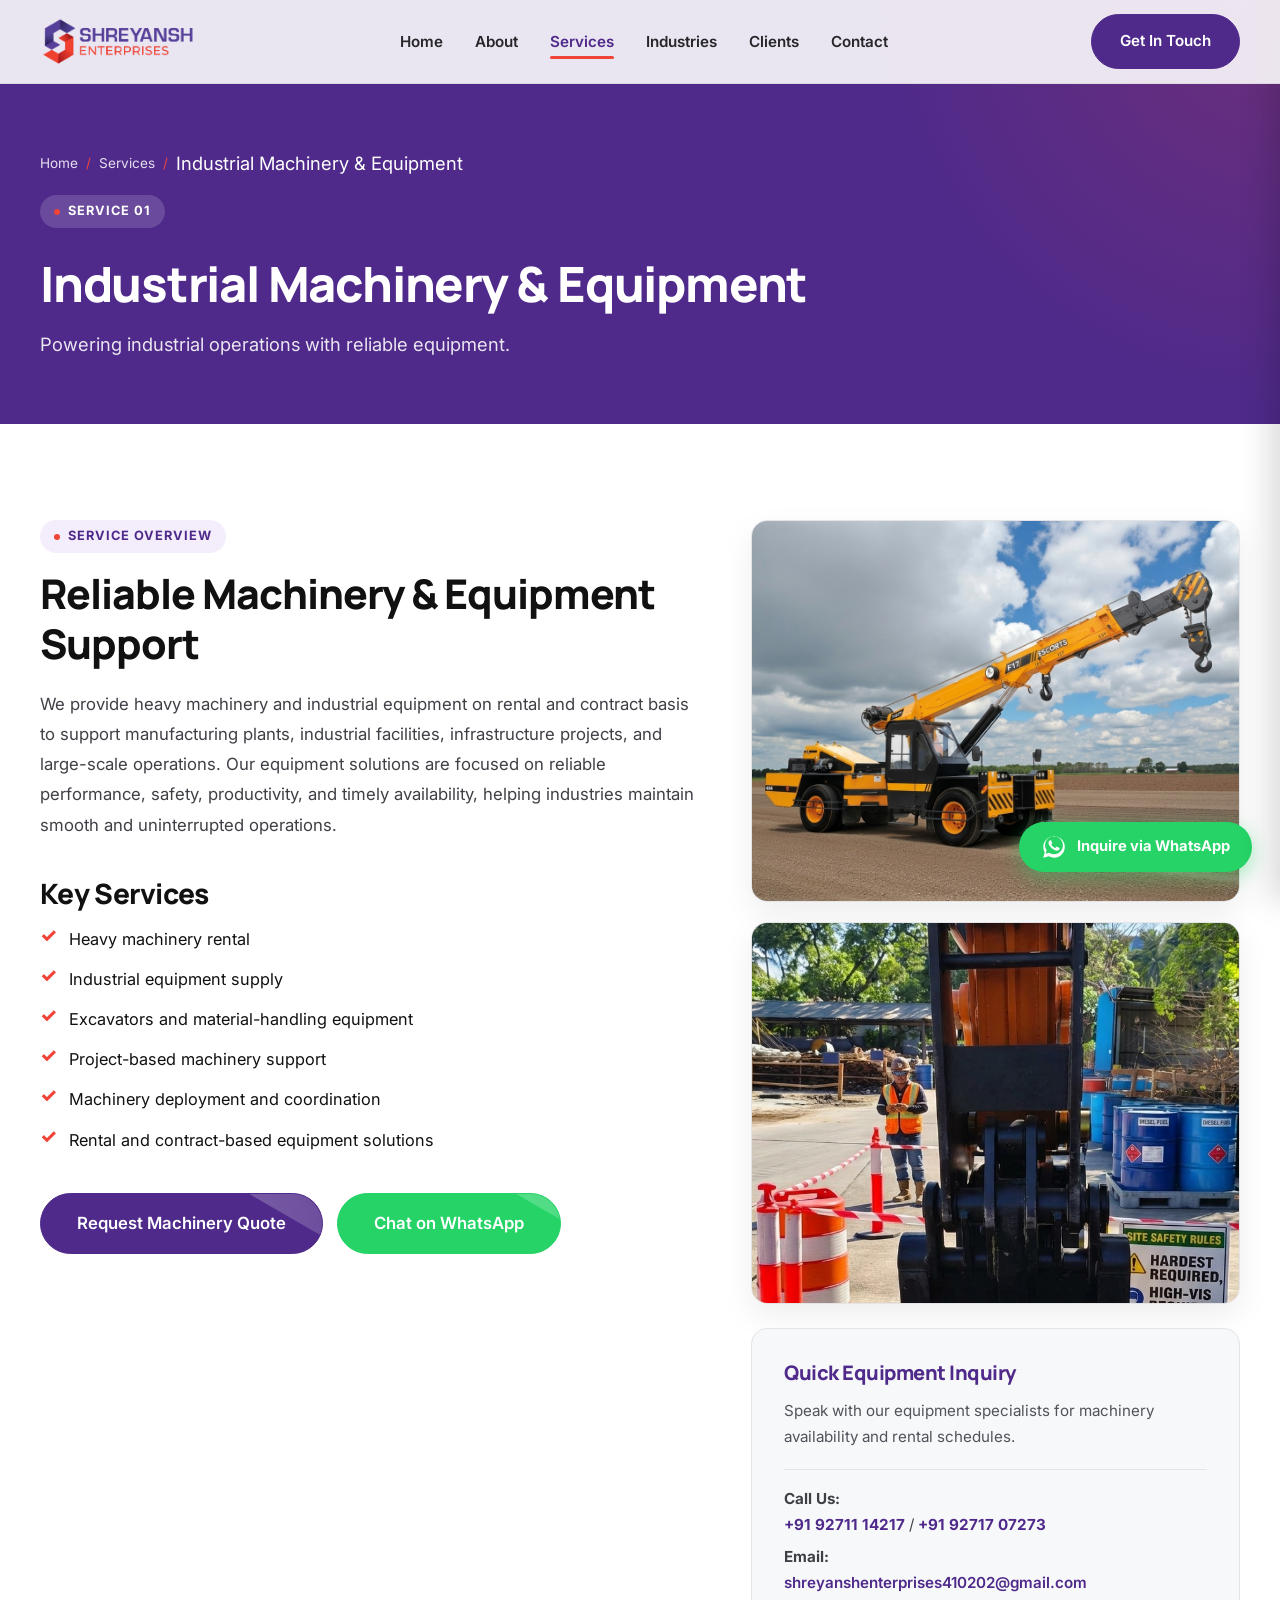
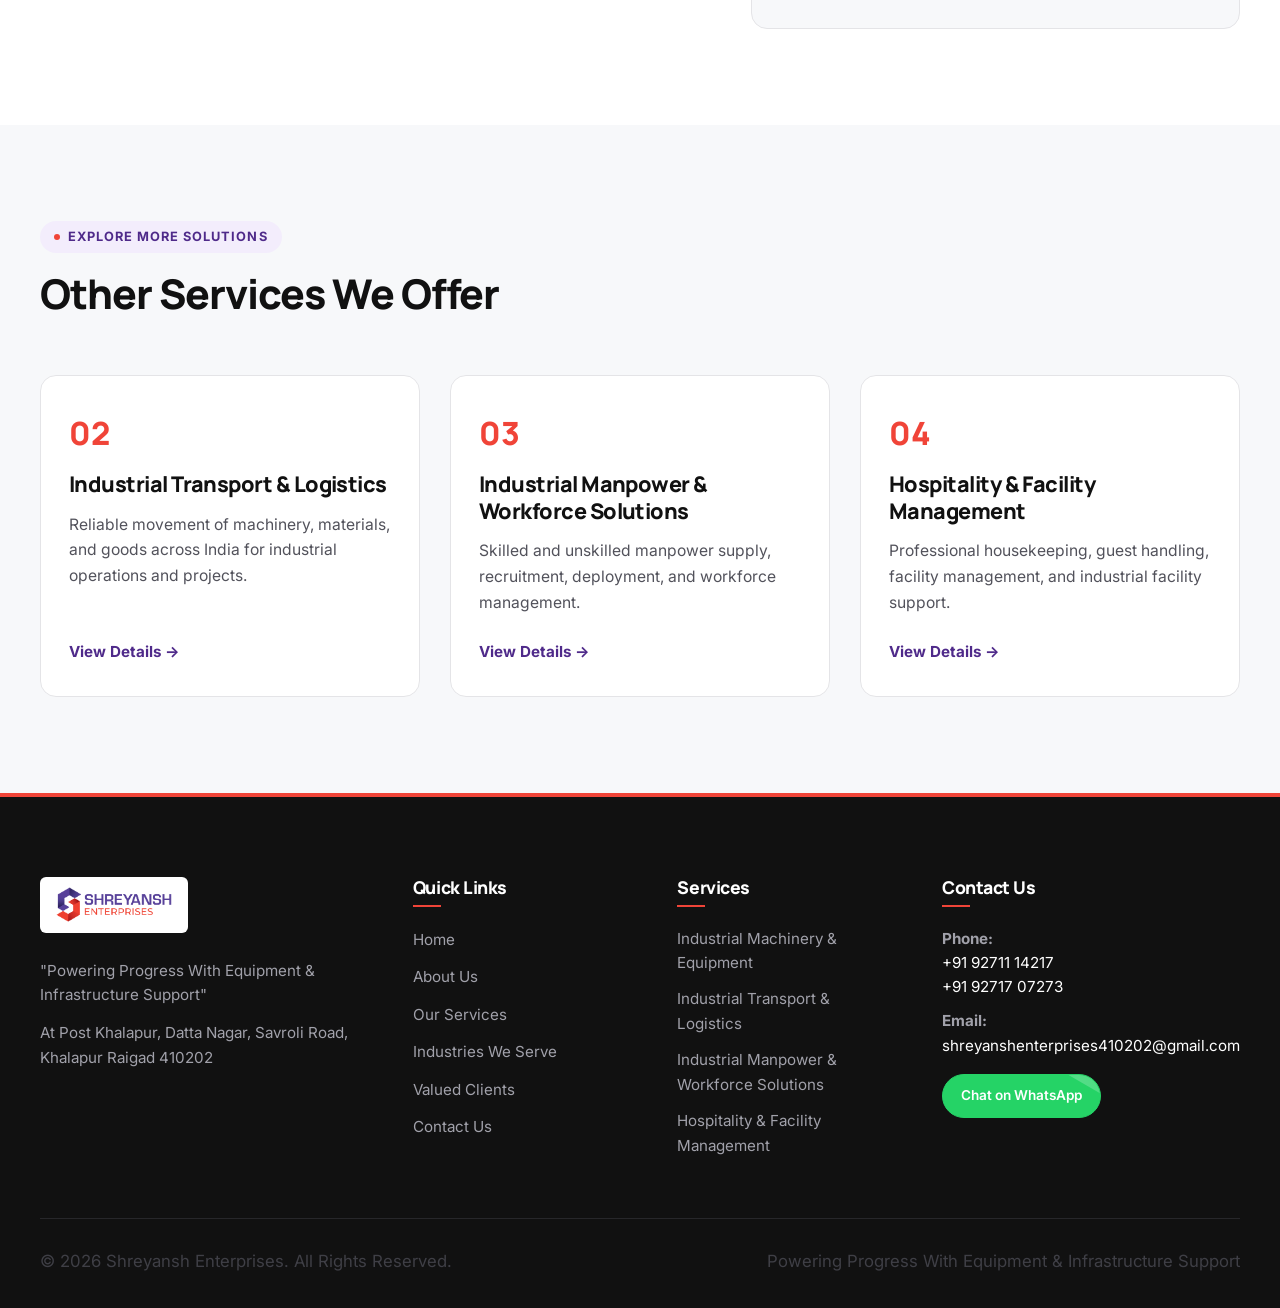
<file: services/heavy-machinery.html>
<!DOCTYPE html>
<html lang="en">
<head>
  <meta charset="UTF-8">
  <meta name="viewport" content="width=device-width, initial-scale=1.0">
  <title>Industrial Machinery & Equipment | Shreyansh Enterprises</title>
  <meta name="description" content="Industrial Machinery & Equipment services by Shreyansh Enterprises. Construction and industrial machinery on rental or contract basis across Maharashtra and India.">
  <meta name="keywords" content="Industrial Machinery & Equipment, Construction Equipment Rental, Industrial Machinery Rental, Earthmovers, Cranes, Infrastructure Support, Shreyansh Enterprises">
  
  <meta property="og:title" content="Industrial Machinery & Equipment | Shreyansh Enterprises">
  <meta property="og:description" content="Construction and industrial machinery supply on rental or contract basis to support infrastructure and industrial projects.">
  <meta property="og:type" content="website">
  <meta property="og:url" content="https://www.shreyanshenterprises.com/services/heavy-machinery.html">

  <link rel="icon" type="image/png" href="../Shreyansh Logo PNG.png">
  <link rel="stylesheet" href="../styles/main.css">
</head>
<body>

  <!-- Navigation Bar -->
  <header class="navbar">
    <div class="container navbar-container">
      <a href="../index.html" class="navbar-logo" aria-label="Shreyansh Enterprises Home">
        <img src="../Shreyansh Logo PNG.png" alt="Shreyansh Enterprises Logo">
      </a>

      <nav aria-label="Main Navigation">
        <ul class="nav-links">
          <li><a href="../index.html" class="nav-link">Home</a></li>
          <li><a href="../about.html" class="nav-link">About</a></li>
          <li><a href="../services.html" class="nav-link active">Services</a></li>
          <li><a href="../industries.html" class="nav-link">Industries</a></li>
          <li><a href="../clients.html" class="nav-link">Clients</a></li>
          <li><a href="../contact.html" class="nav-link">Contact</a></li>
        </ul>
      </nav>

      <div class="nav-cta">
        <a href="../contact.html" class="btn btn-primary">Get In Touch</a>
        <button class="mobile-toggle" aria-label="Toggle navigation menu" aria-expanded="false" aria-controls="mobile-menu">
          <svg viewBox="0 0 24 24"><path d="M3 18h18v-2H3v2zm0-5h18v-2H3v2zm0-7v2h18V6H3z"/></svg>
        </button>
      </div>
    </div>
  </header>

  <!-- Mobile Drawer Menu -->
  <div class="mobile-menu" id="mobile-menu" aria-label="Mobile Navigation Menu">
    <ul class="mobile-nav-links">
      <li><a href="../index.html" class="mobile-nav-link">Home</a></li>
      <li><a href="../about.html" class="mobile-nav-link">About Us</a></li>
      <li><a href="../services.html" class="mobile-nav-link active">Our Services</a></li>
      <li><a href="../industries.html" class="mobile-nav-link">Industries</a></li>
      <li><a href="../clients.html" class="mobile-nav-link">Valued Clients</a></li>
      <li><a href="../contact.html" class="mobile-nav-link">Contact Us</a></li>
    </ul>
    <div style="margin-top: auto; display: flex; flex-direction: column; gap: 12px;">
      <a href="../contact.html" class="btn btn-primary" style="width: 100%;">Get In Touch</a>
      <a href="https://wa.me/919271707273?text=Hello%20Shreyansh%20Enterprises%2C%20I%20would%20like%20to%20know%20more%20about%20your%20services." target="_blank" rel="noopener" class="btn btn-whatsapp" style="width: 100%;">
        Chat on WhatsApp
      </a>
    </div>
  </div>

  <main>
    <!-- Service Header -->
    <section class="subpage-hero">
      <div class="container">
        <div class="breadcrumbs">
          <a href="../index.html">Home</a>
          <span>/</span>
          <a href="../services.html">Services</a>
          <span>/</span>
          <p style="margin: 0; color: white; display: inline;">Industrial Machinery &amp; Equipment</p>
        </div>
        <span class="section-badge" style="background: rgba(255,255,255,0.15); color: white;">SERVICE 01</span>
        <h1>Industrial Machinery &amp; Equipment</h1>
        <p>
          Powering industrial operations with reliable equipment.
        </p>
      </div>
    </section>

    <!-- Detail Content -->
    <section class="section">
      <div class="container">
        <div class="service-detail-grid">
          <div>
            <span class="section-badge">Service Overview</span>
            <h2 style="margin-bottom: 20px;">Reliable Machinery &amp; Equipment Support</h2>
            <p style="font-size: 1.05rem; line-height: 1.8; margin-bottom: 20px;">
              We provide heavy machinery and industrial equipment on rental and contract basis to support manufacturing plants, industrial facilities, infrastructure projects, and large-scale operations. Our equipment solutions are focused on reliable performance, safety, productivity, and timely availability, helping industries maintain smooth and uninterrupted operations.
            </p>
            
            <h3 style="margin-top: 36px; margin-bottom: 16px;">Key Services</h3>
            <ul style="list-style: none; padding: 0; display: flex; flex-direction: column; gap: 14px; margin-bottom: 40px;">
              <li style="display: flex; align-items: flex-start; gap: 12px; font-size: 1.02rem;">
                <span style="color: var(--accent); font-weight: 800; font-size: 1.2rem; line-height: 1;">✓</span>
                <span>Heavy machinery rental</span>
              </li>
              <li style="display: flex; align-items: flex-start; gap: 12px; font-size: 1.02rem;">
                <span style="color: var(--accent); font-weight: 800; font-size: 1.2rem; line-height: 1;">✓</span>
                <span>Industrial equipment supply</span>
              </li>
              <li style="display: flex; align-items: flex-start; gap: 12px; font-size: 1.02rem;">
                <span style="color: var(--accent); font-weight: 800; font-size: 1.2rem; line-height: 1;">✓</span>
                <span>Excavators and material-handling equipment</span>
              </li>
              <li style="display: flex; align-items: flex-start; gap: 12px; font-size: 1.02rem;">
                <span style="color: var(--accent); font-weight: 800; font-size: 1.2rem; line-height: 1;">✓</span>
                <span>Project-based machinery support</span>
              </li>
              <li style="display: flex; align-items: flex-start; gap: 12px; font-size: 1.02rem;">
                <span style="color: var(--accent); font-weight: 800; font-size: 1.2rem; line-height: 1;">✓</span>
                <span>Machinery deployment and coordination</span>
              </li>
              <li style="display: flex; align-items: flex-start; gap: 12px; font-size: 1.02rem;">
                <span style="color: var(--accent); font-weight: 800; font-size: 1.2rem; line-height: 1;">✓</span>
                <span>Rental and contract-based equipment solutions</span>
              </li>
            </ul>

            <div style="display: flex; gap: 14px; flex-wrap: wrap;">
              <a href="../contact.html" class="btn btn-primary btn-lg">Request Machinery Quote</a>
              <a href="https://wa.me/919271707273?text=Hello%20Shreyansh%20Enterprises%2C%20I%20would%20like%20to%20inquire%20about%20Industrial%20Machinery%20%26%20Equipment." target="_blank" rel="noopener" class="btn btn-whatsapp btn-lg">
                Chat on WhatsApp
              </a>
            </div>
          </div>

          <div>
            <div class="service-detail-img-box" style="margin-bottom: 20px;">
              <img src="../Gemini_Generated_Image_9k3i379k3i379k3i.png" alt="Industrial Machinery & Equipment Fleet">
            </div>

            <div class="service-detail-img-box" style="margin-bottom: 24px;">
              <img src="../loader.png" alt="Heavy Earthmoving & Mining Wheel Loader Equipment">
            </div>

            <div class="service-info-box">
              <h3 style="font-size: 1.25rem; margin-bottom: 12px; color: var(--primary);">Quick Equipment Inquiry</h3>
              <p style="font-size: 0.95rem; margin-bottom: 20px; color: var(--gray-600);">
                Speak with our equipment specialists for machinery availability and rental schedules.
              </p>
              <div style="border-top: 1px solid var(--gray-200); padding-top: 16px;">
                <p style="font-size: 0.95rem; margin-bottom: 6px;">
                  <strong>Call Us:</strong><br>
                  <a href="tel:+919271114217" style="color: var(--primary); font-weight: 700;">+91 92711 14217</a> / 
                  <a href="tel:+919271707273" style="color: var(--primary); font-weight: 700;">+91 92717 07273</a>
                </p>
                <p style="font-size: 0.95rem; margin: 0;">
                  <strong>Email:</strong><br>
                  <a href="mailto:shreyanshenterprises410202@gmail.com" style="color: var(--primary); font-weight: 600;">shreyanshenterprises410202@gmail.com</a>
                </p>
              </div>
            </div>
          </div>
        </div>
      </div>
    </section>

    <!-- Other Services Navigation -->
    <section class="section section-light">
      <div class="container">
        <div class="section-header">
          <span class="section-badge">Explore More Solutions</span>
          <h2>Other Services We Offer</h2>
        </div>

        <div class="services-grid">
          <a href="transport.html" class="service-card" aria-label="Explore Industrial Transport & Logistics">
            <span class="service-number">02</span>
            <h3 class="service-title">Industrial Transport &amp; Logistics</h3>
            <p class="service-desc">
              Reliable movement of machinery, materials, and goods across India for industrial operations and projects.
            </p>
            <span class="service-link">View Details &rarr;</span>
          </a>

          <a href="employee-management.html" class="service-card" aria-label="Explore Industrial Manpower & Workforce Solutions">
            <span class="service-number">03</span>
            <h3 class="service-title">Industrial Manpower &amp; Workforce Solutions</h3>
            <p class="service-desc">
              Skilled and unskilled manpower supply, recruitment, deployment, and workforce management.
            </p>
            <span class="service-link">View Details &rarr;</span>
          </a>

          <a href="hospitality-management.html" class="service-card" aria-label="Explore Hospitality & Facility Management">
            <span class="service-number">04</span>
            <h3 class="service-title">Hospitality &amp; Facility Management</h3>
            <p class="service-desc">
              Professional housekeeping, guest handling, facility management, and industrial facility support.
            </p>
            <span class="service-link">View Details &rarr;</span>
          </a>
        </div>
      </div>
    </section>
  </main>

  <!-- Footer -->
  <footer class="footer">
    <div class="container">
      <div class="footer-grid">
        <div>
          <div class="footer-logo-container">
            <img src="../Shreyansh Logo PNG.png" alt="Shreyansh Enterprises Logo" class="footer-logo">
          </div>
          <p class="footer-desc">"Powering Progress With Equipment &amp; Infrastructure Support"</p>
          <p class="footer-desc" style="margin-top: 14px;">
            At Post Khalapur, Datta Nagar, Savroli Road, Khalapur Raigad 410202
          </p>
        </div>

        <div>
          <h4 class="footer-title">Quick Links</h4>
          <ul class="footer-links">
            <li><a href="../index.html" class="footer-link">Home</a></li>
            <li><a href="../about.html" class="footer-link">About Us</a></li>
            <li><a href="../services.html" class="footer-link">Our Services</a></li>
            <li><a href="../industries.html" class="footer-link">Industries We Serve</a></li>
            <li><a href="../clients.html" class="footer-link">Valued Clients</a></li>
            <li><a href="../contact.html" class="footer-link">Contact Us</a></li>
          </ul>
        </div>

        <div>
          <h4 class="footer-title">Services</h4>
          <ul class="footer-links">
            <li><a href="heavy-machinery.html" class="footer-link">Industrial Machinery &amp; Equipment</a></li>
            <li><a href="transport.html" class="footer-link">Industrial Transport &amp; Logistics</a></li>
            <li><a href="employee-management.html" class="footer-link">Industrial Manpower &amp; Workforce Solutions</a></li>
            <li><a href="hospitality-management.html" class="footer-link">Hospitality &amp; Facility Management</a></li>
          </ul>
        </div>

        <div>
          <h4 class="footer-title">Contact Us</h4>
          <p class="footer-desc" style="margin-bottom: 10px;">
            <strong>Phone:</strong><br>
            <a href="tel:+919271114217" style="color: var(--white);">+91 92711 14217</a><br>
            <a href="tel:+919271707273" style="color: var(--white);">+91 92717 07273</a>
          </p>
          <p class="footer-desc" style="margin-bottom: 16px;">
            <strong>Email:</strong><br>
            <a href="mailto:shreyanshenterprises410202@gmail.com" style="color: var(--white);">shreyanshenterprises410202@gmail.com</a>
          </p>
          <a href="https://wa.me/919271707273?text=Hello%20Shreyansh%20Enterprises%2C%20I%20would%20like%20to%20know%20more%20about%20your%20services." target="_blank" rel="noopener" class="btn btn-whatsapp" style="padding: 10px 18px; font-size: 0.85rem;">
            Chat on WhatsApp
          </a>
        </div>
      </div>

      <div class="footer-bottom">
        <p>&copy; 2026 Shreyansh Enterprises. All Rights Reserved.</p>
        <p>Powering Progress With Equipment &amp; Infrastructure Support</p>
      </div>
    </div>
  </footer>

  <!-- Floating WhatsApp Widget -->
  <a href="https://wa.me/919271707273?text=Hello%20Shreyansh%20Enterprises%2C%20I%20would%20like%20to%20inquire%20about%20Heavy%20Machinery%20Supply." target="_blank" rel="noopener" class="floating-whatsapp" title="Inquire on WhatsApp" aria-label="Inquire on WhatsApp">
    <svg viewBox="0 0 24 24"><path d="M12.04 2c-5.46 0-9.91 4.45-9.91 9.91 0 1.75.46 3.45 1.32 4.95L2.05 22l5.25-1.38c1.45.79 3.08 1.21 4.74 1.21 5.46 0 9.91-4.45 9.91-9.91 0-2.65-1.03-5.14-2.9-7.01A9.84 9.84 0 0012.04 2zm.01 16.67c-1.49 0-2.95-.4-4.23-1.16l-.3-.18-3.14.82.84-3.06-.2-.31a8.18 8.18 0 01-1.26-4.37c0-4.54 3.7-8.24 8.24-8.24 2.2 0 4.27.86 5.82 2.42a8.18 8.18 0 012.42 5.82c0 4.54-3.7 8.24-8.19 8.24zm4.51-6.16c-.25-.12-1.47-.72-1.69-.8-.23-.08-.39-.12-.56.12-.17.25-.64.8-.79.97-.15.17-.3.19-.55.07-.25-.12-1.05-.39-2-1.23-.74-.66-1.24-1.47-1.39-1.72-.15-.25-.02-.38.11-.5.11-.11.25-.29.37-.43.12-.14.16-.25.25-.42.08-.17.04-.31-.02-.43s-.56-1.35-.77-1.85c-.2-.48-.41-.42-.56-.43h-.48c-.17 0-.44.06-.67.31-.23.25-.88.86-.88 2.1 0 1.24.9 2.44 1.03 2.61.12.17 1.77 2.71 4.29 3.8.6.26 1.07.41 1.44.53.61.19 1.16.17 1.6.1.49-.07 1.47-.6 1.68-1.18.21-.58.21-1.07.15-1.18-.07-.11-.22-.17-.47-.3z"/></svg>
    <span>Inquire via WhatsApp</span>
  </a>

  <!-- Script -->
  <script src="../scripts/app.js"></script>
</body>
</html>
</file>
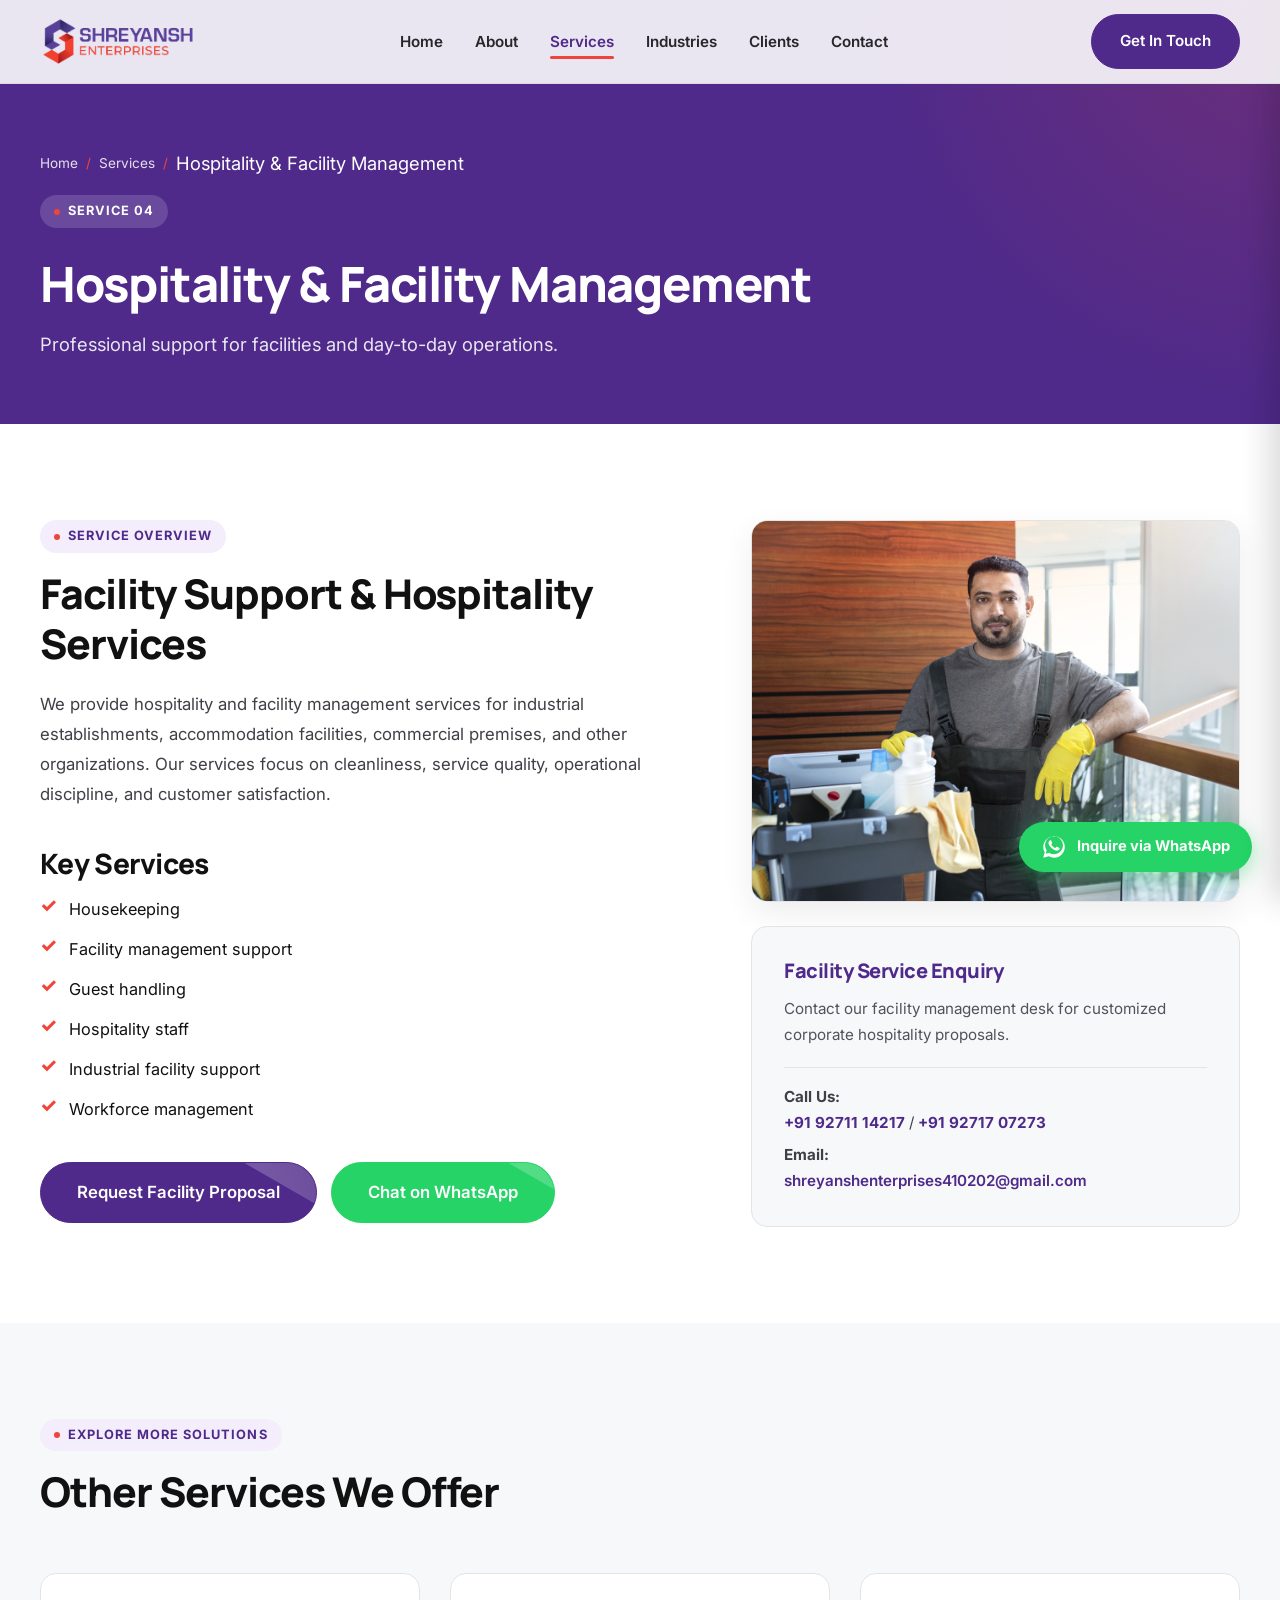
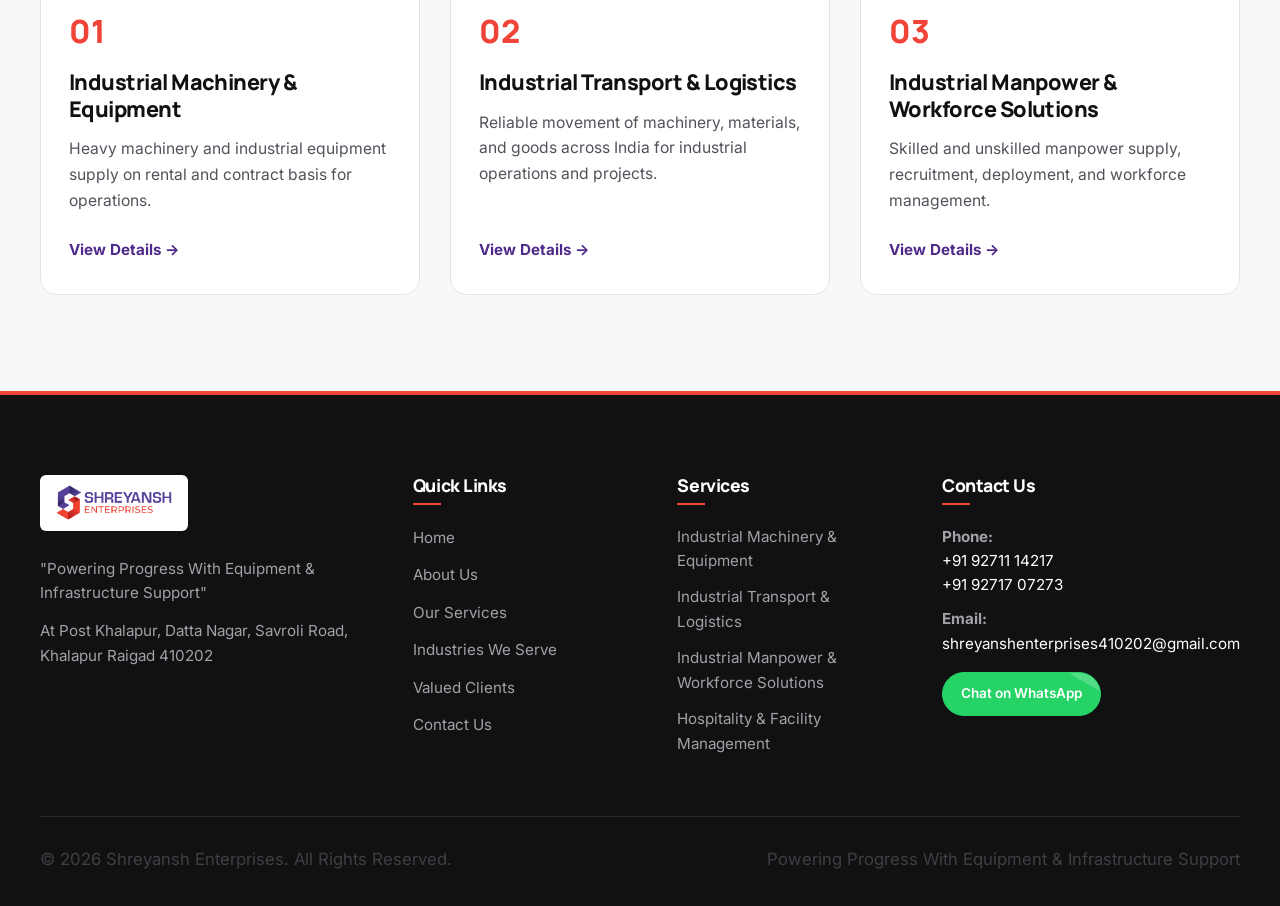
<file: services/hospitality-management.html>
<!DOCTYPE html>
<html lang="en">
<head>
  <meta charset="UTF-8">
  <meta name="viewport" content="width=device-width, initial-scale=1.0">
  <title>Hospitality & Facility Management | Shreyansh Enterprises</title>
  <meta name="description" content="Hospitality &amp; Facility Management services by Shreyansh Enterprises. Professional housekeeping, facility support, guest handling, and workforce management.">
  <meta name="keywords" content="Hospitality & Facility Management, Facility Management, Housekeeping Services, Guest House Management, Commercial Facility Support, Shreyansh Enterprises">
  
  <meta property="og:title" content="Hospitality & Facility Management | Shreyansh Enterprises">
  <meta property="og:description" content="Professional hospitality and facility management services focused on service quality, discipline, and customer satisfaction.">
  <meta property="og:type" content="website">
  <meta property="og:url" content="https://www.shreyanshenterprises.com/services/hospitality-management.html">

  <link rel="icon" type="image/png" href="../Shreyansh Logo PNG.png">
  <link rel="stylesheet" href="../styles/main.css">
</head>
<body>

  <!-- Navigation Bar -->
  <header class="navbar">
    <div class="container navbar-container">
      <a href="../index.html" class="navbar-logo" aria-label="Shreyansh Enterprises Home">
        <img src="../Shreyansh Logo PNG.png" alt="Shreyansh Enterprises Logo">
      </a>

      <nav aria-label="Main Navigation">
        <ul class="nav-links">
          <li><a href="../index.html" class="nav-link">Home</a></li>
          <li><a href="../about.html" class="nav-link">About</a></li>
          <li><a href="../services.html" class="nav-link active">Services</a></li>
          <li><a href="../industries.html" class="nav-link">Industries</a></li>
          <li><a href="../clients.html" class="nav-link">Clients</a></li>
          <li><a href="../contact.html" class="nav-link">Contact</a></li>
        </ul>
      </nav>

      <div class="nav-cta">
        <a href="../contact.html" class="btn btn-primary">Get In Touch</a>
        <button class="mobile-toggle" aria-label="Toggle navigation menu" aria-expanded="false" aria-controls="mobile-menu">
          <svg viewBox="0 0 24 24"><path d="M3 18h18v-2H3v2zm0-5h18v-2H3v2zm0-7v2h18V6H3z"/></svg>
        </button>
      </div>
    </div>
  </header>

  <!-- Mobile Drawer Menu -->
  <div class="mobile-menu" id="mobile-menu" aria-label="Mobile Navigation Menu">
    <ul class="mobile-nav-links">
      <li><a href="../index.html" class="mobile-nav-link">Home</a></li>
      <li><a href="../about.html" class="mobile-nav-link">About Us</a></li>
      <li><a href="../services.html" class="mobile-nav-link active">Our Services</a></li>
      <li><a href="../industries.html" class="mobile-nav-link">Industries</a></li>
      <li><a href="../clients.html" class="mobile-nav-link">Valued Clients</a></li>
      <li><a href="../contact.html" class="mobile-nav-link">Contact Us</a></li>
    </ul>
    <div style="margin-top: auto; display: flex; flex-direction: column; gap: 12px;">
      <a href="../contact.html" class="btn btn-primary" style="width: 100%;">Get In Touch</a>
      <a href="https://wa.me/919271707273?text=Hello%20Shreyansh%20Enterprises%2C%20I%20would%20like%20to%20know%20more%20about%20your%20services." target="_blank" rel="noopener" class="btn btn-whatsapp" style="width: 100%;">
        Chat on WhatsApp
      </a>
    </div>
  </div>

  <main>
    <!-- Service Header -->
    <section class="subpage-hero">
      <div class="container">
        <div class="breadcrumbs">
          <a href="../index.html">Home</a>
          <span>/</span>
          <a href="../services.html">Services</a>
          <span>/</span>
          <p style="margin: 0; color: white; display: inline;">Hospitality &amp; Facility Management</p>
        </div>
        <span class="section-badge" style="background: rgba(255,255,255,0.15); color: white;">SERVICE 04</span>
        <h1>Hospitality &amp; Facility Management</h1>
        <p>
          Professional support for facilities and day-to-day operations.
        </p>
      </div>
    </section>

    <!-- Detail Content -->
    <section class="section">
      <div class="container">
        <div class="service-detail-grid">
          <div>
            <span class="section-badge">Service Overview</span>
            <h2 style="margin-bottom: 20px;">Facility Support &amp; Hospitality Services</h2>
            <p style="font-size: 1.05rem; line-height: 1.8; margin-bottom: 20px;">
              We provide hospitality and facility management services for industrial establishments, accommodation facilities, commercial premises, and other organizations. Our services focus on cleanliness, service quality, operational discipline, and customer satisfaction.
            </p>
            
            <h3 style="margin-top: 36px; margin-bottom: 16px;">Key Services</h3>
            <ul style="list-style: none; padding: 0; display: flex; flex-direction: column; gap: 14px; margin-bottom: 40px;">
              <li style="display: flex; align-items: flex-start; gap: 12px; font-size: 1.02rem;">
                <span style="color: var(--accent); font-weight: 800; font-size: 1.2rem; line-height: 1;">✓</span>
                <span>Housekeeping</span>
              </li>
              <li style="display: flex; align-items: flex-start; gap: 12px; font-size: 1.02rem;">
                <span style="color: var(--accent); font-weight: 800; font-size: 1.2rem; line-height: 1;">✓</span>
                <span>Facility management support</span>
              </li>
              <li style="display: flex; align-items: flex-start; gap: 12px; font-size: 1.02rem;">
                <span style="color: var(--accent); font-weight: 800; font-size: 1.2rem; line-height: 1;">✓</span>
                <span>Guest handling</span>
              </li>
              <li style="display: flex; align-items: flex-start; gap: 12px; font-size: 1.02rem;">
                <span style="color: var(--accent); font-weight: 800; font-size: 1.2rem; line-height: 1;">✓</span>
                <span>Hospitality staff</span>
              </li>
              <li style="display: flex; align-items: flex-start; gap: 12px; font-size: 1.02rem;">
                <span style="color: var(--accent); font-weight: 800; font-size: 1.2rem; line-height: 1;">✓</span>
                <span>Industrial facility support</span>
              </li>
              <li style="display: flex; align-items: flex-start; gap: 12px; font-size: 1.02rem;">
                <span style="color: var(--accent); font-weight: 800; font-size: 1.2rem; line-height: 1;">✓</span>
                <span>Workforce management</span>
              </li>
            </ul>

            <div style="display: flex; gap: 14px; flex-wrap: wrap;">
              <a href="../contact.html" class="btn btn-primary btn-lg">Request Facility Proposal</a>
              <a href="https://wa.me/919271707273?text=Hello%20Shreyansh%20Enterprises%2C%20I%20would%20like%20to%20inquire%20about%20Hospitality%20%26%20Facility%20Management." target="_blank" rel="noopener" class="btn btn-whatsapp btn-lg">
                Chat on WhatsApp
              </a>
            </div>
          </div>

          <div>
            <div class="service-detail-img-box">
              <img src="../HOSPITALITY MANAGEMENT.jpg" alt="Hospitality & Facility Management Services">
            </div>

            <div class="service-info-box">
              <h3 style="font-size: 1.25rem; margin-bottom: 12px; color: var(--primary);">Facility Service Enquiry</h3>
              <p style="font-size: 0.95rem; margin-bottom: 20px; color: var(--gray-600);">
                Contact our facility management desk for customized corporate hospitality proposals.
              </p>
              <div style="border-top: 1px solid var(--gray-200); padding-top: 16px;">
                <p style="font-size: 0.95rem; margin-bottom: 6px;">
                  <strong>Call Us:</strong><br>
                  <a href="tel:+919271114217" style="color: var(--primary); font-weight: 700;">+91 92711 14217</a> / 
                  <a href="tel:+919271707273" style="color: var(--primary); font-weight: 700;">+91 92717 07273</a>
                </p>
                <p style="font-size: 0.95rem; margin: 0;">
                  <strong>Email:</strong><br>
                  <a href="mailto:shreyanshenterprises410202@gmail.com" style="color: var(--primary); font-weight: 600;">shreyanshenterprises410202@gmail.com</a>
                </p>
              </div>
            </div>
          </div>
        </div>
      </div>
    </section>

    <!-- Other Services Navigation -->
    <section class="section section-light">
      <div class="container">
        <div class="section-header">
          <span class="section-badge">Explore More Solutions</span>
          <h2>Other Services We Offer</h2>
        </div>

        <div class="services-grid">
          <a href="heavy-machinery.html" class="service-card" aria-label="Explore Industrial Machinery & Equipment">
            <span class="service-number">01</span>
            <h3 class="service-title">Industrial Machinery &amp; Equipment</h3>
            <p class="service-desc">
              Heavy machinery and industrial equipment supply on rental and contract basis for operations.
            </p>
            <span class="service-link">View Details &rarr;</span>
          </a>

          <a href="transport.html" class="service-card" aria-label="Explore Industrial Transport & Logistics">
            <span class="service-number">02</span>
            <h3 class="service-title">Industrial Transport &amp; Logistics</h3>
            <p class="service-desc">
              Reliable movement of machinery, materials, and goods across India for industrial operations and projects.
            </p>
            <span class="service-link">View Details &rarr;</span>
          </a>

          <a href="employee-management.html" class="service-card" aria-label="Explore Industrial Manpower & Workforce Solutions">
            <span class="service-number">03</span>
            <h3 class="service-title">Industrial Manpower &amp; Workforce Solutions</h3>
            <p class="service-desc">
              Skilled and unskilled manpower supply, recruitment, deployment, and workforce management.
            </p>
            <span class="service-link">View Details &rarr;</span>
          </a>
        </div>
      </div>
    </section>
  </main>

  <!-- Footer -->
  <footer class="footer">
    <div class="container">
      <div class="footer-grid">
        <div>
          <div class="footer-logo-container">
            <img src="../Shreyansh Logo PNG.png" alt="Shreyansh Enterprises Logo" class="footer-logo">
          </div>
          <p class="footer-desc">"Powering Progress With Equipment &amp; Infrastructure Support"</p>
          <p class="footer-desc" style="margin-top: 14px;">
            At Post Khalapur, Datta Nagar, Savroli Road, Khalapur Raigad 410202
          </p>
        </div>

        <div>
          <h4 class="footer-title">Quick Links</h4>
          <ul class="footer-links">
            <li><a href="../index.html" class="footer-link">Home</a></li>
            <li><a href="../about.html" class="footer-link">About Us</a></li>
            <li><a href="../services.html" class="footer-link">Our Services</a></li>
            <li><a href="../industries.html" class="footer-link">Industries We Serve</a></li>
            <li><a href="../clients.html" class="footer-link">Valued Clients</a></li>
            <li><a href="../contact.html" class="footer-link">Contact Us</a></li>
          </ul>
        </div>

        <div>
          <h4 class="footer-title">Services</h4>
          <ul class="footer-links">
            <li><a href="heavy-machinery.html" class="footer-link">Industrial Machinery &amp; Equipment</a></li>
            <li><a href="transport.html" class="footer-link">Industrial Transport &amp; Logistics</a></li>
            <li><a href="employee-management.html" class="footer-link">Industrial Manpower &amp; Workforce Solutions</a></li>
            <li><a href="hospitality-management.html" class="footer-link">Hospitality &amp; Facility Management</a></li>
          </ul>
        </div>

        <div>
          <h4 class="footer-title">Contact Us</h4>
          <p class="footer-desc" style="margin-bottom: 10px;">
            <strong>Phone:</strong><br>
            <a href="tel:+919271114217" style="color: var(--white);">+91 92711 14217</a><br>
            <a href="tel:+919271707273" style="color: var(--white);">+91 92717 07273</a>
          </p>
          <p class="footer-desc" style="margin-bottom: 16px;">
            <strong>Email:</strong><br>
            <a href="mailto:shreyanshenterprises410202@gmail.com" style="color: var(--white);">shreyanshenterprises410202@gmail.com</a>
          </p>
          <a href="https://wa.me/919271707273?text=Hello%20Shreyansh%20Enterprises%2C%20I%20would%20like%20to%20know%20more%20about%20your%20services." target="_blank" rel="noopener" class="btn btn-whatsapp" style="padding: 10px 18px; font-size: 0.85rem;">
            Chat on WhatsApp
          </a>
        </div>
      </div>

      <div class="footer-bottom">
        <p>&copy; 2026 Shreyansh Enterprises. All Rights Reserved.</p>
        <p>Powering Progress With Equipment &amp; Infrastructure Support</p>
      </div>
    </div>
  </footer>

  <!-- Floating WhatsApp Widget -->
  <a href="https://wa.me/919271707273?text=Hello%20Shreyansh%20Enterprises%2C%20I%20would%20like%20to%20inquire%20about%20Hospitality%20Management." target="_blank" rel="noopener" class="floating-whatsapp" title="Inquire on WhatsApp" aria-label="Inquire on WhatsApp">
    <svg viewBox="0 0 24 24"><path d="M12.04 2c-5.46 0-9.91 4.45-9.91 9.91 0 1.75.46 3.45 1.32 4.95L2.05 22l5.25-1.38c1.45.79 3.08 1.21 4.74 1.21 5.46 0 9.91-4.45 9.91-9.91 0-2.65-1.03-5.14-2.9-7.01A9.84 9.84 0 0012.04 2zm.01 16.67c-1.49 0-2.95-.4-4.23-1.16l-.3-.18-3.14.82.84-3.06-.2-.31a8.18 8.18 0 01-1.26-4.37c0-4.54 3.7-8.24 8.24-8.24 2.2 0 4.27.86 5.82 2.42a8.18 8.18 0 012.42 5.82c0 4.54-3.7 8.24-8.19 8.24zm4.51-6.16c-.25-.12-1.47-.72-1.69-.8-.23-.08-.39-.12-.56.12-.17.25-.64.8-.79.97-.15.17-.3.19-.55.07-.25-.12-1.05-.39-2-1.23-.74-.66-1.24-1.47-1.39-1.72-.15-.25-.02-.38.11-.5.11-.11.25-.29.37-.43.12-.14.16-.25.25-.42.08-.17.04-.31-.02-.43s-.56-1.35-.77-1.85c-.2-.48-.41-.42-.56-.43h-.48c-.17 0-.44.06-.67.31-.23.25-.88.86-.88 2.1 0 1.24.9 2.44 1.03 2.61.12.17 1.77 2.71 4.29 3.8.6.26 1.07.41 1.44.53.61.19 1.16.17 1.6.1.49-.07 1.47-.6 1.68-1.18.21-.58.21-1.07.15-1.18-.07-.11-.22-.17-.47-.3z"/></svg>
    <span>Inquire via WhatsApp</span>
  </a>

  <!-- Script -->
  <script src="../scripts/app.js"></script>
</body>
</html>
</file>
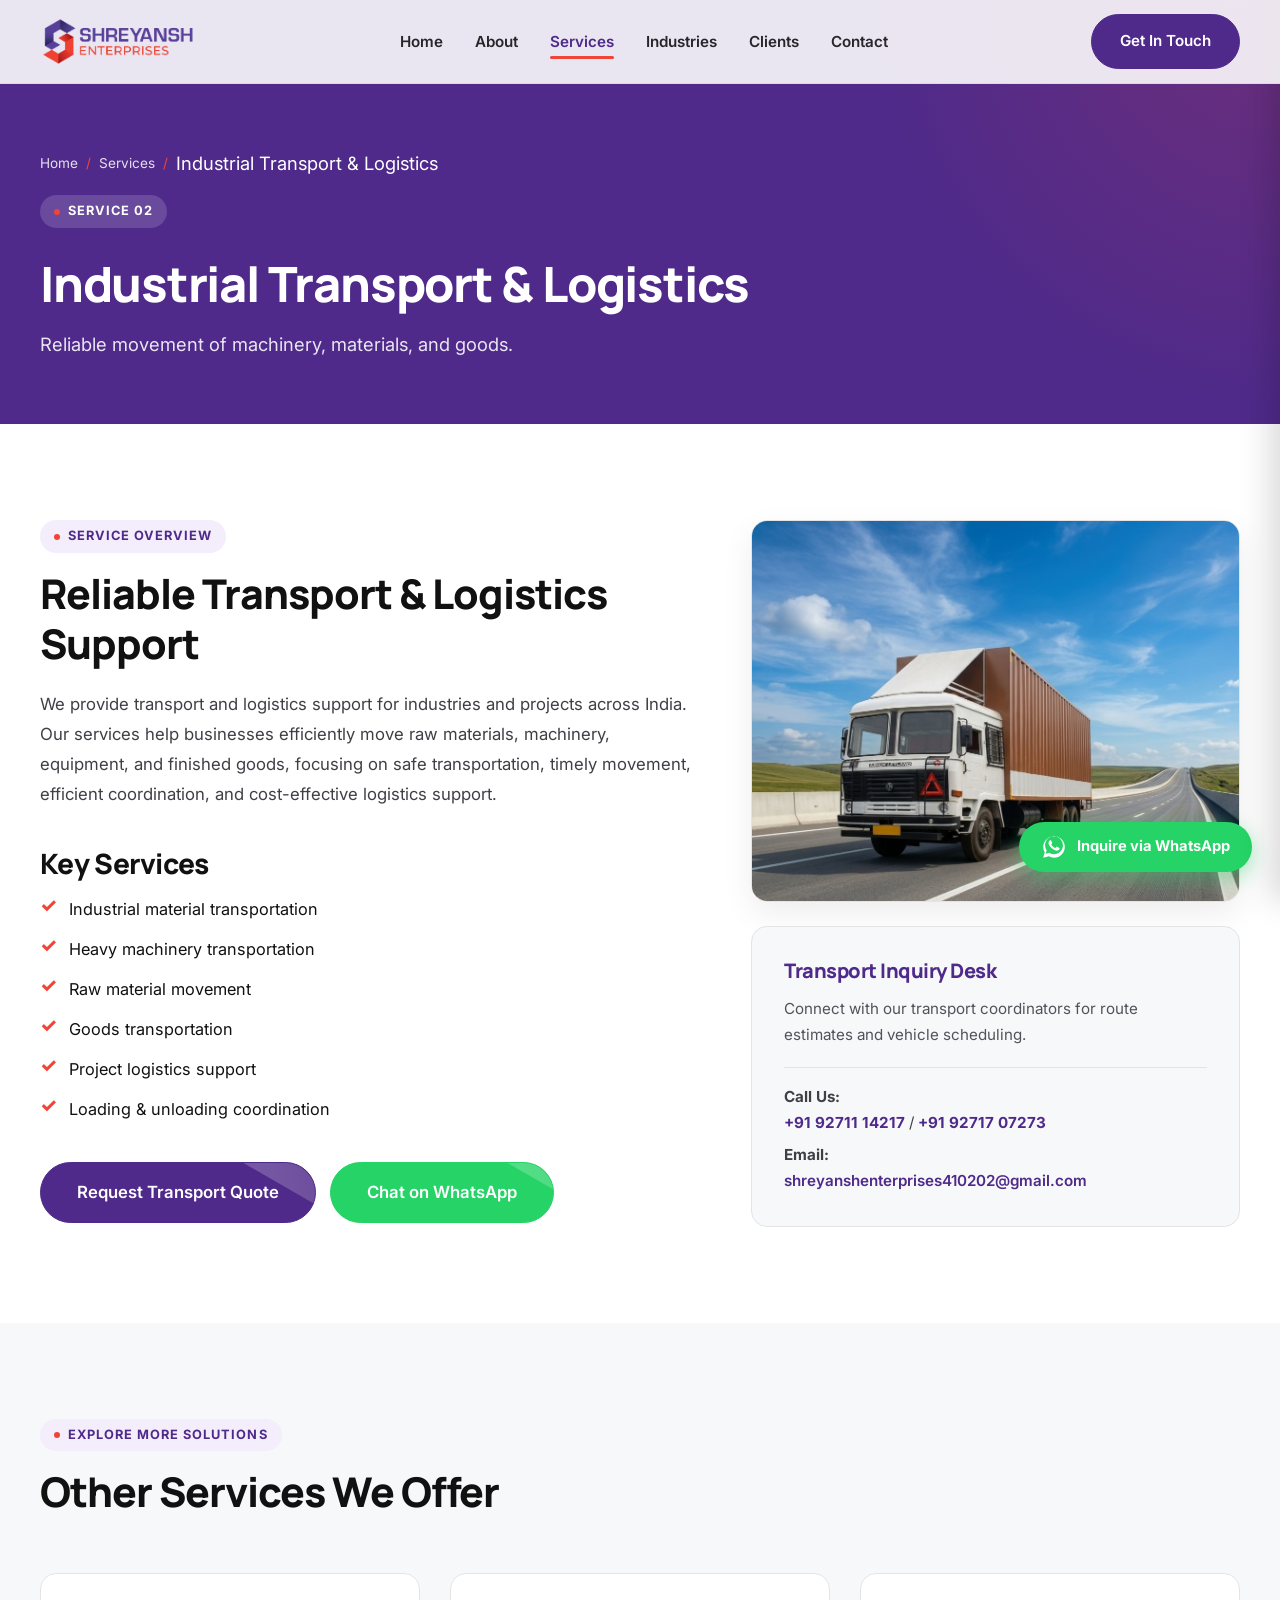
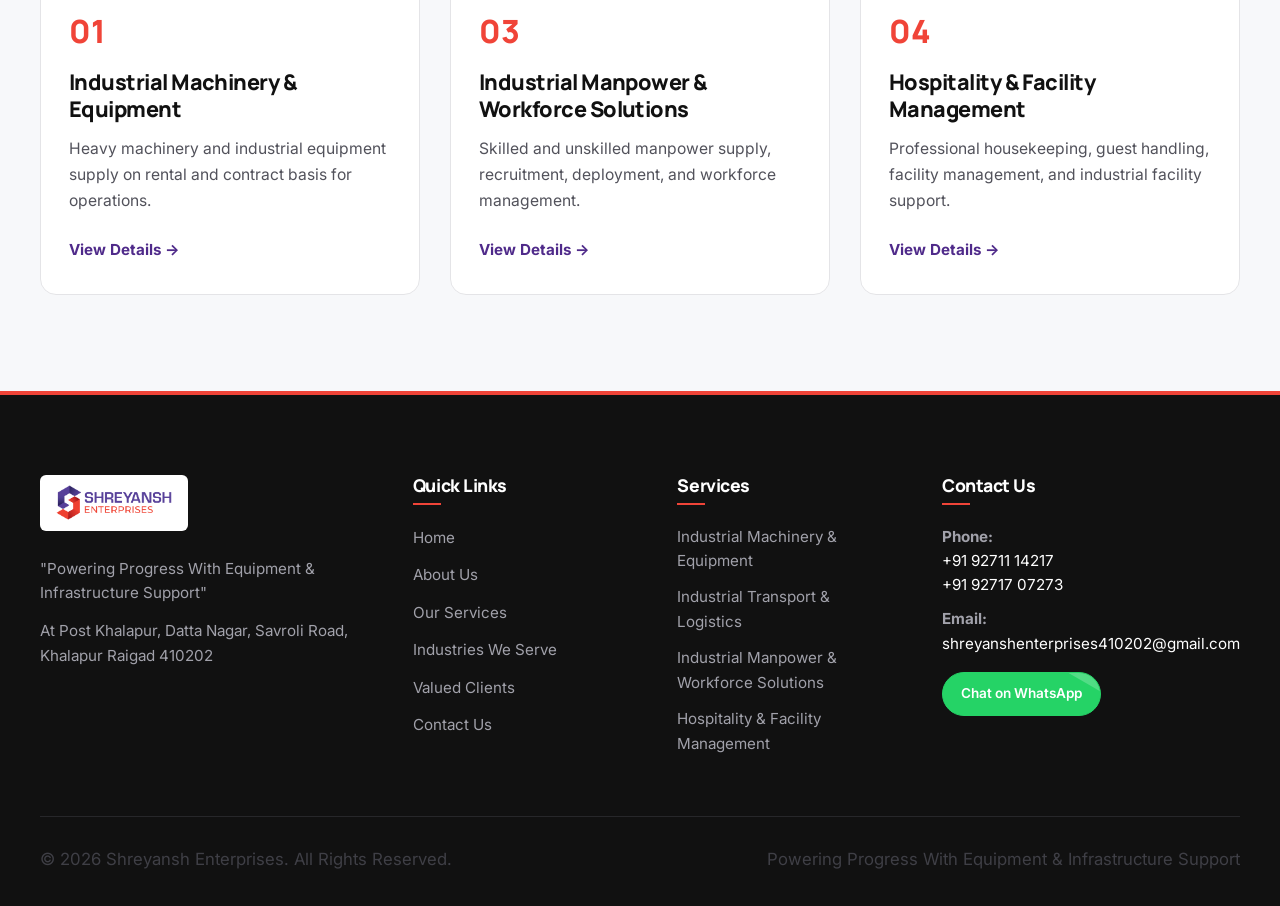
<file: services/transport.html>
<!DOCTYPE html>
<html lang="en">
<head>
  <meta charset="UTF-8">
  <meta name="viewport" content="width=device-width, initial-scale=1.0">
  <title>Industrial Transport & Logistics | Shreyansh Enterprises</title>
  <meta name="description" content="Industrial Transport & Logistics services by Shreyansh Enterprises. Reliable transportation and logistics solutions across Maharashtra and India for machinery and materials.">
  <meta name="keywords" content="Industrial Transport & Logistics, Logistics Services, Heavy Transport, Cargo Movement, Industrial Freight, Maharashtra Logistics, Shreyansh Enterprises">
  
  <meta property="og:title" content="Industrial Transport & Logistics | Shreyansh Enterprises">
  <meta property="og:description" content="Reliable transportation and logistics solutions ensuring smooth movement of machinery, materials, and goods across India.">
  <meta property="og:type" content="website">
  <meta property="og:url" content="https://www.shreyanshenterprises.com/services/transport.html">

  <link rel="icon" type="image/png" href="../Shreyansh Logo PNG.png">
  <link rel="stylesheet" href="../styles/main.css">
</head>
<body>

  <!-- Navigation Bar -->
  <header class="navbar">
    <div class="container navbar-container">
      <a href="../index.html" class="navbar-logo" aria-label="Shreyansh Enterprises Home">
        <img src="../Shreyansh Logo PNG.png" alt="Shreyansh Enterprises Logo">
      </a>

      <nav aria-label="Main Navigation">
        <ul class="nav-links">
          <li><a href="../index.html" class="nav-link">Home</a></li>
          <li><a href="../about.html" class="nav-link">About</a></li>
          <li><a href="../services.html" class="nav-link active">Services</a></li>
          <li><a href="../industries.html" class="nav-link">Industries</a></li>
          <li><a href="../clients.html" class="nav-link">Clients</a></li>
          <li><a href="../contact.html" class="nav-link">Contact</a></li>
        </ul>
      </nav>

      <div class="nav-cta">
        <a href="../contact.html" class="btn btn-primary">Get In Touch</a>
        <button class="mobile-toggle" aria-label="Toggle navigation menu" aria-expanded="false" aria-controls="mobile-menu">
          <svg viewBox="0 0 24 24"><path d="M3 18h18v-2H3v2zm0-5h18v-2H3v2zm0-7v2h18V6H3z"/></svg>
        </button>
      </div>
    </div>
  </header>

  <!-- Mobile Drawer Menu -->
  <div class="mobile-menu" id="mobile-menu" aria-label="Mobile Navigation Menu">
    <ul class="mobile-nav-links">
      <li><a href="../index.html" class="mobile-nav-link">Home</a></li>
      <li><a href="../about.html" class="mobile-nav-link">About Us</a></li>
      <li><a href="../services.html" class="mobile-nav-link active">Our Services</a></li>
      <li><a href="../industries.html" class="mobile-nav-link">Industries</a></li>
      <li><a href="../clients.html" class="mobile-nav-link">Valued Clients</a></li>
      <li><a href="../contact.html" class="mobile-nav-link">Contact Us</a></li>
    </ul>
    <div style="margin-top: auto; display: flex; flex-direction: column; gap: 12px;">
      <a href="../contact.html" class="btn btn-primary" style="width: 100%;">Get In Touch</a>
      <a href="https://wa.me/919271707273?text=Hello%20Shreyansh%20Enterprises%2C%20I%20would%20like%20to%20know%20more%20about%20your%20services." target="_blank" rel="noopener" class="btn btn-whatsapp" style="width: 100%;">
        Chat on WhatsApp
      </a>
    </div>
  </div>

  <main>
    <!-- Service Header -->
    <section class="subpage-hero">
      <div class="container">
        <div class="breadcrumbs">
          <a href="../index.html">Home</a>
          <span>/</span>
          <a href="../services.html">Services</a>
          <span>/</span>
          <p style="margin: 0; color: white; display: inline;">Industrial Transport &amp; Logistics</p>
        </div>
        <span class="section-badge" style="background: rgba(255,255,255,0.15); color: white;">SERVICE 02</span>
        <h1>Industrial Transport &amp; Logistics</h1>
        <p>
          Reliable movement of machinery, materials, and goods.
        </p>
      </div>
    </section>

    <!-- Detail Content -->
    <section class="section">
      <div class="container">
        <div class="service-detail-grid">
          <div>
            <span class="section-badge">Service Overview</span>
            <h2 style="margin-bottom: 20px;">Reliable Transport &amp; Logistics Support</h2>
            <p style="font-size: 1.05rem; line-height: 1.8; margin-bottom: 20px;">
              We provide transport and logistics support for industries and projects across India. Our services help businesses efficiently move raw materials, machinery, equipment, and finished goods, focusing on safe transportation, timely movement, efficient coordination, and cost-effective logistics support.
            </p>
            
            <h3 style="margin-top: 36px; margin-bottom: 16px;">Key Services</h3>
            <ul style="list-style: none; padding: 0; display: flex; flex-direction: column; gap: 14px; margin-bottom: 40px;">
              <li style="display: flex; align-items: flex-start; gap: 12px; font-size: 1.02rem;">
                <span style="color: var(--accent); font-weight: 800; font-size: 1.2rem; line-height: 1;">✓</span>
                <span>Industrial material transportation</span>
              </li>
              <li style="display: flex; align-items: flex-start; gap: 12px; font-size: 1.02rem;">
                <span style="color: var(--accent); font-weight: 800; font-size: 1.2rem; line-height: 1;">✓</span>
                <span>Heavy machinery transportation</span>
              </li>
              <li style="display: flex; align-items: flex-start; gap: 12px; font-size: 1.02rem;">
                <span style="color: var(--accent); font-weight: 800; font-size: 1.2rem; line-height: 1;">✓</span>
                <span>Raw material movement</span>
              </li>
              <li style="display: flex; align-items: flex-start; gap: 12px; font-size: 1.02rem;">
                <span style="color: var(--accent); font-weight: 800; font-size: 1.2rem; line-height: 1;">✓</span>
                <span>Goods transportation</span>
              </li>
              <li style="display: flex; align-items: flex-start; gap: 12px; font-size: 1.02rem;">
                <span style="color: var(--accent); font-weight: 800; font-size: 1.2rem; line-height: 1;">✓</span>
                <span>Project logistics support</span>
              </li>
              <li style="display: flex; align-items: flex-start; gap: 12px; font-size: 1.02rem;">
                <span style="color: var(--accent); font-weight: 800; font-size: 1.2rem; line-height: 1;">✓</span>
                <span>Loading &amp; unloading coordination</span>
              </li>
            </ul>

            <div style="display: flex; gap: 14px; flex-wrap: wrap;">
              <a href="../contact.html" class="btn btn-primary btn-lg">Request Transport Quote</a>
              <a href="https://wa.me/919271707273?text=Hello%20Shreyansh%20Enterprises%2C%20I%20would%20like%20to%20inquire%20about%20Industrial%20Transport%20%26%20Logistics." target="_blank" rel="noopener" class="btn btn-whatsapp btn-lg">
                Chat on WhatsApp
              </a>
            </div>
          </div>

          <div>
            <div class="service-detail-img-box">
              <img src="../transport-support.jpg" alt="Industrial Transport & Logistics Fleet">
            </div>

            <div class="service-info-box">
              <h3 style="font-size: 1.25rem; margin-bottom: 12px; color: var(--primary);">Transport Inquiry Desk</h3>
              <p style="font-size: 0.95rem; margin-bottom: 20px; color: var(--gray-600);">
                Connect with our transport coordinators for route estimates and vehicle scheduling.
              </p>
              <div style="border-top: 1px solid var(--gray-200); padding-top: 16px;">
                <p style="font-size: 0.95rem; margin-bottom: 6px;">
                  <strong>Call Us:</strong><br>
                  <a href="tel:+919271114217" style="color: var(--primary); font-weight: 700;">+91 92711 14217</a> / 
                  <a href="tel:+919271707273" style="color: var(--primary); font-weight: 700;">+91 92717 07273</a>
                </p>
                <p style="font-size: 0.95rem; margin: 0;">
                  <strong>Email:</strong><br>
                  <a href="mailto:shreyanshenterprises410202@gmail.com" style="color: var(--primary); font-weight: 600;">shreyanshenterprises410202@gmail.com</a>
                </p>
              </div>
            </div>
          </div>
        </div>
      </div>
    </section>

    <!-- Other Services Navigation -->
    <section class="section section-light">
      <div class="container">
        <div class="section-header">
          <span class="section-badge">Explore More Solutions</span>
          <h2>Other Services We Offer</h2>
        </div>

        <div class="services-grid">
          <a href="heavy-machinery.html" class="service-card" aria-label="Explore Industrial Machinery & Equipment">
            <span class="service-number">01</span>
            <h3 class="service-title">Industrial Machinery &amp; Equipment</h3>
            <p class="service-desc">
              Heavy machinery and industrial equipment supply on rental and contract basis for operations.
            </p>
            <span class="service-link">View Details &rarr;</span>
          </a>

          <a href="employee-management.html" class="service-card" aria-label="Explore Industrial Manpower & Workforce Solutions">
            <span class="service-number">03</span>
            <h3 class="service-title">Industrial Manpower &amp; Workforce Solutions</h3>
            <p class="service-desc">
              Skilled and unskilled manpower supply, recruitment, deployment, and workforce management.
            </p>
            <span class="service-link">View Details &rarr;</span>
          </a>

          <a href="hospitality-management.html" class="service-card" aria-label="Explore Hospitality & Facility Management">
            <span class="service-number">04</span>
            <h3 class="service-title">Hospitality &amp; Facility Management</h3>
            <p class="service-desc">
              Professional housekeeping, guest handling, facility management, and industrial facility support.
            </p>
            <span class="service-link">View Details &rarr;</span>
          </a>
        </div>
      </div>
    </section>
  </main>

  <!-- Footer -->
  <footer class="footer">
    <div class="container">
      <div class="footer-grid">
        <div>
          <div class="footer-logo-container">
            <img src="../Shreyansh Logo PNG.png" alt="Shreyansh Enterprises Logo" class="footer-logo">
          </div>
          <p class="footer-desc">"Powering Progress With Equipment &amp; Infrastructure Support"</p>
          <p class="footer-desc" style="margin-top: 14px;">
            At Post Khalapur, Datta Nagar, Savroli Road, Khalapur Raigad 410202
          </p>
        </div>

        <div>
          <h4 class="footer-title">Quick Links</h4>
          <ul class="footer-links">
            <li><a href="../index.html" class="footer-link">Home</a></li>
            <li><a href="../about.html" class="footer-link">About Us</a></li>
            <li><a href="../services.html" class="footer-link">Our Services</a></li>
            <li><a href="../industries.html" class="footer-link">Industries We Serve</a></li>
            <li><a href="../clients.html" class="footer-link">Valued Clients</a></li>
            <li><a href="../contact.html" class="footer-link">Contact Us</a></li>
          </ul>
        </div>

        <div>
          <h4 class="footer-title">Services</h4>
          <ul class="footer-links">
            <li><a href="heavy-machinery.html" class="footer-link">Industrial Machinery &amp; Equipment</a></li>
            <li><a href="transport.html" class="footer-link">Industrial Transport &amp; Logistics</a></li>
            <li><a href="employee-management.html" class="footer-link">Industrial Manpower &amp; Workforce Solutions</a></li>
            <li><a href="hospitality-management.html" class="footer-link">Hospitality &amp; Facility Management</a></li>
          </ul>
        </div>

        <div>
          <h4 class="footer-title">Contact Us</h4>
          <p class="footer-desc" style="margin-bottom: 10px;">
            <strong>Phone:</strong><br>
            <a href="tel:+919271114217" style="color: var(--white);">+91 92711 14217</a><br>
            <a href="tel:+919271707273" style="color: var(--white);">+91 92717 07273</a>
          </p>
          <p class="footer-desc" style="margin-bottom: 16px;">
            <strong>Email:</strong><br>
            <a href="mailto:shreyanshenterprises410202@gmail.com" style="color: var(--white);">shreyanshenterprises410202@gmail.com</a>
          </p>
          <a href="https://wa.me/919271707273?text=Hello%20Shreyansh%20Enterprises%2C%20I%20would%20like%20to%20know%20more%20about%20your%20services." target="_blank" rel="noopener" class="btn btn-whatsapp" style="padding: 10px 18px; font-size: 0.85rem;">
            Chat on WhatsApp
          </a>
        </div>
      </div>

      <div class="footer-bottom">
        <p>&copy; 2026 Shreyansh Enterprises. All Rights Reserved.</p>
        <p>Powering Progress With Equipment &amp; Infrastructure Support</p>
      </div>
    </div>
  </footer>

  <!-- Floating WhatsApp Widget -->
  <a href="https://wa.me/919271707273?text=Hello%20Shreyansh%20Enterprises%2C%20I%20would%20like%20to%20inquire%20about%20Transport%20Support." target="_blank" rel="noopener" class="floating-whatsapp" title="Inquire on WhatsApp" aria-label="Inquire on WhatsApp">
    <svg viewBox="0 0 24 24"><path d="M12.04 2c-5.46 0-9.91 4.45-9.91 9.91 0 1.75.46 3.45 1.32 4.95L2.05 22l5.25-1.38c1.45.79 3.08 1.21 4.74 1.21 5.46 0 9.91-4.45 9.91-9.91 0-2.65-1.03-5.14-2.9-7.01A9.84 9.84 0 0012.04 2zm.01 16.67c-1.49 0-2.95-.4-4.23-1.16l-.3-.18-3.14.82.84-3.06-.2-.31a8.18 8.18 0 01-1.26-4.37c0-4.54 3.7-8.24 8.24-8.24 2.2 0 4.27.86 5.82 2.42a8.18 8.18 0 012.42 5.82c0 4.54-3.7 8.24-8.19 8.24zm4.51-6.16c-.25-.12-1.47-.72-1.69-.8-.23-.08-.39-.12-.56.12-.17.25-.64.8-.79.97-.15.17-.3.19-.55.07-.25-.12-1.05-.39-2-1.23-.74-.66-1.24-1.47-1.39-1.72-.15-.25-.02-.38.11-.5.11-.11.25-.29.37-.43.12-.14.16-.25.25-.42.08-.17.04-.31-.02-.43s-.56-1.35-.77-1.85c-.2-.48-.41-.42-.56-.43h-.48c-.17 0-.44.06-.67.31-.23.25-.88.86-.88 2.1 0 1.24.9 2.44 1.03 2.61.12.17 1.77 2.71 4.29 3.8.6.26 1.07.41 1.44.53.61.19 1.16.17 1.6.1.49-.07 1.47-.6 1.68-1.18.21-.58.21-1.07.15-1.18-.07-.11-.22-.17-.47-.3z"/></svg>
    <span>Inquire via WhatsApp</span>
  </a>

  <!-- Script -->
  <script src="../scripts/app.js"></script>
</body>
</html>
</file>
<file: styles/main.css>
/* ==========================================================================
   SHREYANSH ENTERPRISES - CORPORATE DESIGN SYSTEM
   Tagline: "Powering Progress With Equipment & Infrastructure Support"
   ========================================================================== */

@import url('https://fonts.googleapis.com/css2?family=Inter:wght@400;500;600;700&family=Manrope:wght@600;700;800&display=swap');

:root {
  /* Brand Colors */
  --primary: #4F2A8A;
  --primary-hover: #3E206D;
  --primary-light: #683CB0;
  --primary-subtle: #F3EDFC;
  
  --accent: #F04438;
  --accent-hover: #D93327;
  --accent-subtle: #FEECEB;

  --dark: #111111;
  --dark-surface: #1A1A1E;
  --gray-900: #18181B;
  --gray-800: #27272A;
  --gray-700: #3F3F46;
  --gray-600: #52525B;
  --gray-500: #71717A;
  --gray-400: #A1A1AA;
  --gray-300: #D4D4D8;
  --gray-200: #E4E4E7;
  --gray-100: #F4F4F5;
  --gray-50: #F7F8FA;
  --white: #FFFFFF;

  /* Typography */
  --font-heading: 'Manrope', -apple-system, BlinkMacSystemFont, 'Segoe UI', Roboto, sans-serif;
  --font-body: 'Inter', -apple-system, BlinkMacSystemFont, 'Segoe UI', Roboto, sans-serif;

  /* Layout & Spacing */
  --container-max: 1240px;
  --header-height: 84px;

  --radius-xs: 3px;
  --radius-sm: 6px;
  --radius-md: 10px;
  --radius-lg: 16px;
  --radius-full: 9999px;

  --shadow-xs: 0 1px 3px rgba(0, 0, 0, 0.05);
  --shadow-sm: 0 4px 14px rgba(0, 0, 0, 0.05);
  --shadow-md: 0 12px 32px rgba(79, 42, 138, 0.09);
  --shadow-lg: 0 24px 48px rgba(79, 42, 138, 0.16);

  --transition-fast: 0.2s cubic-bezier(0.16, 1, 0.3, 1);
  --transition-normal: 0.35s cubic-bezier(0.16, 1, 0.3, 1);
  --transition-slow: 0.6s cubic-bezier(0.16, 1, 0.3, 1);
}

/* Global Resets */
*, *::before, *::after {
  box-sizing: border-box;
  margin: 0;
  padding: 0;
}

html {
  font-family: var(--font-body);
  font-size: 16px;
  scroll-behavior: smooth;
  color: var(--dark);
  background-color: var(--white);
  -webkit-font-smoothing: antialiased;
  -moz-osx-font-smoothing: grayscale;
}

body {
  overflow-x: hidden;
  line-height: 1.6;
  background-color: var(--white);
  color: var(--dark);
}

body.no-scroll {
  overflow: hidden;
}

/* Accessibility Focus */
a:focus-visible, 
button:focus-visible, 
input:focus-visible, 
select:focus-visible, 
textarea:focus-visible {
  outline: 2px solid var(--accent);
  outline-offset: 3px;
}

/* Typography */
h1, h2, h3, h4, h5, h6 {
  font-family: var(--font-heading);
  color: var(--dark);
  line-height: 1.22;
  font-weight: 800;
  letter-spacing: -0.025em;
}

h1 { font-size: clamp(2.3rem, 4.4vw, 3.8rem); }
h2 { font-size: clamp(1.85rem, 3.2vw, 2.75rem); }
h3 { font-size: clamp(1.35rem, 2.2vw, 1.75rem); }
h4 { font-size: 1.2rem; }

p {
  color: var(--gray-700);
  font-size: 1.05rem;
  line-height: 1.7;
}

a {
  color: inherit;
  text-decoration: none;
  transition: color var(--transition-fast);
}

img {
  max-width: 100%;
  height: auto;
  display: block;
}

/* Layout Utilities */
.container {
  width: 100%;
  max-width: var(--container-max);
  margin-left: auto;
  margin-right: auto;
  padding-left: 24px;
  padding-right: 24px;
}

.section {
  padding: 96px 0;
  position: relative;
}

.section-light {
  background-color: var(--gray-50);
}

.section-purple {
  background-color: var(--primary);
  color: var(--white);
}

.section-purple h1, .section-purple h2, .section-purple h3, .section-purple h4 {
  color: var(--white);
}

.section-purple p {
  color: rgba(255, 255, 255, 0.9);
}

.section-header {
  margin-bottom: 56px;
}

.section-header.center {
  text-align: center;
  max-width: 760px;
  margin-left: auto;
  margin-right: auto;
}

.section-subtitle {
  margin-top: 14px;
  font-size: 1.15rem;
  color: var(--gray-600);
}

/* Badges */
.section-badge {
  display: inline-flex;
  align-items: center;
  gap: 8px;
  padding: 6px 14px;
  background-color: var(--primary-subtle);
  color: var(--primary);
  font-size: 0.8rem;
  font-weight: 700;
  letter-spacing: 0.08em;
  text-transform: uppercase;
  border-radius: var(--radius-full);
  margin-bottom: 16px;
}

.section-badge::before {
  content: '';
  width: 6px;
  height: 6px;
  background-color: var(--accent);
  border-radius: 50%;
}

/* Buttons */
.btn {
  display: inline-flex;
  align-items: center;
  justify-content: center;
  gap: 10px;
  padding: 14px 28px;
  font-family: var(--font-body);
  font-weight: 600;
  font-size: 0.95rem;
  border-radius: var(--radius-full);
  border: 1px solid transparent;
  cursor: pointer;
  transition: transform var(--transition-fast), box-shadow var(--transition-fast), background-color var(--transition-fast), border-color var(--transition-fast);
  text-decoration: none;
  white-space: nowrap;
}

.btn:active {
  transform: scale(0.98);
}

.btn-primary {
  background-color: var(--primary);
  color: var(--white);
  border-color: var(--primary);
}

.btn-primary:hover {
  background-color: var(--primary-hover);
  border-color: var(--primary-hover);
  transform: translateY(-2px);
  box-shadow: var(--shadow-md);
}

.btn-accent {
  background-color: var(--accent);
  color: var(--white);
  border-color: var(--accent);
}

.btn-accent:hover {
  background-color: var(--accent-hover);
  border-color: var(--accent-hover);
  transform: translateY(-2px);
  box-shadow: var(--shadow-md);
}

.btn-outline {
  background-color: transparent;
  color: var(--primary);
  border-color: var(--primary);
}

.btn-outline:hover {
  background-color: var(--primary);
  color: var(--white);
  transform: translateY(-2px);
}

.btn-outline-white {
  background-color: transparent;
  color: var(--white);
  border-color: rgba(255, 255, 255, 0.7);
}

.btn-outline-white:hover {
  background-color: var(--white);
  color: var(--primary);
  border-color: var(--white);
  transform: translateY(-2px);
}

.btn-whatsapp {
  background-color: #25D366;
  color: var(--white);
  border-color: #25D366;
}

.btn-whatsapp:hover {
  background-color: #20BA5A;
  border-color: #20BA5A;
  transform: translateY(-2px);
  box-shadow: 0 6px 20px rgba(37, 211, 102, 0.35);
}

.btn-gmail {
  background-color: #EA4335;
  color: var(--white);
  border-color: #EA4335;
}

.btn-gmail:hover {
  background-color: #D93025;
  border-color: #D93025;
  transform: translateY(-2px);
  box-shadow: 0 6px 20px rgba(234, 67, 53, 0.35);
}

.contact-actions-grid {
  display: flex;
  align-items: center;
  gap: 12px;
  flex-wrap: wrap;
  margin-top: 16px;
}

@media (max-width: 768px) {
  .contact-actions-grid {
    flex-direction: column;
    width: 100%;
  }
  .contact-actions-grid .btn {
    width: 100%;
    justify-content: center;
  }
}

.btn-lg {
  padding: 16px 36px;
  font-size: 1.05rem;
}

/* Header & Navigation Bar */
.navbar {
  position: fixed;
  top: 0;
  left: 0;
  width: 100%;
  height: var(--header-height);
  z-index: 1000;
  transition: height var(--transition-normal), background-color var(--transition-normal), box-shadow var(--transition-normal), border-color var(--transition-normal);
  background-color: rgba(255, 255, 255, 0.88);
  backdrop-filter: blur(16px);
  -webkit-backdrop-filter: blur(16px);
  border-bottom: 1px solid rgba(0, 0, 0, 0.06);
}

.navbar.scrolled {
  background-color: rgba(255, 255, 255, 0.96);
  box-shadow: 0 6px 24px rgba(17, 17, 17, 0.08);
  height: 72px;
  border-bottom-color: rgba(0, 0, 0, 0.08);
}

.navbar-container {
  display: flex;
  align-items: center;
  justify-content: space-between;
  height: 100%;
}

.navbar-logo {
  display: flex;
  align-items: center;
  gap: 12px;
  height: 52px;
  transition: transform var(--transition-fast);
}

.navbar-logo:hover {
  transform: scale(1.02);
}

.navbar-logo img {
  height: 100%;
  width: auto;
  object-fit: contain;
}

.nav-links {
  display: flex;
  align-items: center;
  gap: 32px;
  list-style: none;
}

.nav-link {
  font-size: 0.95rem;
  font-weight: 600;
  color: var(--gray-800);
  position: relative;
  padding: 8px 0;
}

.nav-link::after {
  content: '';
  position: absolute;
  bottom: 0;
  left: 0;
  width: 0;
  height: 2.5px;
  background-color: var(--accent);
  transition: width var(--transition-fast);
  border-radius: 2px;
}

.nav-link:hover, .nav-link.active {
  color: var(--primary);
}

.nav-link:hover::after, .nav-link.active::after {
  width: 100%;
}

.nav-cta {
  display: flex;
  align-items: center;
  gap: 16px;
}

/* Mobile Hamburger Toggle */
.mobile-toggle {
  display: none;
  background: none;
  border: none;
  cursor: pointer;
  padding: 8px;
  color: var(--dark);
  z-index: 1002;
}

.mobile-toggle svg {
  width: 28px;
  height: 28px;
  fill: currentColor;
  transition: transform var(--transition-fast);
}

/* Mobile Backdrop Overlay */
.mobile-backdrop {
  position: fixed;
  inset: 0;
  background-color: rgba(0, 0, 0, 0.6);
  backdrop-filter: blur(4px);
  z-index: 998;
  opacity: 0;
  visibility: hidden;
  transition: opacity var(--transition-normal), visibility var(--transition-normal);
}

.mobile-backdrop.open {
  opacity: 1;
  visibility: visible;
}

/* Mobile Drawer Menu */
.mobile-menu {
  position: fixed;
  top: 0;
  right: 0;
  width: 320px;
  max-width: 85vw;
  height: 100vh;
  background-color: var(--white);
  z-index: 999;
  display: flex;
  flex-direction: column;
  padding: 100px 28px 36px 28px;
  transform: translateX(100%);
  transition: transform var(--transition-normal);
  box-shadow: -10px 0 30px rgba(0, 0, 0, 0.15);
  overflow-y: auto;
}

.mobile-menu.open {
  transform: translateX(0);
}

.mobile-nav-links {
  list-style: none;
  display: flex;
  flex-direction: column;
  gap: 12px;
  margin-bottom: 32px;
}

.mobile-nav-link {
  font-family: var(--font-heading);
  font-size: 1.15rem;
  font-weight: 700;
  color: var(--dark);
  padding: 12px 0;
  border-bottom: 1px solid var(--gray-100);
  display: block;
  transition: color var(--transition-fast);
}

.mobile-nav-link:hover, .mobile-nav-link.active {
  color: var(--primary);
}

/* Hero Section & Visual Depth Elements */
.hero-section {
  position: relative;
  min-height: 88vh;
  padding-top: calc(var(--header-height) + 60px);
  padding-bottom: 90px;
  display: flex;
  align-items: center;
  background-color: #0F0B1A;
  color: var(--white);
  overflow: hidden;
}

.hero-bg-media {
  position: absolute;
  top: 0;
  left: 0;
  width: 100%;
  height: 120%;
  z-index: 1;
  will-change: transform;
  transform: translateY(0);
}

.hero-bg-media img {
  width: 100%;
  height: 100%;
  object-fit: cover;
  opacity: 0.36;
  filter: brightness(0.85);
  transition: opacity var(--transition-normal);
}

.hero-overlay {
  position: absolute;
  top: 0;
  left: 0;
  width: 100%;
  height: 100%;
  z-index: 2;
  background: linear-gradient(135deg, rgba(79, 42, 138, 0.94) 0%, rgba(17, 17, 17, 0.88) 65%, rgba(240, 68, 56, 0.28) 100%);
}

.hero-container {
  position: relative;
  z-index: 4;
  display: grid;
  grid-template-columns: 1.25fr 0.75fr;
  gap: 60px;
  align-items: center;
}

.hero-tag {
  display: inline-flex;
  align-items: center;
  gap: 10px;
  padding: 8px 18px;
  background: rgba(255, 255, 255, 0.14);
  border: 1px solid rgba(255, 255, 255, 0.24);
  border-radius: var(--radius-full);
  color: var(--white);
  font-size: 0.82rem;
  font-weight: 700;
  letter-spacing: 0.08em;
  text-transform: uppercase;
  margin-bottom: 24px;
}

.hero-title {
  color: var(--white);
  font-size: clamp(2.4rem, 4.4vw, 3.8rem);
  line-height: 1.12;
  font-weight: 800;
  margin-bottom: 24px;
}

.hero-title .accent-text {
  color: var(--accent);
  display: block;
}

.hero-subtitle {
  color: rgba(255, 255, 255, 0.92);
  font-size: 1.15rem;
  line-height: 1.7;
  margin-bottom: 40px;
  max-width: 620px;
}

.hero-actions {
  display: flex;
  align-items: center;
  gap: 18px;
  flex-wrap: wrap;
}

.hero-card-stat {
  background: rgba(255, 255, 255, 0.09);
  border: 1px solid rgba(255, 255, 255, 0.18);
  border-radius: var(--radius-lg);
  padding: 36px;
  color: var(--white);
  backdrop-filter: blur(12px);
  -webkit-backdrop-filter: blur(12px);
  box-shadow: var(--shadow-lg);
}

/* Subpage Header Banner */
.subpage-hero {
  padding-top: calc(var(--header-height) + 64px);
  padding-bottom: 64px;
  background-color: var(--primary);
  color: var(--white);
  position: relative;
  overflow: hidden;
}

.subpage-hero::after {
  content: '';
  position: absolute;
  top: 0;
  right: 0;
  width: 400px;
  height: 100%;
  background: radial-gradient(circle at top right, rgba(240, 68, 56, 0.18), transparent 70%);
  pointer-events: none;
}

.subpage-hero h1 {
  color: var(--white);
  font-size: clamp(2.2rem, 3.8vw, 3.2rem);
  margin-top: 10px;
  margin-bottom: 16px;
}

.subpage-hero p {
  color: rgba(255, 255, 255, 0.88);
  font-size: 1.15rem;
  max-width: 740px;
  line-height: 1.7;
}

.breadcrumbs {
  display: flex;
  align-items: center;
  gap: 8px;
  font-size: 0.85rem;
  color: rgba(255, 255, 255, 0.7);
  margin-bottom: 16px;
}

.breadcrumbs a {
  color: rgba(255, 255, 255, 0.85);
}

.breadcrumbs a:hover {
  color: var(--white);
  text-decoration: underline;
}

.breadcrumbs span {
  color: var(--accent);
}

/* About Grid Layout */
.about-grid {
  display: grid;
  grid-template-columns: 1fr 1fr;
  gap: 60px;
  align-items: center;
}

.about-image-wrapper {
  position: relative;
  border-radius: var(--radius-lg);
  overflow: hidden;
  box-shadow: var(--shadow-md);
  border: 1px solid var(--gray-200);
  transition: transform var(--transition-normal), box-shadow var(--transition-normal), border-color var(--transition-normal);
}

.about-image-wrapper::after {
  content: '';
  position: absolute;
  inset: 0;
  background: linear-gradient(180deg, transparent 70%, rgba(79, 42, 138, 0.2) 100%);
  opacity: 0;
  transition: opacity var(--transition-normal);
  pointer-events: none;
}

.about-image-wrapper:hover {
  transform: translateY(-6px);
  box-shadow: 0 20px 40px rgba(79, 42, 138, 0.14);
  border-color: rgba(79, 42, 138, 0.3);
}

.about-image-wrapper:hover::after {
  opacity: 1;
}

.about-image-wrapper img {
  width: 100%;
  height: 300px;
  object-fit: cover;
  transition: transform 0.6s cubic-bezier(0.16, 1, 0.3, 1), filter var(--transition-normal);
}

.about-image-wrapper:hover img {
  transform: scale(1.05);
}

/* Service Cards & Smooth Zoom Effects */
.services-grid {
  display: grid;
  grid-template-columns: repeat(auto-fit, minmax(270px, 1fr));
  gap: 30px;
}

.service-card {
  background-color: var(--white);
  border-radius: var(--radius-lg);
  padding: 32px 28px;
  border: 1px solid var(--gray-200);
  transition: transform var(--transition-normal), border-color var(--transition-normal), box-shadow var(--transition-normal), background-color var(--transition-normal);
  display: flex;
  flex-direction: column;
  height: 100%;
  position: relative;
  cursor: pointer;
  text-decoration: none;
  color: inherit;
  overflow: hidden;
}

.service-card::before {
  content: '';
  position: absolute;
  inset: -2px;
  background: radial-gradient(circle at center, rgba(79, 42, 138, 0.08) 0%, transparent 70%);
  opacity: 0;
  transition: opacity var(--transition-normal);
  pointer-events: none;
  z-index: 0;
}

.service-card:hover::before,
.service-card:focus-visible::before {
  opacity: 1;
}

.service-card:focus-visible {
  outline: 2px solid var(--accent);
  outline-offset: 4px;
}

.service-card:hover {
  transform: translateY(-8px);
  border-color: rgba(79, 42, 138, 0.35);
  box-shadow: 0 16px 36px rgba(79, 42, 138, 0.12);
}

.service-card-media {
  position: relative;
  height: 180px;
  overflow: hidden;
  border-radius: var(--radius-md);
  margin-bottom: 24px;
}

.service-card-media::after {
  content: '';
  position: absolute;
  inset: 0;
  background: linear-gradient(180deg, transparent 60%, rgba(17, 17, 17, 0.25) 100%);
  opacity: 0;
  transition: opacity var(--transition-normal);
  pointer-events: none;
}

.service-card:hover .service-card-media::after {
  opacity: 1;
}

.service-card-media img {
  width: 100%;
  height: 100%;
  object-fit: cover;
  transition: transform var(--transition-normal), filter var(--transition-normal);
}

.service-card:hover .service-card-media img {
  transform: scale(1.08);
  filter: brightness(0.96);
}

.service-card * {
  pointer-events: none;
}

.service-number {
  font-family: var(--font-heading);
  font-size: 2rem;
  font-weight: 800;
  color: var(--accent);
  margin-bottom: 12px;
  display: inline-block;
  transition: transform var(--transition-normal), color var(--transition-normal);
  position: relative;
  z-index: 1;
}

.service-card:hover .service-number {
  transform: translateX(4px) scale(1.05);
}

.service-title {
  font-size: 1.35rem;
  margin-bottom: 14px;
  color: var(--dark);
  position: relative;
  z-index: 1;
}

.service-desc {
  color: var(--gray-600);
  font-size: 0.98rem;
  margin-bottom: 24px;
  flex-grow: 1;
  line-height: 1.65;
  position: relative;
  z-index: 1;
}

.service-link {
  display: inline-flex;
  align-items: center;
  gap: 8px;
  font-weight: 700;
  color: var(--primary);
  font-size: 0.95rem;
  margin-top: auto;
  transition: color var(--transition-fast), transform var(--transition-fast);
}

.service-card:hover .service-link {
  color: var(--accent);
  transform: translateX(4px);
}

/* Service Detail View Grid */
.service-detail-grid {
  display: grid;
  grid-template-columns: 1.15fr 0.85fr;
  gap: 50px;
}

.service-detail-img-box {
  border-radius: var(--radius-lg);
  overflow: hidden;
  box-shadow: var(--shadow-md);
  border: 1px solid var(--gray-200);
}

.service-detail-img-box img {
  width: 100%;
  height: 380px;
  object-fit: cover;
  transition: transform var(--transition-normal);
}

.service-detail-img-box:hover img {
  transform: scale(1.03);
}

.service-info-box {
  background-color: var(--gray-50);
  border-radius: var(--radius-lg);
  padding: 32px;
  border: 1px solid var(--gray-200);
}

/* Pillars Section Grid */
.pillars-grid {
  display: grid;
  grid-template-columns: repeat(4, 1fr);
  gap: 24px;
}

.pillar-card {
  background-color: var(--white);
  padding: 32px 24px;
  border-radius: var(--radius-lg);
  border: 1px solid var(--gray-200);
  transition: transform var(--transition-normal), box-shadow var(--transition-normal), border-color var(--transition-normal);
}

.pillar-card:hover {
  transform: translateY(-6px);
  border-color: var(--primary);
  box-shadow: var(--shadow-sm);
}

.pillar-icon {
  width: 48px;
  height: 48px;
  border-radius: var(--radius-md);
  background-color: var(--primary-subtle);
  color: var(--primary);
  display: flex;
  align-items: center;
  justify-content: center;
  margin-bottom: 20px;
}

.pillar-card h3 {
  font-size: 1.15rem;
  margin-bottom: 10px;
}

.pillar-card p {
  font-size: 0.95rem;
  color: var(--gray-600);
}

/* Industries Served Section Grid */
.industries-grid {
  display: grid;
  grid-template-columns: repeat(4, 1fr);
  gap: 24px;
}

.industry-card {
  position: relative;
  border-radius: var(--radius-lg);
  overflow: hidden;
  height: 280px;
  box-shadow: var(--shadow-sm);
  border: 1px solid var(--gray-200);
  transition: transform var(--transition-normal), box-shadow var(--transition-normal), border-color var(--transition-normal);
}

.industry-card::before {
  content: '';
  position: absolute;
  inset: 0;
  background: radial-gradient(circle at center, rgba(240, 68, 56, 0.15) 0%, transparent 75%);
  opacity: 0;
  transition: opacity var(--transition-normal);
  z-index: 2;
  pointer-events: none;
}

.industry-card:hover::before {
  opacity: 1;
}

.industry-card img {
  width: 100%;
  height: 100%;
  object-fit: cover;
  transition: transform 0.6s cubic-bezier(0.16, 1, 0.3, 1), filter var(--transition-normal);
}

.industry-overlay {
  position: absolute;
  inset: 0;
  background: linear-gradient(to top, rgba(17, 17, 17, 0.92) 0%, rgba(17, 17, 17, 0.3) 60%, transparent 100%);
  display: flex;
  flex-direction: column;
  justify-content: flex-end;
  padding: 24px;
  color: var(--white);
  z-index: 3;
  transition: background var(--transition-normal);
}

.industry-card:hover {
  transform: translateY(-8px);
  border-color: rgba(240, 68, 56, 0.4);
  box-shadow: 0 16px 36px rgba(17, 17, 17, 0.18);
}

.industry-card:hover img {
  transform: scale(1.1);
  filter: brightness(1.05);
}

.industry-num {
  font-size: 0.75rem;
  font-weight: 800;
  color: var(--accent);
  letter-spacing: 0.1em;
  margin-bottom: 4px;
  transition: transform var(--transition-fast);
}

.industry-card:hover .industry-num {
  transform: translateX(4px);
}

.industry-title {
  color: var(--white);
  font-size: 1.25rem;
}

/* Client Logos Wall */
.logo-wall {
  display: grid;
  grid-template-columns: repeat(6, 1fr);
  gap: 24px;
  align-items: center;
}

.client-logo-item {
  background-color: var(--white);
  border: 1px solid var(--gray-200);
  border-radius: var(--radius-md);
  padding: 24px 16px;
  display: flex;
  align-items: center;
  justify-content: center;
  height: 110px;
  transition: transform var(--transition-normal), border-color var(--transition-normal), box-shadow var(--transition-normal);
}

.client-logo-item img {
  max-height: 54px;
  width: auto;
  object-fit: contain;
  filter: grayscale(100%);
  opacity: 0.75;
  transition: filter var(--transition-normal), opacity var(--transition-normal);
}

.client-logo-item:hover {
  transform: translateY(-4px);
  border-color: var(--primary);
  box-shadow: var(--shadow-sm);
}

.client-logo-item:hover img {
  filter: grayscale(0%);
  opacity: 1;
}

/* Contact & Form Section */
.contact-grid {
  display: grid;
  grid-template-columns: 0.9fr 1.1fr;
  gap: 50px;
}

.contact-info-card {
  background-color: var(--primary);
  color: var(--white);
  border-radius: var(--radius-lg);
  padding: 44px;
  display: flex;
  flex-direction: column;
}

.contact-info-card h3 {
  color: var(--white);
  font-size: 1.75rem;
  margin-bottom: 16px;
}

.contact-item {
  display: flex;
  gap: 16px;
  margin-top: 28px;
}

.contact-item-icon {
  width: 44px;
  height: 44px;
  border-radius: 50%;
  background: rgba(255, 255, 255, 0.12);
  color: var(--accent);
  display: flex;
  align-items: center;
  justify-content: center;
  flex-shrink: 0;
}

.contact-item-text h4 {
  color: var(--white);
  font-size: 1rem;
  margin-bottom: 4px;
}

.contact-item-text p, .contact-item-text a {
  color: rgba(255, 255, 255, 0.88);
  font-size: 0.95rem;
}

.contact-form-wrapper {
  background-color: var(--white);
  border-radius: var(--radius-lg);
  padding: 44px;
  border: 1px solid var(--gray-200);
  box-shadow: var(--shadow-sm);
}

.form-group {
  margin-bottom: 20px;
}

.form-group label {
  display: block;
  font-size: 0.9rem;
  font-weight: 700;
  color: var(--dark);
  margin-bottom: 8px;
}

.form-control {
  width: 100%;
  padding: 13px 16px;
  font-family: var(--font-body);
  font-size: 0.98rem;
  border-radius: var(--radius-sm);
  border: 1px solid var(--gray-300);
  background-color: var(--white);
  color: var(--dark);
  transition: border-color var(--transition-fast), box-shadow var(--transition-fast);
}

.form-control:focus {
  border-color: var(--primary);
  box-shadow: 0 0 0 3px var(--primary-subtle);
  outline: none;
}

.form-control.error {
  border-color: var(--accent);
  background-color: var(--accent-subtle);
}

.error-msg {
  font-size: 0.82rem;
  color: var(--accent);
  margin-top: 6px;
  display: none;
}

.error-msg.visible {
  display: block;
}

.form-row {
  display: grid;
  grid-template-columns: 1fr 1fr;
  gap: 20px;
}

.form-status {
  margin-top: 20px;
  padding: 16px;
  border-radius: var(--radius-sm);
  display: none;
}

.form-status.notice {
  display: block;
  background-color: var(--primary-subtle);
  border: 1px solid var(--primary-light);
  color: var(--primary);
}

/* Floating WhatsApp Quick Contact */
.floating-whatsapp {
  position: fixed;
  bottom: 28px;
  right: 28px;
  z-index: 990;
  background-color: #25D366;
  color: var(--white);
  padding: 12px 22px;
  border-radius: var(--radius-full);
  display: flex;
  align-items: center;
  gap: 10px;
  font-weight: 700;
  font-size: 0.9rem;
  box-shadow: 0 6px 20px rgba(37, 211, 102, 0.4);
  transition: transform var(--transition-fast), background-color var(--transition-fast);
  text-decoration: none;
}

.floating-whatsapp:hover {
  background-color: #20BA5A;
  transform: translateY(-4px) scale(1.02);
}

.floating-whatsapp svg {
  width: 26px;
  height: 26px;
  fill: currentColor;
  flex-shrink: 0;
}

.floating-whatsapp span {
  font-weight: 700;
  font-size: 0.92rem;
}

/* Footer Section */
.footer {
  background-color: var(--dark);
  color: var(--white);
  padding-top: 80px;
  padding-bottom: 32px;
  border-top: 4px solid var(--accent);
}

.footer-grid {
  display: grid;
  grid-template-columns: 1.5fr 1fr 1fr 1.2fr;
  gap: 48px;
  margin-bottom: 60px;
}

.footer-logo-container {
  display: inline-block;
  background-color: var(--white);
  padding: 8px 14px;
  border-radius: var(--radius-sm);
  margin-bottom: 18px;
}

.footer-logo {
  height: 40px;
  width: auto;
  object-fit: contain;
}

.footer-desc {
  color: var(--gray-400);
  font-size: 0.95rem;
  line-height: 1.6;
}

.footer-title {
  color: var(--white);
  font-size: 1.1rem;
  margin-bottom: 20px;
  position: relative;
  padding-bottom: 8px;
}

.footer-title::after {
  content: '';
  position: absolute;
  bottom: 0;
  left: 0;
  width: 28px;
  height: 2px;
  background-color: var(--accent);
}

.footer-links {
  list-style: none;
  display: flex;
  flex-direction: column;
  gap: 12px;
}

.footer-link {
  color: var(--gray-400);
  font-size: 0.95rem;
  transition: color var(--transition-fast), padding-left var(--transition-fast);
}

.footer-link:hover {
  color: var(--white);
  padding-left: 6px;
}

.footer-bottom {
  padding-top: 28px;
  border-top: 1px solid var(--gray-800);
  display: flex;
  align-items: center;
  justify-content: space-between;
  flex-wrap: wrap;
  gap: 16px;
  color: var(--gray-500);
  font-size: 0.88rem;
}

.contact-info-card {
  position: relative;
  background: linear-gradient(135deg, var(--primary) 0%, #351B60 100%);
  color: var(--white);
  border-radius: var(--radius-lg);
  padding: 44px;
  display: flex;
  flex-direction: column;
  box-shadow: 0 16px 36px rgba(79, 42, 138, 0.18);
  border: 1px solid rgba(255, 255, 255, 0.12);
  overflow: hidden;
}

.contact-info-card::after {
  content: '';
  position: absolute;
  top: -20%;
  right: -20%;
  width: 300px;
  height: 300px;
  border-radius: 50%;
  background: radial-gradient(circle, rgba(240, 68, 56, 0.22) 0%, transparent 70%);
  pointer-events: none;
}

.contact-info-card h3 {
  color: var(--white);
  font-size: 1.75rem;
  margin-bottom: 16px;
  position: relative;
  z-index: 1;
}

.contact-item {
  display: flex;
  align-items: center;
  gap: 16px;
  margin-top: 28px;
  padding: 12px 14px;
  border-radius: var(--radius-md);
  background: rgba(255, 255, 255, 0.05);
  border: 1px solid rgba(255, 255, 255, 0.08);
  transition: transform var(--transition-normal), background-color var(--transition-normal), border-color var(--transition-normal);
  position: relative;
  z-index: 1;
}

.contact-item:hover {
  transform: translateX(6px);
  background: rgba(255, 255, 255, 0.1);
  border-color: rgba(255, 255, 255, 0.22);
}

.contact-item-icon {
  width: 44px;
  height: 44px;
  border-radius: 50%;
  background: rgba(255, 255, 255, 0.14);
  color: var(--accent);
  display: flex;
  align-items: center;
  justify-content: center;
  flex-shrink: 0;
  transition: transform var(--transition-normal), background-color var(--transition-normal);
}

.contact-item:hover .contact-item-icon {
  transform: scale(1.1);
  background: rgba(240, 68, 56, 0.2);
}

.contact-item-text h4 {
  color: var(--white);
  font-size: 1rem;
  margin-bottom: 4px;
}

.contact-item-text p, .contact-item-text a {
  color: rgba(255, 255, 255, 0.92);
  font-size: 0.95rem;
  transition: color var(--transition-fast);
}

.contact-item-text a:hover {
  color: var(--white);
}

.contact-form-wrapper {
  background-color: var(--white);
  border-radius: var(--radius-lg);
  padding: 44px;
  border: 1px solid var(--gray-200);
  box-shadow: 0 12px 32px rgba(17, 17, 17, 0.06);
  transition: box-shadow var(--transition-normal), border-color var(--transition-normal);
}

.contact-form-wrapper:focus-within {
  border-color: rgba(79, 42, 138, 0.25);
  box-shadow: 0 16px 40px rgba(79, 42, 138, 0.09);
}

.form-group {
  margin-bottom: 20px;
}

.form-group label {
  display: block;
  font-size: 0.9rem;
  font-weight: 700;
  color: var(--dark);
  margin-bottom: 8px;
  transition: color var(--transition-fast);
}

.form-control {
  width: 100%;
  padding: 13px 16px;
  font-family: var(--font-body);
  font-size: 0.98rem;
  border-radius: var(--radius-sm);
  border: 1px solid var(--gray-300);
  background-color: var(--white);
  color: var(--dark);
  transition: border-color var(--transition-fast), box-shadow var(--transition-fast), transform var(--transition-fast);
}

.form-control:focus {
  border-color: var(--primary);
  box-shadow: 0 0 0 4px var(--primary-subtle);
  outline: none;
  transform: translateY(-1px);
}

.form-control.error {
  border-color: var(--accent);
  background-color: var(--accent-subtle);
  box-shadow: 0 0 0 4px rgba(240, 68, 56, 0.12);
}

.error-msg {
  font-size: 0.82rem;
  color: var(--accent);
  margin-top: 6px;
  display: none;
  animation: fadeIn 0.3s ease;
}

.error-msg.visible {
  display: block;
}

.form-row {
  display: grid;
  grid-template-columns: 1fr 1fr;
  gap: 20px;
}

.form-status {
  margin-top: 20px;
  padding: 18px 20px;
  border-radius: var(--radius-md);
  display: none;
  animation: fadeIn 0.4s ease;
}

.form-status.notice {
  display: block;
  background-color: var(--primary-subtle);
  border: 1px solid var(--primary-light);
  color: var(--primary);
  box-shadow: 0 8px 24px rgba(79, 42, 138, 0.1);
}

/* Floating WhatsApp Quick Contact */
.floating-whatsapp {
  position: fixed;
  bottom: 28px;
  right: 28px;
  z-index: 990;
  background-color: #25D366;
  color: var(--white);
  padding: 12px 22px;
  border-radius: var(--radius-full);
  display: flex;
  align-items: center;
  gap: 10px;
  font-weight: 700;
  font-size: 0.9rem;
  box-shadow: 0 6px 20px rgba(37, 211, 102, 0.4);
  transition: transform var(--transition-fast), background-color var(--transition-fast);
  text-decoration: none;
}

.floating-whatsapp:hover {
  background-color: #20BA5A;
  transform: translateY(-4px) scale(1.02);
}

.floating-whatsapp svg {
  width: 26px;
  height: 26px;
  fill: currentColor;
  flex-shrink: 0;
}

.floating-whatsapp span {
  font-weight: 700;
  font-size: 0.92rem;
}

/* Footer Section */
.footer {
  background-color: var(--dark);
  color: var(--white);
  padding-top: 80px;
  padding-bottom: 32px;
  border-top: 4px solid var(--accent);
}

.footer-grid {
  display: grid;
  grid-template-columns: 1.5fr 1fr 1fr 1.2fr;
  gap: 48px;
  margin-bottom: 60px;
}

.footer-logo-container {
  display: inline-block;
  background-color: var(--white);
  padding: 8px 14px;
  border-radius: var(--radius-sm);
  margin-bottom: 18px;
}

.footer-logo {
  height: 40px;
  width: auto;
  object-fit: contain;
}

.footer-desc {
  color: var(--gray-400);
  font-size: 0.95rem;
  line-height: 1.6;
}

.footer-title {
  color: var(--white);
  font-size: 1.1rem;
  margin-bottom: 20px;
  position: relative;
  padding-bottom: 8px;
}

.footer-title::after {
  content: '';
  position: absolute;
  bottom: 0;
  left: 0;
  width: 28px;
  height: 2px;
  background-color: var(--accent);
}

.footer-links {
  list-style: none;
  display: flex;
  flex-direction: column;
  gap: 12px;
}

.footer-link {
  color: var(--gray-400);
  font-size: 0.95rem;
  transition: color var(--transition-fast), padding-left var(--transition-fast);
}

.footer-link:hover {
  color: var(--white);
  padding-left: 6px;
}

.footer-bottom {
  padding-top: 28px;
  border-top: 1px solid var(--gray-800);
  display: flex;
  align-items: center;
  justify-content: space-between;
  flex-wrap: wrap;
  gap: 16px;
  color: var(--gray-500);
  font-size: 0.88rem;
}

/* Scroll Progress Bar at top of screen */
.scroll-progress-bar {
  position: fixed;
  top: 0;
  left: 0;
  height: 3px;
  width: 0%;
  background: linear-gradient(90deg, var(--primary) 0%, var(--accent) 100%);
  z-index: 1005;
  transition: width 0.1s linear;
  pointer-events: none;
}

/* Custom Cursor Glow/Spotlight (Desktop only) */
.custom-cursor-glow {
  position: fixed;
  top: 0;
  left: 0;
  width: 400px;
  height: 400px;
  margin-left: -200px;
  margin-top: -200px;
  border-radius: 50%;
  background: radial-gradient(circle, rgba(79, 42, 138, 0.07) 0%, rgba(240, 68, 56, 0.03) 45%, transparent 70%);
  pointer-events: none;
  z-index: 9999;
  opacity: 0;
  transition: opacity 0.4s ease;
  will-change: transform;
}

@media (max-width: 1024px) {
  .custom-cursor-glow {
    display: none !important;
  }
}

/* Premium Button Shine/Gradient Hover */
.btn {
  position: relative;
  overflow: hidden;
}

.btn::before {
  content: '';
  position: absolute;
  top: -50%;
  left: -50%;
  width: 200%;
  height: 200%;
  background: linear-gradient(
    45deg,
    transparent 0%,
    rgba(255, 255, 255, 0.22) 50%,
    transparent 100%
  );
  transform: rotate(30deg) translateY(-100%);
  transition: transform 0.6s cubic-bezier(0.16, 1, 0.3, 1);
  pointer-events: none;
}

.btn:hover::before {
  transform: rotate(30deg) translateY(100%);
}

/* Staggered Scroll Reveal Delay Utilities */
.delay-1 { transition-delay: 0.1s; }
.delay-2 { transition-delay: 0.2s; }
.delay-3 { transition-delay: 0.3s; }
.delay-4 { transition-delay: 0.4s; }

/* Service Card 3D Tilt Wrapper */
.service-card {
  perspective: 1000px;
  transform-style: preserve-3d;
  will-change: transform;
}

/* Scroll Fade-Up Animation Classes */
.reveal-fade {
  opacity: 0;
  transform: translateY(28px);
  transition: opacity 0.7s cubic-bezier(0.16, 1, 0.3, 1), transform 0.7s cubic-bezier(0.16, 1, 0.3, 1);
  will-change: opacity, transform;
}

.reveal-fade.revealed {
  opacity: 1;
  transform: translateY(0);
}

/* Accessibility & Reduced Motion */
@media (prefers-reduced-motion: reduce) {
  *, *::before, *::after {
    animation-duration: 0.01ms !important;
    animation-iteration-count: 1 !important;
    transition-duration: 0.01ms !important;
    scroll-behavior: auto !important;
  }
  .reveal-fade {
    opacity: 1 !important;
    transform: none !important;
  }
  .hero-bg-media {
    transform: none !important;
  }
  .custom-cursor-glow {
    display: none !important;
  }
}

/* Subpage & Service Detail Hero Entrance Animations */
.subpage-hero h1,
.subpage-hero p,
.breadcrumbs {
  opacity: 0;
  transform: translateY(18px);
  transition: opacity 0.7s cubic-bezier(0.16, 1, 0.3, 1), transform 0.7s cubic-bezier(0.16, 1, 0.3, 1);
}

.subpage-hero.loaded h1 {
  opacity: 1;
  transform: translateY(0);
  transition-delay: 0.15s;
}

.subpage-hero.loaded p {
  opacity: 1;
  transform: translateY(0);
  transition-delay: 0.28s;
}

.subpage-hero.loaded .breadcrumbs {
  opacity: 1;
  transform: translateY(0);
  transition-delay: 0.05s;
}

/* Service Detail Image Box Enhancements */
.service-detail-img-box {
  border-radius: var(--radius-lg);
  overflow: hidden;
  box-shadow: 0 12px 32px rgba(17, 17, 17, 0.07);
  border: 1px solid var(--gray-200);
  margin-bottom: 24px;
  transition: transform var(--transition-normal), box-shadow var(--transition-normal);
}

.service-detail-img-box:hover {
  transform: translateY(-4px);
  box-shadow: 0 18px 40px rgba(79, 42, 138, 0.12);
}

/* Footer Visual Refinements */
.footer-link {
  display: inline-block;
  transition: color var(--transition-fast), transform var(--transition-fast);
}

.footer-link:hover {
  color: var(--white);
  transform: translateX(4px);
}

/* Responsive Media Queries */
@media (max-width: 1280px) {
  .container {
    padding-left: 20px;
    padding-right: 20px;
  }
}

@media (max-width: 1024px) {
  .hero-container, 
  .about-grid, 
  .contact-grid, 
  .service-detail-grid {
    grid-template-columns: 1fr;
    gap: 40px;
  }
  .pillars-grid, 
  .industries-grid {
    grid-template-columns: repeat(2, 1fr);
  }
  .logo-wall {
    grid-template-columns: repeat(3, 1fr);
  }
  .footer-grid {
    grid-template-columns: 1fr 1fr;
    gap: 40px;
  }
  .service-card {
    transform: none !important;
  }
  .about-image-wrapper img {
    height: auto;
    max-height: 400px;
  }
  .service-detail-img-box img {
    height: auto;
    max-height: 360px;
  }
}

@media (max-width: 768px) {
  .nav-links, .nav-cta .btn {
    display: none;
  }
  .mobile-toggle {
    display: block;
  }
  .section {
    padding: 56px 0;
  }
  .pillars-grid, 
  .industries-grid {
    grid-template-columns: 1fr;
  }
  .logo-wall {
    grid-template-columns: repeat(2, 1fr);
  }
  .footer-grid {
    grid-template-columns: 1fr;
    gap: 32px;
  }
  .form-row {
    grid-template-columns: 1fr;
  }
  .floating-whatsapp span {
    display: none;
  }
  .floating-whatsapp {
    padding: 14px;
    bottom: 20px;
    right: 20px;
    border-radius: 50%;
  }
  .subpage-hero {
    padding-top: calc(var(--header-height) + 36px);
    padding-bottom: 40px;
  }
  .hero-section {
    padding-top: calc(var(--header-height) + 40px);
    padding-bottom: 60px;
    min-height: auto;
  }
}

@media (max-width: 480px) {
  .container {
    padding-left: 16px;
    padding-right: 16px;
  }
  .logo-wall {
    grid-template-columns: 1fr;
  }
  .contact-info-card, 
  .contact-form-wrapper {
    padding: 24px 18px;
  }
  .hero-actions {
    flex-direction: column;
    width: 100%;
  }
  .hero-actions .btn {
    width: 100%;
  }
  .hero-card-stat {
    padding: 20px 18px;
  }
  .btn-lg {
    padding: 14px 24px;
    font-size: 0.95rem;
  }
}

@media (max-width: 360px) {
  .contact-info-card, 
  .contact-form-wrapper {
    padding: 20px 14px;
  }
  .section-badge {
    font-size: 0.75rem;
    padding: 4px 10px;
  }
}
</file>
